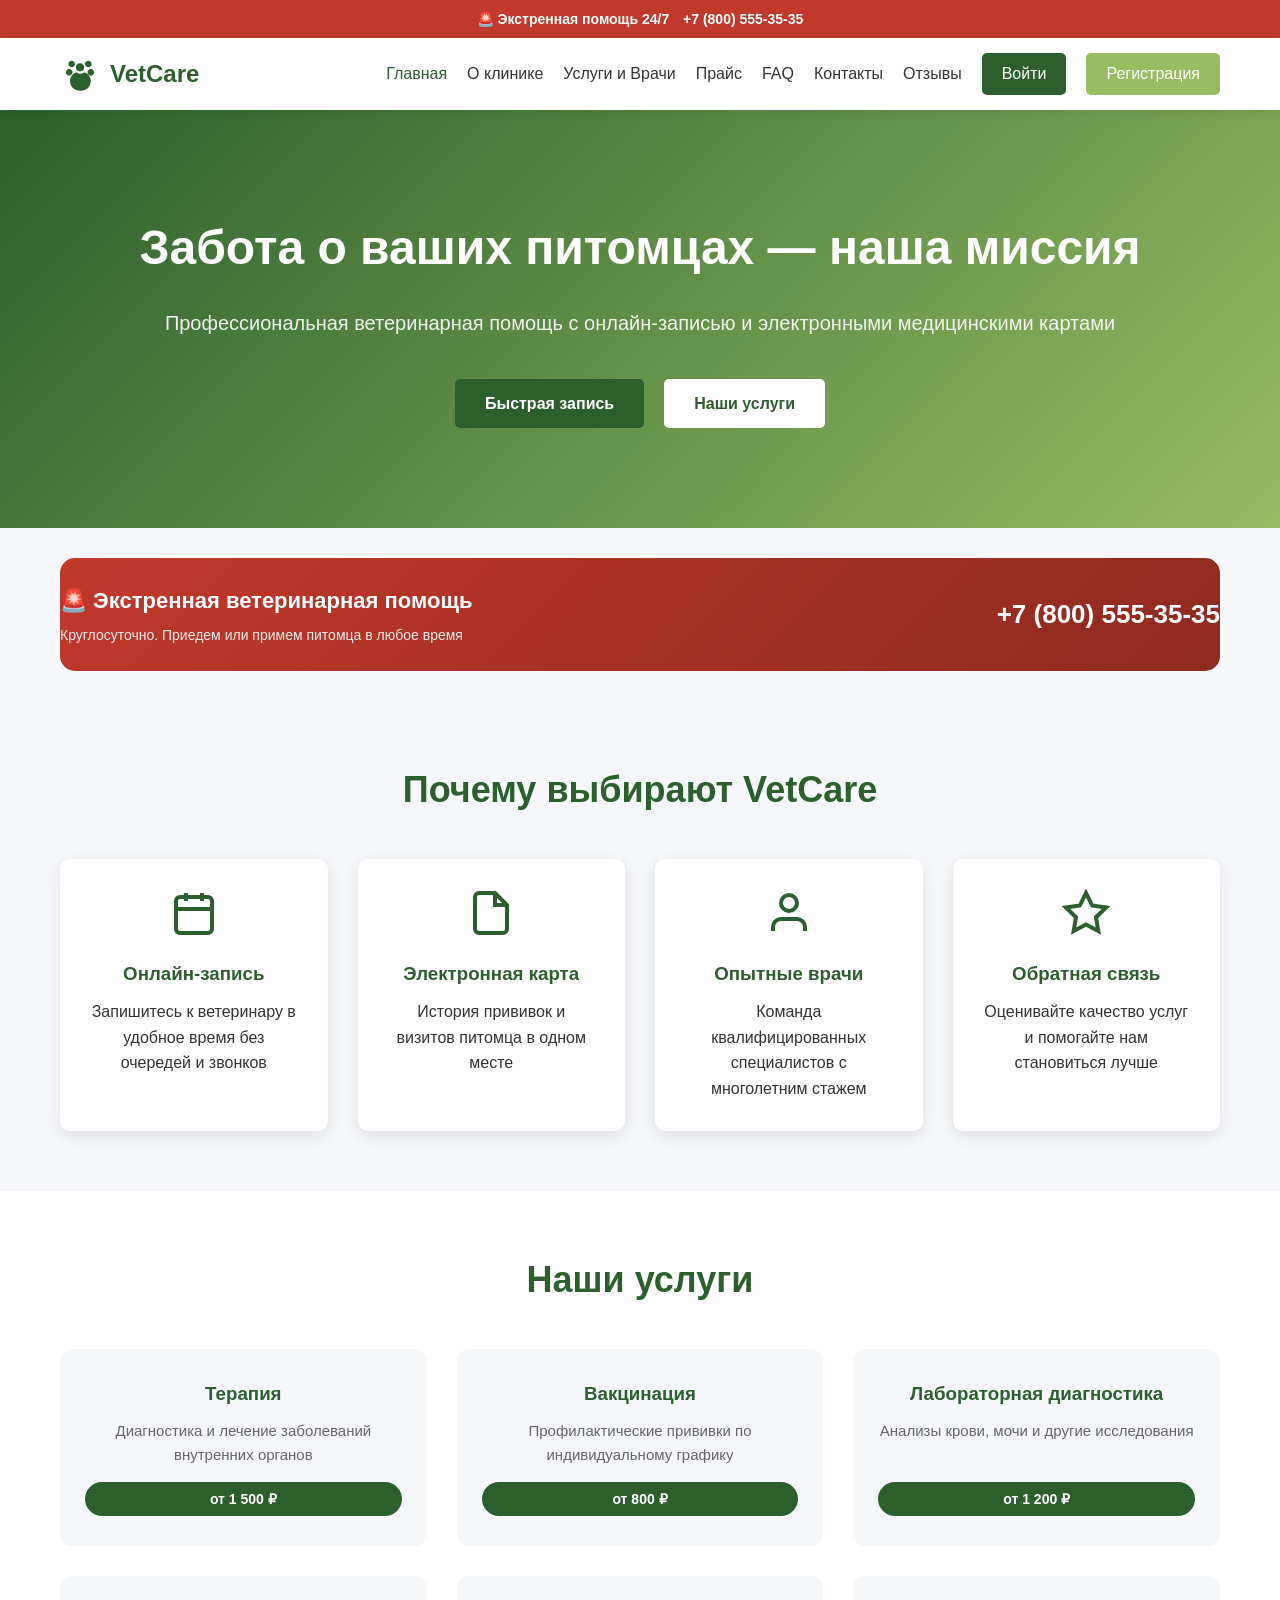
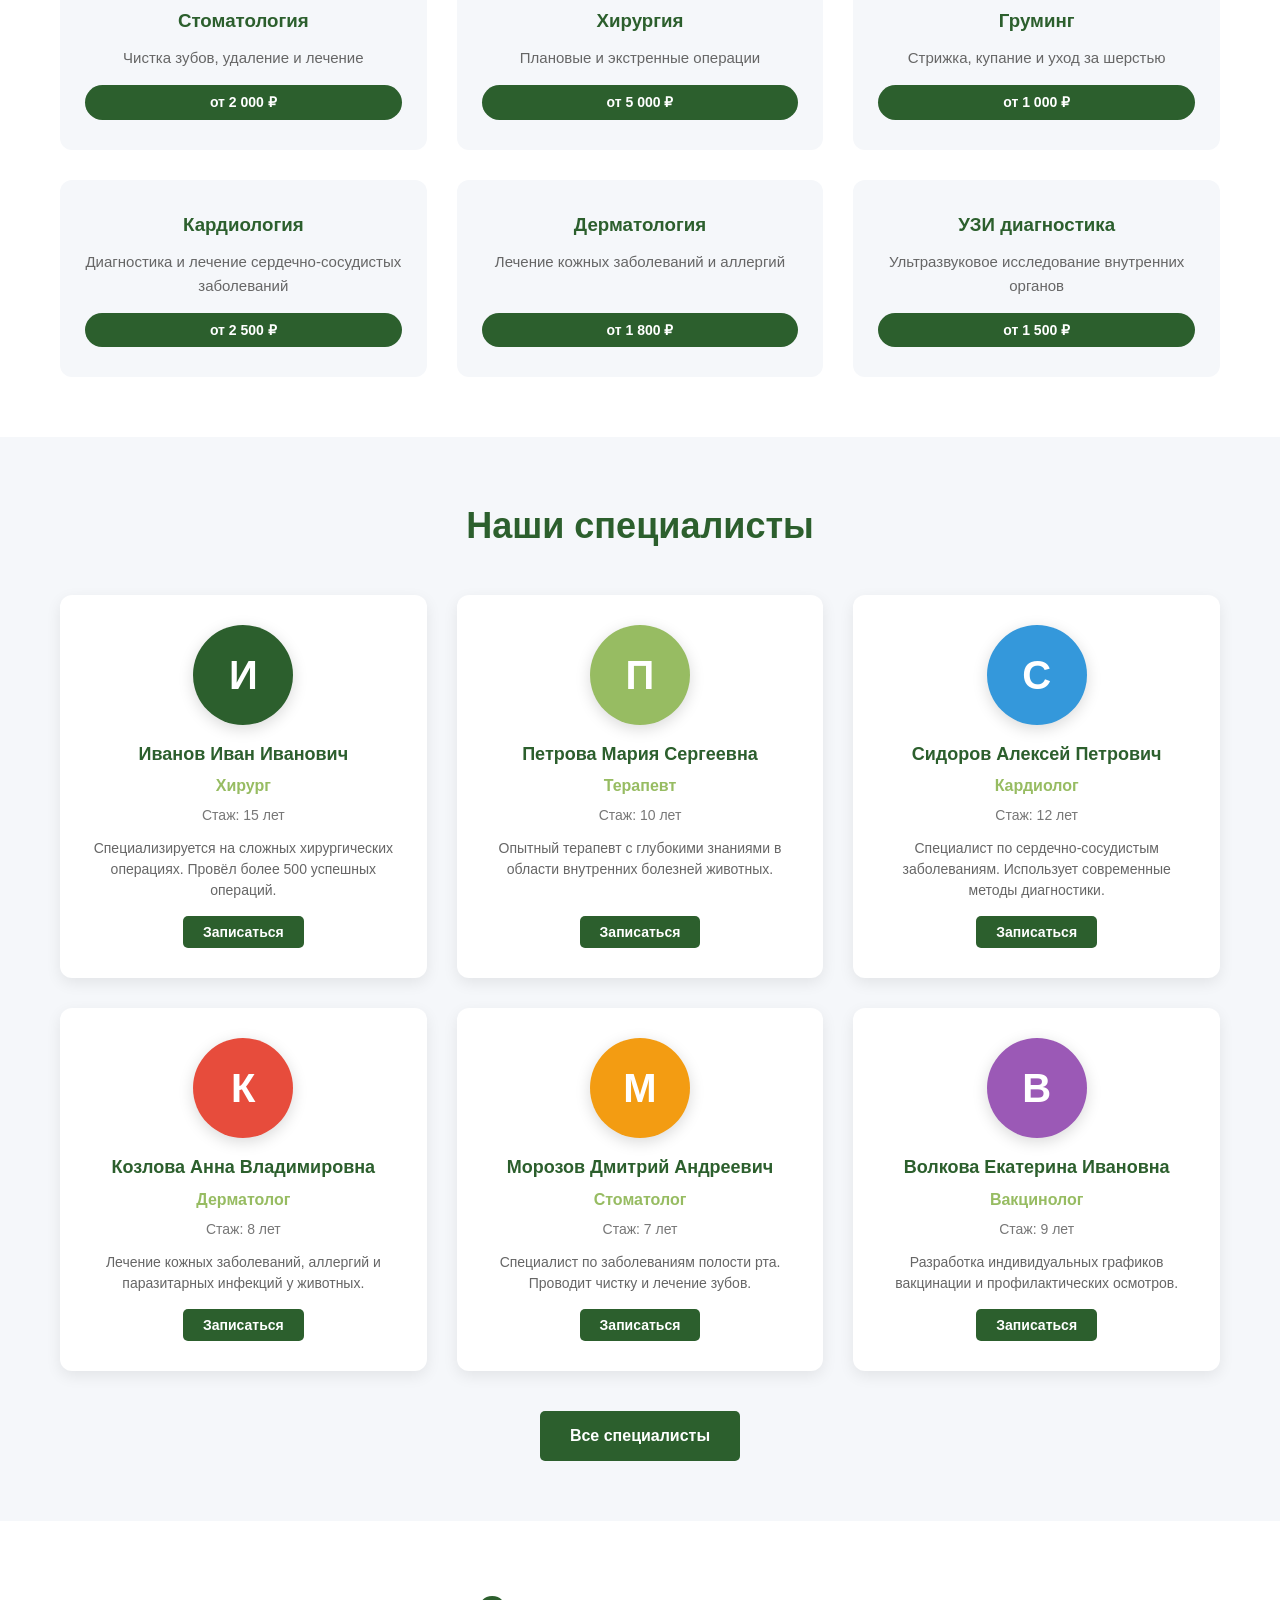
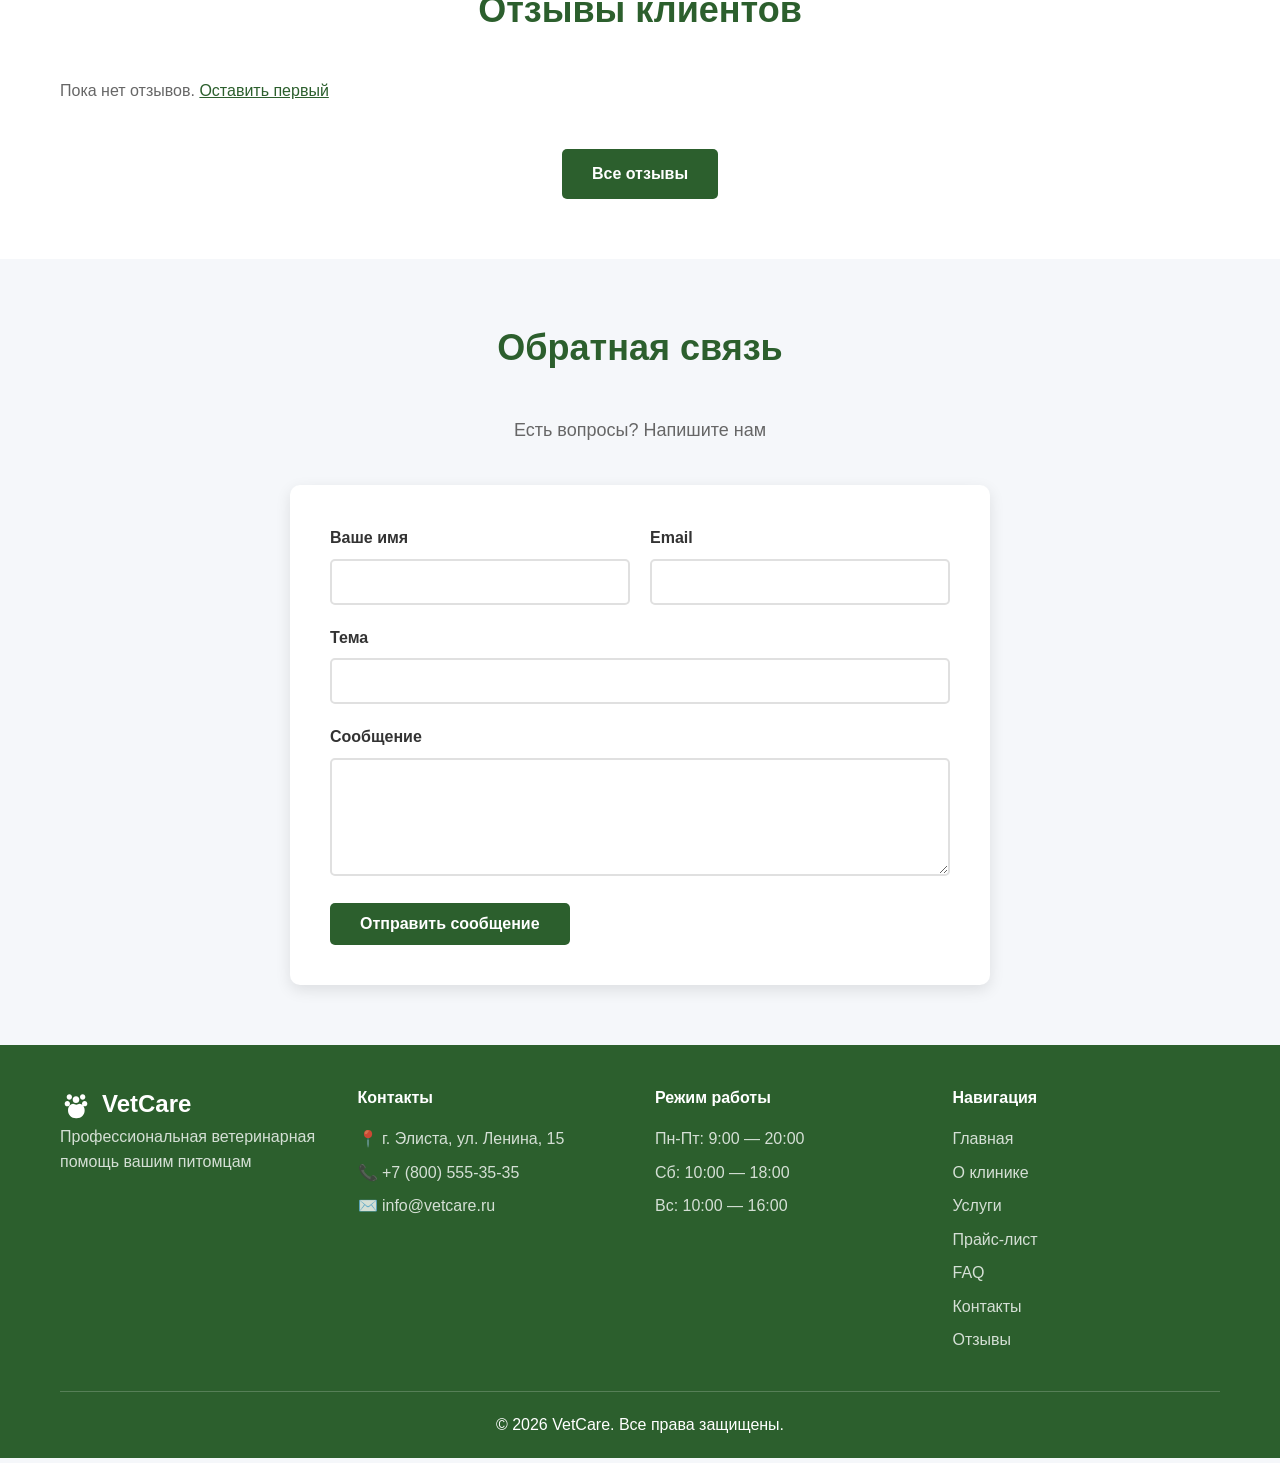
<file: index.html>
<!DOCTYPE html>
<html lang="ru">
<head>
    <meta charset="UTF-8">
    <meta name="viewport" content="width=device-width, initial-scale=1.0">
    <title>VetCare — Ветеринарная клиника в Элисте</title>
    <meta name="description" content="Ветеринарная клиника VetCare: онлайн-запись, опытные врачи, современное оборудование, экстренная помощь 24/7. Забота о ваших питомцах.">
    <meta property="og:title" content="VetCare — Ветеринарная клиника">
    <meta property="og:description" content="Профессиональная ветеринарная помощь с онлайн-записью и электронными медкартами.">
    <meta property="og:type" content="website">
    <meta property="og:image" content="icons/icon.svg">
    <meta name="theme-color" content="#2c5f2d">
    <link rel="manifest" href="manifest.json">
    <link rel="icon" href="icons/icon.svg" type="image/svg+xml">
    <link rel="stylesheet" href="css/style.css">
    <script type="application/ld+json">
    {
      "@context": "https://schema.org",
      "@type": "VeterinaryCare",
      "name": "VetCare",
      "image": "icons/icon.svg",
      "telephone": "+7 (800) 555-35-35",
      "email": "info@vetcare.ru",
      "address": {"@type": "PostalAddress", "streetAddress": "ул. Ленина, 15", "addressLocality": "Элиста", "addressCountry": "RU"},
      "openingHours": ["Mo-Fr 09:00-20:00", "Sa 10:00-18:00", "Su 10:00-16:00"],
      "priceRange": "₽₽"
    }
    </script>
</head>
<body>
    <!-- Экстренная полоса -->
    <div class="emergency-bar">
        🚨 Экстренная помощь 24/7 <a href="tel:+78005553535">+7 (800) 555-35-35</a>
    </div>

    <header class="header">
        <div class="container">
            <a href="index.html" class="logo">
                <svg class="logo-icon" width="40" height="40" viewBox="0 0 24 24" fill="#2c5f2d"><path d="M12 10.5c-1.5 0-2.5-1-2.5-2.5S10.5 5.5 12 5.5s2.5 1 2.5 2.5-1 2.5-2.5 2.5zM7 8c-1.1 0-2-.9-2-2s.9-2 2-2 2 .9 2 2-.9 2-2 2zm10 0c-1.1 0-2-.9-2-2s.9-2 2-2 2 .9 2 2-.9 2-2 2zM5.5 13c-1.1 0-2-.9-2-2s.9-2 2-2 2 .9 2 2-.9 2-2 2zm13 0c-1.1 0-2-.9-2-2s.9-2 2-2 2 .9 2 2-.9 2-2 2zM12 22c-3.5 0-6-2.5-6-6 0-2 1-3.5 2.5-4.5.8-.5 1.7-.5 2.5 0 .8.5 1.7.5 2.5 0 .8-.5 1.7-.5 2.5 0 1.5 1 2.5 2.5 2.5 4.5 0 3.5-2.5 6-6 6z"/></svg>
                <span class="logo-text">VetCare</span>
            </a>
            <nav class="nav"></nav>
            <button class="burger" onclick="toggleMenu()">☰</button>
        </div>
    </header>

    <section class="hero">
        <div class="container">
            <div class="hero-content">
                <h1 class="hero-title">Забота о ваших питомцах — наша миссия</h1>
                <p class="hero-subtitle">Профессиональная ветеринарная помощь с онлайн-записью и электронными медицинскими картами</p>
                <div class="hero-buttons">
                    <button class="btn btn-primary" onclick="openQuickAppointment(event)">Быстрая запись</button>
                    <a href="services.html" class="btn btn-secondary">Наши услуги</a>
                </div>
            </div>
        </div>
    </section>

    <section class="container">
        <div class="emergency-hero">
            <div class="container" style="padding:0;">
                <div>
                    <h2>🚨 Экстренная ветеринарная помощь</h2>
                    <p>Круглосуточно. Приедем или примем питомца в любое время</p>
                </div>
                <div class="emergency-phone"><a href="tel:+78005553535">+7 (800) 555-35-35</a></div>
            </div>
        </div>
    </section>

    <section class="features">
        <div class="container">
            <h2 class="section-title">Почему выбирают VetCare</h2>
            <div class="features-grid">
                <div class="feature-card">
                    <svg class="feature-icon" viewBox="0 0 24 24" fill="none" stroke="#2c5f2d" stroke-width="2"><rect x="3" y="4" width="18" height="18" rx="2"/><path d="M16 2v4M8 2v4M3 10h18"/></svg>
                    <h3>Онлайн-запись</h3>
                    <p>Запишитесь к ветеринару в удобное время без очередей и звонков</p>
                </div>
                <div class="feature-card">
                    <svg class="feature-icon" viewBox="0 0 24 24" fill="none" stroke="#2c5f2d" stroke-width="2"><path d="M14 2H6a2 2 0 0 0-2 2v16a2 2 0 0 0 2 2h12a2 2 0 0 0 2-2V8z"/><polyline points="14 2 14 8 20 8"/></svg>
                    <h3>Электронная карта</h3>
                    <p>История прививок и визитов питомца в одном месте</p>
                </div>
                <div class="feature-card">
                    <svg class="feature-icon" viewBox="0 0 24 24" fill="none" stroke="#2c5f2d" stroke-width="2"><path d="M20 21v-2a4 4 0 0 0-4-4H8a4 4 0 0 0-4 4v2"/><circle cx="12" cy="7" r="4"/></svg>
                    <h3>Опытные врачи</h3>
                    <p>Команда квалифицированных специалистов с многолетним стажем</p>
                </div>
                <div class="feature-card">
                    <svg class="feature-icon" viewBox="0 0 24 24" fill="none" stroke="#2c5f2d" stroke-width="2"><polygon points="12 2 15.09 8.26 22 9.27 17 14.14 18.18 21.02 12 17.77 5.82 21.02 7 14.14 2 9.27 8.91 8.26 12 2"/></svg>
                    <h3>Обратная связь</h3>
                    <p>Оценивайте качество услуг и помогайте нам становиться лучше</p>
                </div>
            </div>
        </div>
    </section>

    <section class="services-preview">
        <div class="container">
            <h2 class="section-title">Наши услуги</h2>
            <div class="services-grid" id="servicesGrid"></div>
        </div>
    </section>

    <section class="doctors-preview">
        <div class="container">
            <h2 class="section-title">Наши специалисты</h2>
            <div class="doctors-grid" id="doctorsGrid"></div>
            <div class="text-center" style="margin-top:30px;">
                <a href="services.html" class="btn btn-primary">Все специалисты</a>
            </div>
        </div>
    </section>

    <section class="reviews-preview" style="background:#fff;">
        <div class="container">
            <h2 class="section-title">Отзывы клиентов</h2>
            <div class="reviews-carousel" id="homeReviews"></div>
            <div class="text-center" style="margin-top:30px;">
                <a href="reviews.html" class="btn btn-primary">Все отзывы</a>
            </div>
        </div>
    </section>

    <section class="feedback-section">
        <div class="container">
            <h2 class="section-title">Обратная связь</h2>
            <p class="section-subtitle">Есть вопросы? Напишите нам</p>
            <form class="feedback-form" id="feedbackForm">
                <div class="form-row">
                    <div class="form-group">
                        <label for="fb-name">Ваше имя</label>
                        <input type="text" id="fb-name" name="name" required maxlength="80">
                    </div>
                    <div class="form-group">
                        <label for="fb-email">Email</label>
                        <input type="email" id="fb-email" name="email" required maxlength="120">
                    </div>
                </div>
                <div class="form-group">
                    <label for="fb-subject">Тема</label>
                    <input type="text" id="fb-subject" name="subject" required maxlength="120">
                </div>
                <div class="form-group">
                    <label for="fb-message">Сообщение</label>
                    <textarea id="fb-message" name="message" rows="5" required maxlength="1000"></textarea>
                </div>
                <button type="submit" class="btn btn-primary">Отправить сообщение</button>
            </form>
        </div>
    </section>

    <footer class="footer">
        <div class="container">
            <div class="footer-grid">
                <div class="footer-col">
                    <div class="logo">
                        <svg width="32" height="32" viewBox="0 0 24 24" fill="#fff"><path d="M12 10.5c-1.5 0-2.5-1-2.5-2.5S10.5 5.5 12 5.5s2.5 1 2.5 2.5-1 2.5-2.5 2.5zM7 8c-1.1 0-2-.9-2-2s.9-2 2-2 2 .9 2 2-.9 2-2 2zm10 0c-1.1 0-2-.9-2-2s.9-2 2-2 2 .9 2 2-.9 2-2 2zM5.5 13c-1.1 0-2-.9-2-2s.9-2 2-2 2 .9 2 2-.9 2-2 2zm13 0c-1.1 0-2-.9-2-2s.9-2 2-2 2 .9 2 2-.9 2-2 2zM12 22c-3.5 0-6-2.5-6-6 0-2 1-3.5 2.5-4.5.8-.5 1.7-.5 2.5 0 .8.5 1.7.5 2.5 0 .8-.5 1.7-.5 2.5 0 1.5 1 2.5 2.5 2.5 4.5 0 3.5-2.5 6-6 6z"/></svg>
                        <span class="logo-text">VetCare</span>
                    </div>
                    <p>Профессиональная ветеринарная помощь вашим питомцам</p>
                </div>
                <div class="footer-col">
                    <h4>Контакты</h4>
                    <p>📍 г. Элиста, ул. Ленина, 15</p>
                    <p>📞 +7 (800) 555-35-35</p>
                    <p>✉️ info@vetcare.ru</p>
                </div>
                <div class="footer-col">
                    <h4>Режим работы</h4>
                    <p>Пн-Пт: 9:00 — 20:00</p>
                    <p>Сб: 10:00 — 18:00</p>
                    <p>Вс: 10:00 — 16:00</p>
                </div>
                <div class="footer-col">
                    <h4>Навигация</h4>
                    <a href="index.html">Главная</a>
                    <a href="about.html">О клинике</a>
                    <a href="services.html">Услуги</a>
                    <a href="prices.html">Прайс-лист</a>
                    <a href="faq.html">FAQ</a>
                    <a href="contacts.html">Контакты</a>
                    <a href="reviews.html">Отзывы</a>
                </div>
            </div>
            <div class="footer-bottom"><p>© 2026 VetCare. Все права защищены.</p></div>
        </div>
    </footer>

    <!-- Модалка быстрой записи -->
    <div class="modal-overlay" id="quickAppointmentModal">
        <div class="modal">
            <button class="modal-close" onclick="closeQuickAppointment()">×</button>
            <h2>📅 Быстрая запись</h2>
            <p style="color:#666;margin-bottom:20px;">Оставьте телефон — перезвоним в течение 15 минут</p>
            <form id="quickAppointmentForm">
                <div class="form-group">
                    <label for="quick-name">Ваше имя</label>
                    <input type="text" id="quick-name" required maxlength="80">
                </div>
                <div class="form-group">
                    <label for="quick-phone">Телефон</label>
                    <input type="tel" id="quick-phone" required placeholder="+7 (___) ___-__-__">
                </div>
                <div class="form-group">
                    <label for="quick-service">Услуга</label>
                    <select id="quick-service" required></select>
                </div>
                <button type="submit" class="btn btn-primary btn-block">Записаться</button>
            </form>
        </div>
    </div>

    <!-- Sticky-кнопка -->
    <a href="#" class="sticky-appointment" onclick="openQuickAppointment(event)">📅 Записаться на приём</a>

    <button id="scrollToTopBtn" class="scroll-to-top" title="Наверх">
        <svg viewBox="0 0 24 24" fill="none" stroke="currentColor" stroke-width="2.5"><line x1="12" y1="19" x2="12" y2="5"/><polyline points="5 12 12 5 19 12"/></svg>
    </button>

    <script src="js/data.js"></script>
    <script src="js/utils.js"></script>
    <script src="js/script.js"></script>
    <script>
        // Карусель отзывов на главной
        document.addEventListener('DOMContentLoaded', () => {
            const box = document.getElementById('homeReviews');
            if (!box) return;
            const reviews = JSON.parse(localStorage.getItem('vetcare_reviews') || '[]').slice(0, 6);
            if (!reviews.length) {
                box.innerHTML = '<p style="color:#666;">Пока нет отзывов. <a href="reviews.html" style="color:#2c5f2d;">Оставить первый</a></p>';
                return;
            }
            box.innerHTML = reviews.map(r => `
                <div class="review-card">
                    <div class="review-header">
                        <div class="review-author">
                            <div class="review-avatar">${(r.user_name || '?').charAt(0).toUpperCase()}</div>
                            <div>
                                <h4>${escapeHtml(r.user_name || 'Аноним')}</h4>
                                <p class="review-date">${escapeHtml(r.date || '')}</p>
                            </div>
                        </div>
                        <div class="review-rating">${'★'.repeat(+r.rating)}</div>
                    </div>
                    <div class="review-doctor">Врач: ${escapeHtml(r.doctor_name || '')}</div>
                    <p class="review-text">${escapeHtml(r.comment || '')}</p>
                </div>
            `).join('');
        });
    </script>
</body>
</html>
</file>
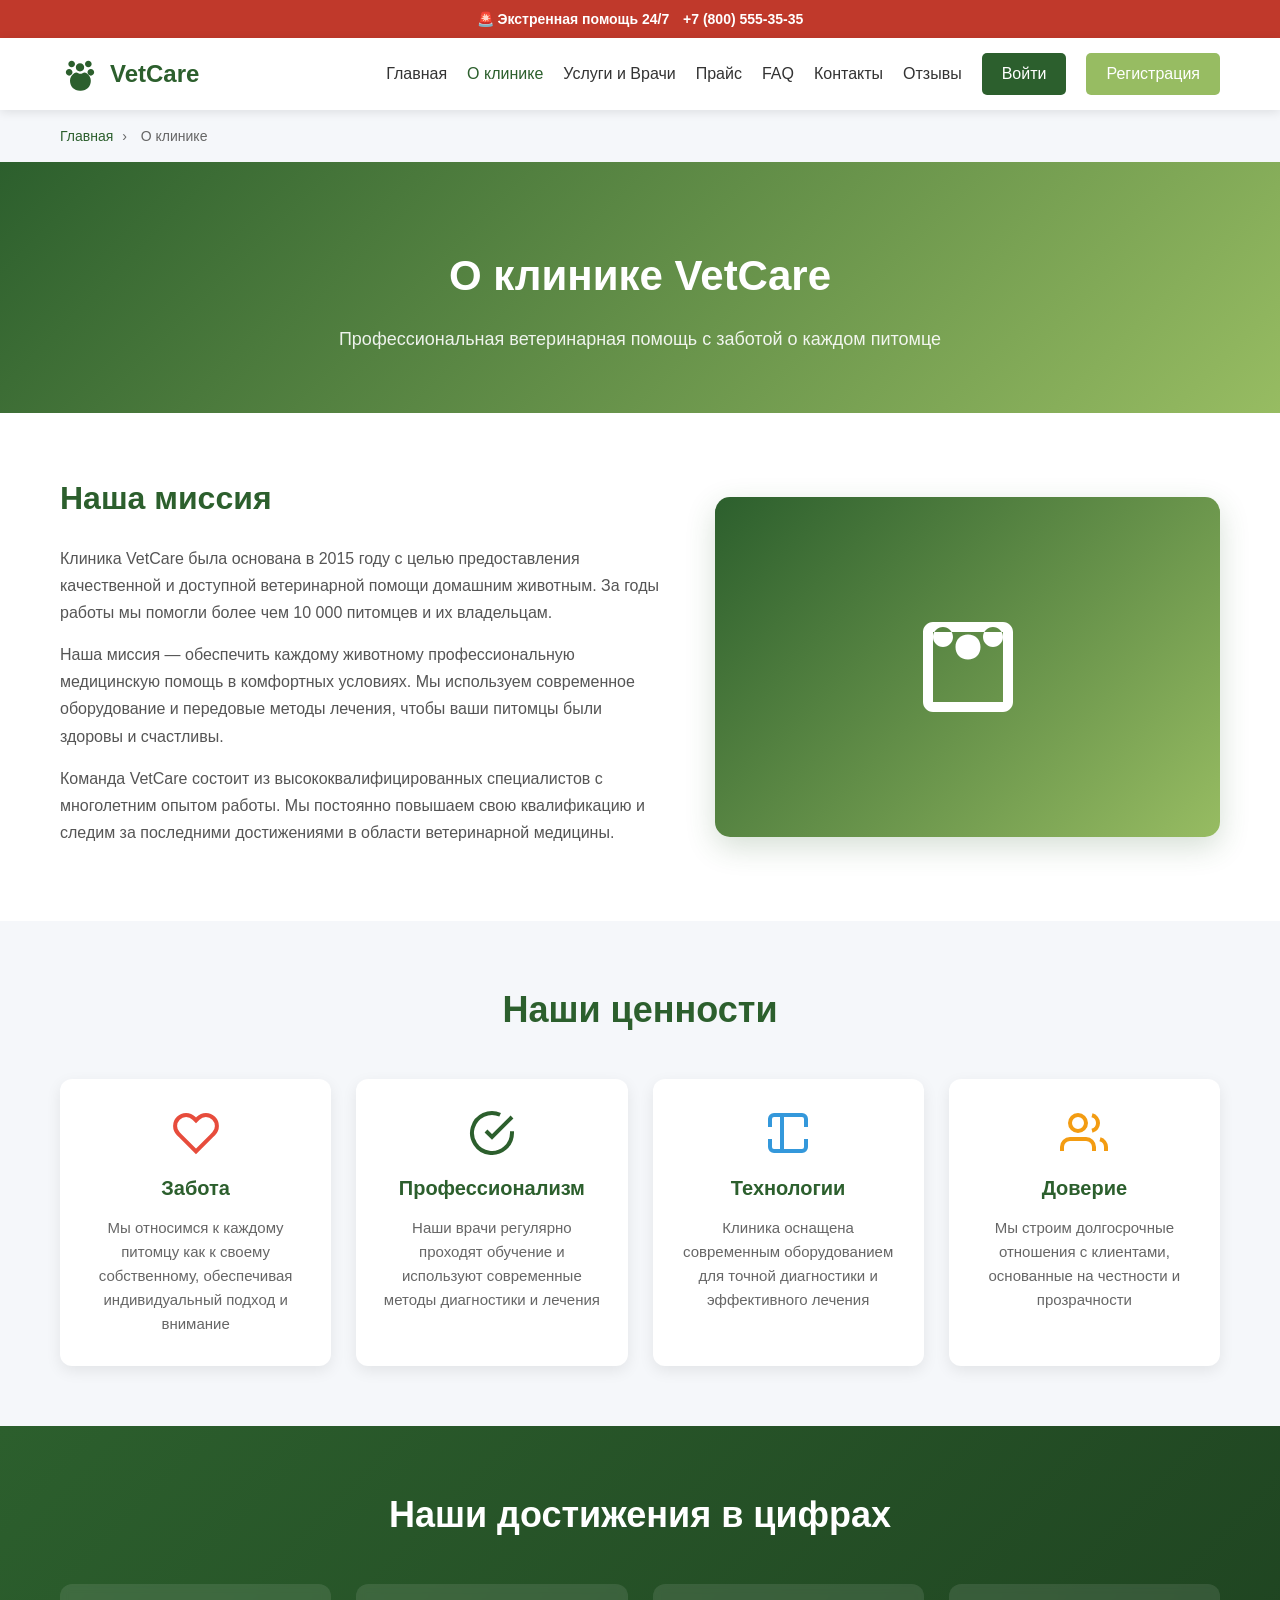
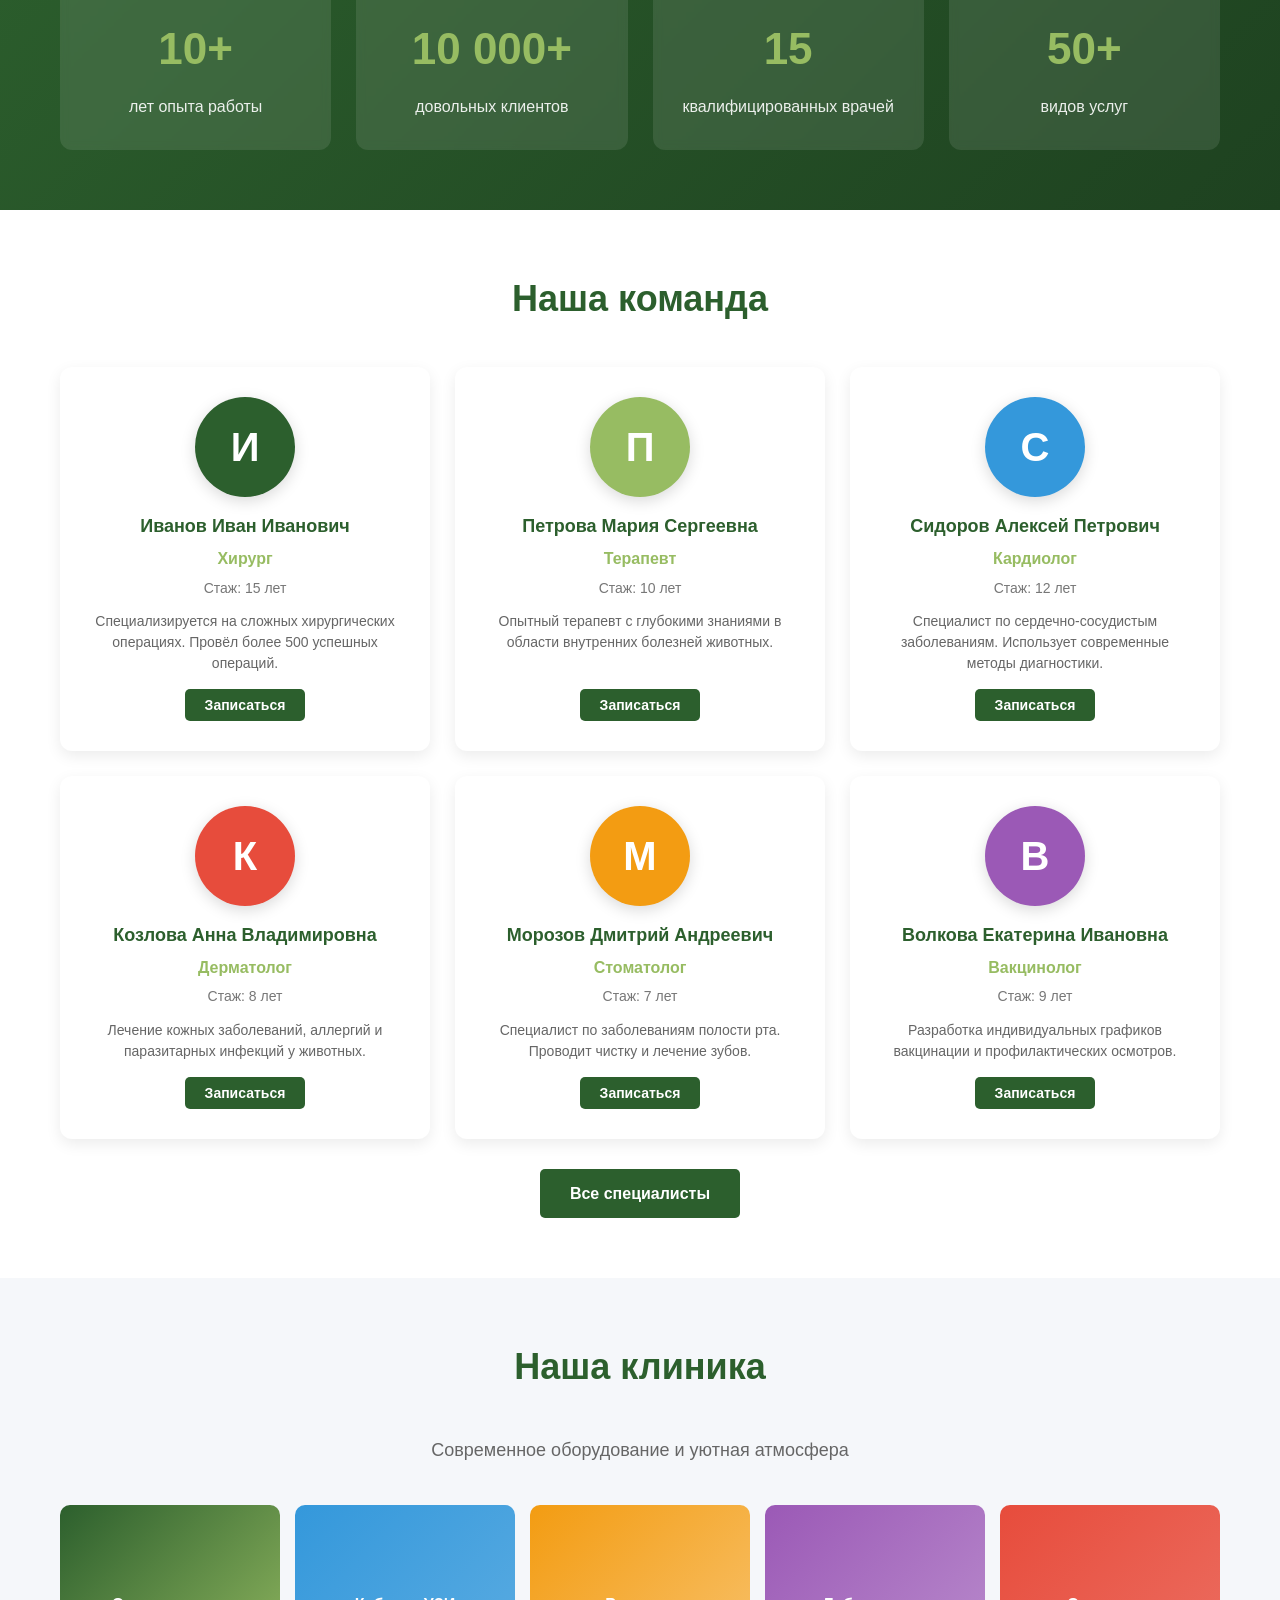
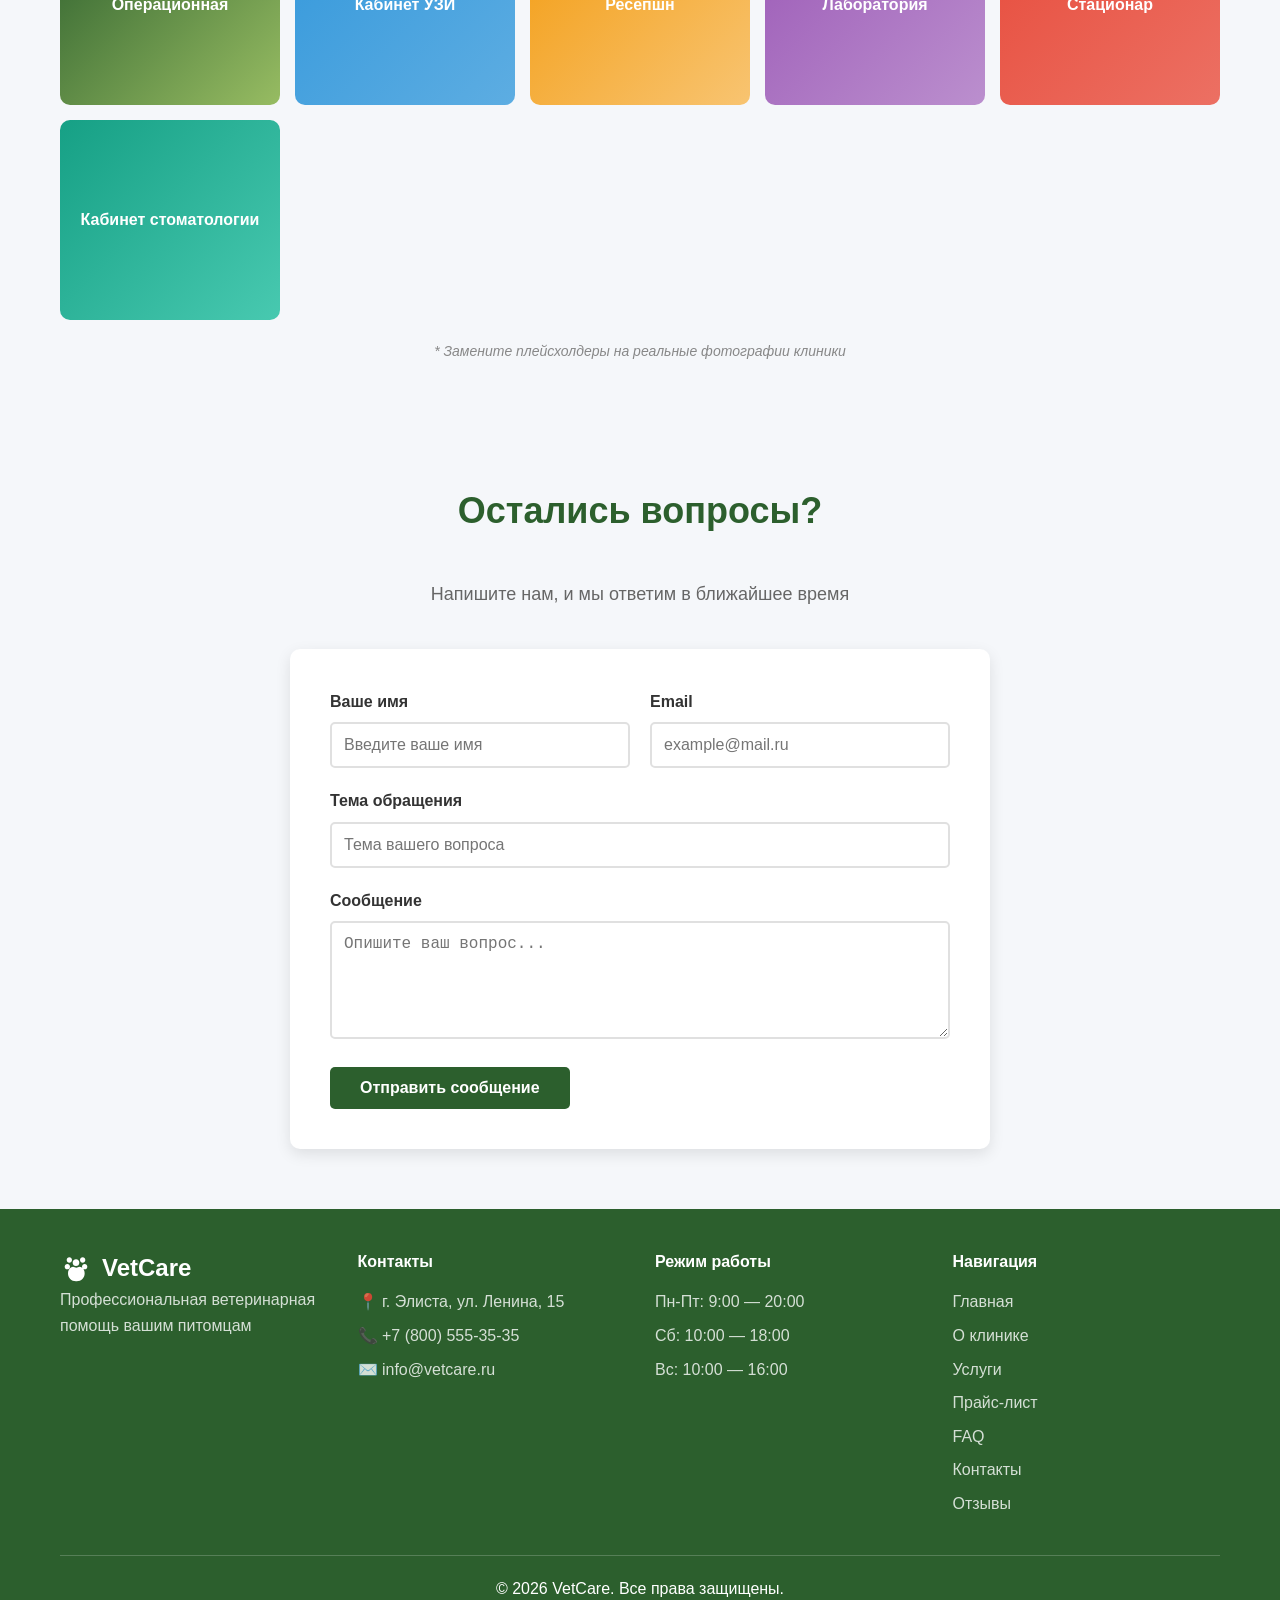
<file: about.html>
<!DOCTYPE html>
<html lang="ru">
<head>
    <meta charset="UTF-8">
    <meta name="viewport" content="width=device-width, initial-scale=1.0">
    <title>О клинике — VetCare</title>
    <meta name="description" content="О ветеринарной клинике VetCare: миссия, ценности, команда, 10 лет опыта, 10 000+ питомцев.">
    <meta property="og:title" content="О клинике VetCare">
    <meta property="og:description" content="Профессиональная ветеринарная помощь с заботой о каждом питомце.">
    <meta property="og:type" content="website">
    <meta property="og:image" content="icons/icon.svg">
    <meta name="theme-color" content="#2c5f2d">
    <link rel="manifest" href="manifest.json">
    <link rel="icon" href="icons/icon.svg" type="image/svg+xml">
    <link rel="stylesheet" href="css/style.css">
</head>
<body>
    <div class="emergency-bar">
        🚨 Экстренная помощь 24/7 <a href="tel:+78005553535">+7 (800) 555-35-35</a>
    </div>

    <header class="header">
        <div class="container">
            <a href="index.html" class="logo">
                <svg class="logo-icon" width="40" height="40" viewBox="0 0 24 24" fill="#2c5f2d">
                    <path d="M12 10.5c-1.5 0-2.5-1-2.5-2.5S10.5 5.5 12 5.5s2.5 1 2.5 2.5-1 2.5-2.5 2.5zM7 8c-1.1 0-2-.9-2-2s.9-2 2-2 2 .9 2 2-.9 2-2 2zm10 0c-1.1 0-2-.9-2-2s.9-2 2-2 2 .9 2 2-.9 2-2 2zM5.5 13c-1.1 0-2-.9-2-2s.9-2 2-2 2 .9 2 2-.9 2-2 2zm13 0c-1.1 0-2-.9-2-2s.9-2 2-2 2 .9 2 2-.9 2-2 2zM12 22c-3.5 0-6-2.5-6-6 0-2 1-3.5 2.5-4.5.8-.5 1.7-.5 2.5 0 .8.5 1.7.5 2.5 0 .8-.5 1.7-.5 2.5 0 1.5 1 2.5 2.5 2.5 4.5 0 3.5-2.5 6-6 6z"/>
                </svg>
                <span class="logo-text">VetCare</span>
            </a>
            <nav class="nav"></nav>
            <button class="burger" onclick="toggleMenu()">☰</button>
        </div>
    </header>

    <nav class="breadcrumbs container"></nav>

    <section class="page-hero">
        <div class="container">
            <h1>О клинике VetCare</h1>
            <p>Профессиональная ветеринарная помощь с заботой о каждом питомце</p>
        </div>
    </section>

    <section class="about-section">
        <div class="container">
            <div class="about-content">
                <div class="about-text">
                    <h2>Наша миссия</h2>
                    <p>Клиника VetCare была основана в 2015 году с целью предоставления качественной и доступной ветеринарной помощи домашним животным. За годы работы мы помогли более чем 10 000 питомцев и их владельцам.</p>
                    <p>Наша миссия — обеспечить каждому животному профессиональную медицинскую помощь в комфортных условиях. Мы используем современное оборудование и передовые методы лечения, чтобы ваши питомцы были здоровы и счастливы.</p>
                    <p>Команда VetCare состоит из высококвалифицированных специалистов с многолетним опытом работы. Мы постоянно повышаем свою квалификацию и следим за последними достижениями в области ветеринарной медицины.</p>
                </div>
                <div class="about-image">
                    <div class="about-image-placeholder">
                        <svg width="120" height="120" viewBox="0 0 24 24" fill="white">
                            <path d="M19 3H5c-1.1 0-2 .9-2 2v14c0 1.1.9 2 2 2h14c1.1 0 2-.9 2-2V5c0-1.1-.9-2-2-2zm0 16H5V5h14v14zM12 10.5c-1.5 0-2.5-1-2.5-2.5S10.5 5.5 12 5.5s2.5 1 2.5 2.5-1 2.5-2.5 2.5zM7 8c-1.1 0-2-.9-2-2s.9-2 2-2 2 .9 2 2-.9 2-2 2zm10 0c-1.1 0-2-.9-2-2s.9-2 2-2 2 .9 2 2-.9 2-2 2z"/>
                        </svg>
                    </div>
                </div>
            </div>
        </div>
    </section>

    <section class="values-section">
        <div class="container">
            <h2 class="section-title">Наши ценности</h2>
            <div class="values-grid">
                <div class="value-card">
                    <svg class="value-icon" viewBox="0 0 24 24" fill="none" stroke="#e74c3c" stroke-width="2"><path d="M20.84 4.61a5.5 5.5 0 0 0-7.78 0L12 5.67l-1.06-1.06a5.5 5.5 0 0 0-7.78 7.78l1.06 1.06L12 21.23l7.78-7.78 1.06-1.06a5.5 5.5 0 0 0 0-7.78z"/></svg>
                    <h3>Забота</h3>
                    <p>Мы относимся к каждому питомцу как к своему собственному, обеспечивая индивидуальный подход и внимание</p>
                </div>
                <div class="value-card">
                    <svg class="value-icon" viewBox="0 0 24 24" fill="none" stroke="#2c5f2d" stroke-width="2"><path d="M22 11.08V12a10 10 0 1 1-5.93-9.14"/><polyline points="22 4 12 14.01 9 11.01"/></svg>
                    <h3>Профессионализм</h3>
                    <p>Наши врачи регулярно проходят обучение и используют современные методы диагностики и лечения</p>
                </div>
                <div class="value-card">
                    <svg class="value-icon" viewBox="0 0 24 24" fill="none" stroke="#3498db" stroke-width="2"><path d="M9 3H5a2 2 0 0 0-2 2v4m6-6h10a2 2 0 0 1 2 2v4M9 3v18m0 0h10a2 2 0 0 0 2-2v-4M9 21H5a2 2 0 0 1-2-2v-4"/></svg>
                    <h3>Технологии</h3>
                    <p>Клиника оснащена современным оборудованием для точной диагностики и эффективного лечения</p>
                </div>
                <div class="value-card">
                    <svg class="value-icon" viewBox="0 0 24 24" fill="none" stroke="#f39c12" stroke-width="2"><path d="M17 21v-2a4 4 0 0 0-4-4H5a4 4 0 0 0-4 4v2"/><circle cx="9" cy="7" r="4"/><path d="M23 21v-2a4 4 0 0 0-3-3.87M16 3.13a4 4 0 0 1 0 7.75"/></svg>
                    <h3>Доверие</h3>
                    <p>Мы строим долгосрочные отношения с клиентами, основанные на честности и прозрачности</p>
                </div>
            </div>
        </div>
    </section>

    <section class="stats-section">
        <div class="container">
            <h2 class="section-title">Наши достижения в цифрах</h2>
            <div class="stats-grid">
                <div class="stat-card">
                    <div class="stat-number">10+</div>
                    <div class="stat-label">лет опыта работы</div>
                </div>
                <div class="stat-card">
                    <div class="stat-number">10 000+</div>
                    <div class="stat-label">довольных клиентов</div>
                </div>
                <div class="stat-card">
                    <div class="stat-number">15</div>
                    <div class="stat-label">квалифицированных врачей</div>
                </div>
                <div class="stat-card">
                    <div class="stat-number">50+</div>
                    <div class="stat-label">видов услуг</div>
                </div>
            </div>
        </div>
    </section>

    <section class="team-section">
        <div class="container">
            <h2 class="section-title">Наша команда</h2>
            <div class="doctors-grid-full" id="doctorsGrid"></div>
            <div class="text-center" style="margin-top:30px;">
                <a href="services.html" class="btn btn-primary">Все специалисты</a>
            </div>
        </div>
    </section>

    <section class="gallery-section" style="background:#f5f7fa;">
        <div class="container">
            <h2 class="section-title">Наша клиника</h2>
            <p class="section-subtitle">Современное оборудование и уютная атмосфера</p>
            <div class="gallery-grid">
                <div class="gallery-item">Операционная</div>
                <div class="gallery-item">Кабинет УЗИ</div>
                <div class="gallery-item">Ресепшн</div>
                <div class="gallery-item">Лаборатория</div>
                <div class="gallery-item">Стационар</div>
                <div class="gallery-item">Кабинет стоматологии</div>
            </div>
            <p style="text-align:center;color:#888;margin-top:20px;font-size:14px;font-style:italic;">* Замените плейсхолдеры на реальные фотографии клиники</p>
        </div>
    </section>

    <section class="feedback-section">
        <div class="container">
            <h2 class="section-title">Остались вопросы?</h2>
            <p class="section-subtitle">Напишите нам, и мы ответим в ближайшее время</p>
            <form class="feedback-form" id="feedbackForm">
                <div class="form-row">
                    <div class="form-group">
                        <label for="fb-name">Ваше имя</label>
                        <input type="text" id="fb-name" name="name" required maxlength="80" placeholder="Введите ваше имя">
                    </div>
                    <div class="form-group">
                        <label for="fb-email">Email</label>
                        <input type="email" id="fb-email" name="email" required maxlength="120" placeholder="example@mail.ru">
                    </div>
                </div>
                <div class="form-group">
                    <label for="fb-subject">Тема обращения</label>
                    <input type="text" id="fb-subject" name="subject" required maxlength="120" placeholder="Тема вашего вопроса">
                </div>
                <div class="form-group">
                    <label for="fb-message">Сообщение</label>
                    <textarea id="fb-message" name="message" rows="5" required maxlength="1000" placeholder="Опишите ваш вопрос..."></textarea>
                </div>
                <button type="submit" class="btn btn-primary">Отправить сообщение</button>
            </form>
        </div>
    </section>

    <footer class="footer">
        <div class="container">
            <div class="footer-grid">
                <div class="footer-col">
                    <div class="logo">
                        <svg width="32" height="32" viewBox="0 0 24 24" fill="#fff">
                            <path d="M12 10.5c-1.5 0-2.5-1-2.5-2.5S10.5 5.5 12 5.5s2.5 1 2.5 2.5-1 2.5-2.5 2.5zM7 8c-1.1 0-2-.9-2-2s.9-2 2-2 2 .9 2 2-.9 2-2 2zm10 0c-1.1 0-2-.9-2-2s.9-2 2-2 2 .9 2 2-.9 2-2 2zM5.5 13c-1.1 0-2-.9-2-2s.9-2 2-2 2 .9 2 2-.9 2-2 2zm13 0c-1.1 0-2-.9-2-2s.9-2 2-2 2 .9 2 2-.9 2-2 2zM12 22c-3.5 0-6-2.5-6-6 0-2 1-3.5 2.5-4.5.8-.5 1.7-.5 2.5 0 .8.5 1.7.5 2.5 0 .8-.5 1.7-.5 2.5 0 1.5 1 2.5 2.5 2.5 4.5 0 3.5-2.5 6-6 6z"/>
                        </svg>
                        <span class="logo-text">VetCare</span>
                    </div>
                    <p>Профессиональная ветеринарная помощь вашим питомцам</p>
                </div>
                <div class="footer-col">
                    <h4>Контакты</h4>
                    <p>📍 г. Элиста, ул. Ленина, 15</p>
                    <p>📞 +7 (800) 555-35-35</p>
                    <p>✉️ info@vetcare.ru</p>
                </div>
                <div class="footer-col">
                    <h4>Режим работы</h4>
                    <p>Пн-Пт: 9:00 — 20:00</p>
                    <p>Сб: 10:00 — 18:00</p>
                    <p>Вс: 10:00 — 16:00</p>
                </div>
                <div class="footer-col">
                    <h4>Навигация</h4>
                    <a href="index.html">Главная</a>
                    <a href="about.html">О клинике</a>
                    <a href="services.html">Услуги</a>
                    <a href="prices.html">Прайс-лист</a>
                    <a href="faq.html">FAQ</a>
                    <a href="contacts.html">Контакты</a>
                    <a href="reviews.html">Отзывы</a>
                </div>
            </div>
            <div class="footer-bottom">
                <p>© 2026 VetCare. Все права защищены.</p>
            </div>
        </div>
    </footer>

    <button id="scrollToTopBtn" class="scroll-to-top" title="Вернуться наверх">
        <svg viewBox="0 0 24 24" fill="none" stroke="currentColor" stroke-width="2.5" stroke-linecap="round" stroke-linejoin="round">
            <line x1="12" y1="19" x2="12" y2="5"></line>
            <polyline points="5 12 12 5 19 12"></polyline>
        </svg>
    </button>

    <script src="js/data.js"></script>
    <script src="js/utils.js"></script>
    <script src="js/script.js"></script>
</body>
</html>
</file>
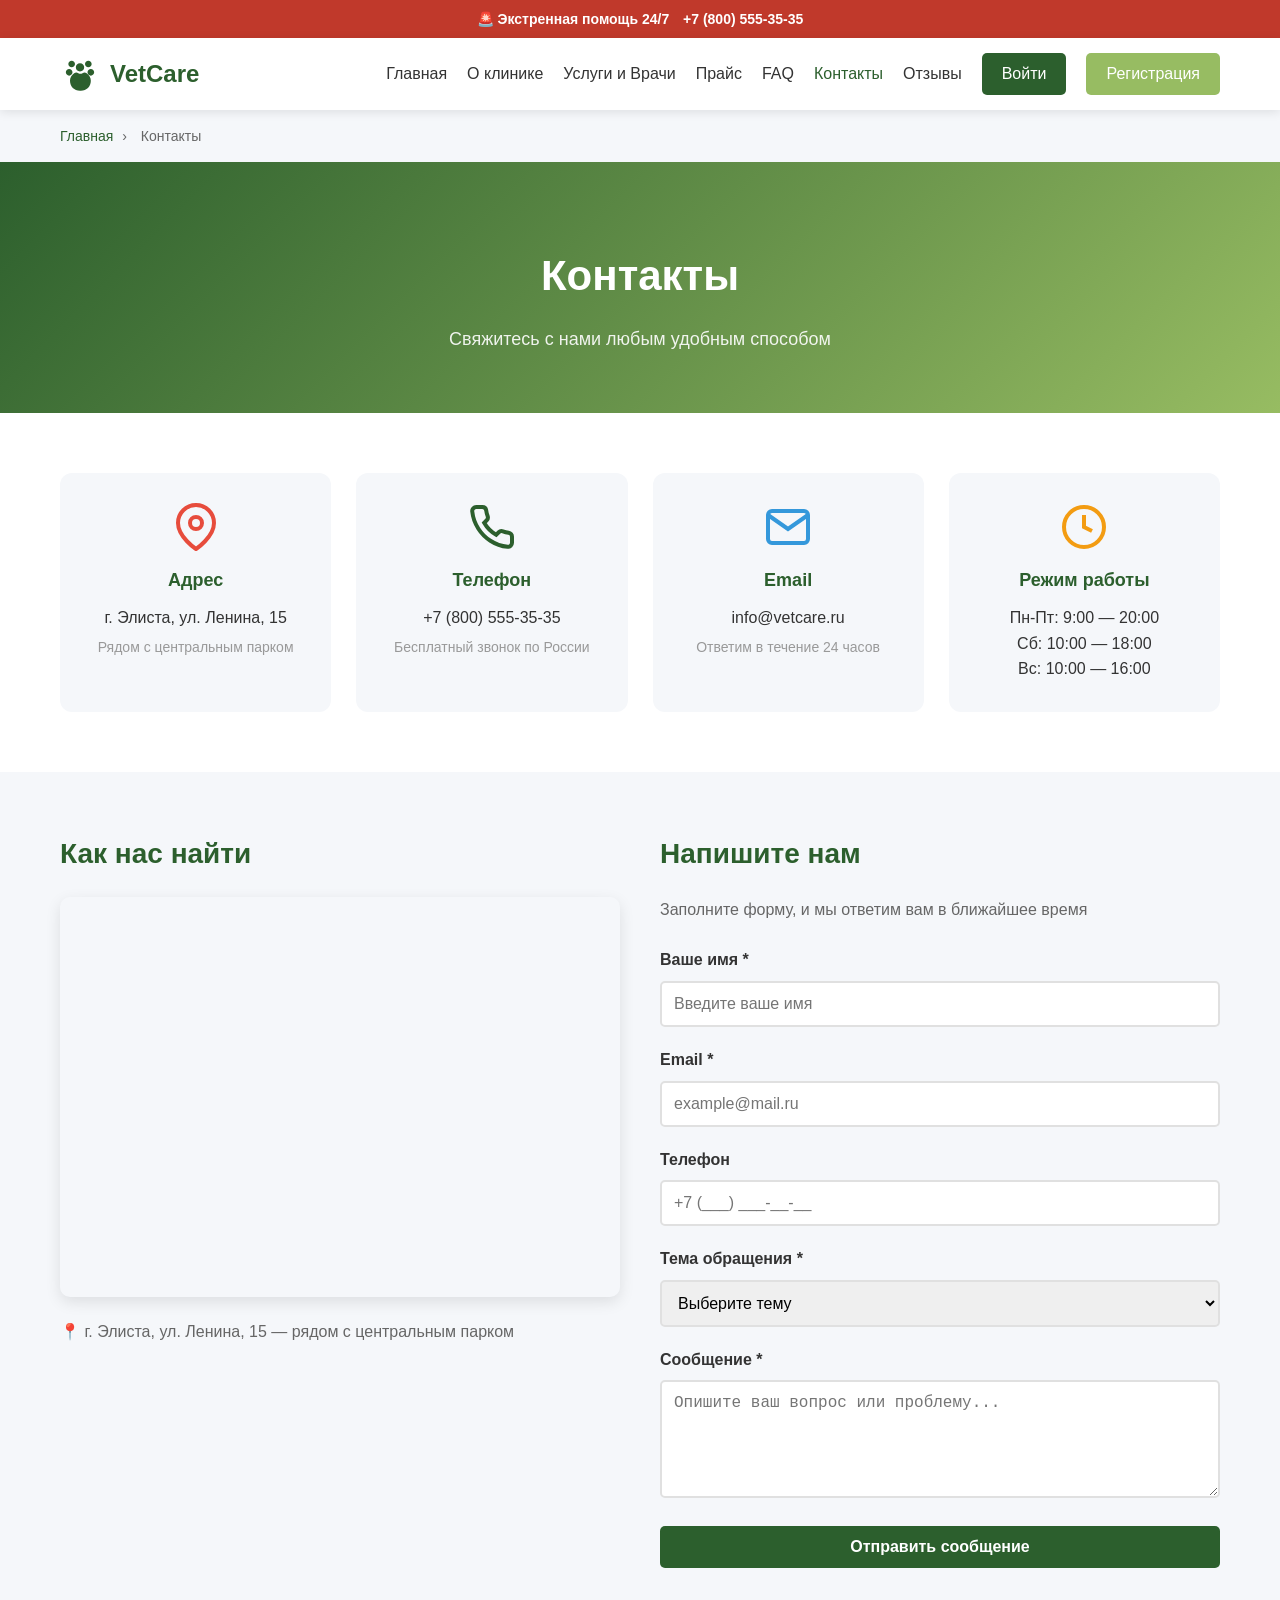
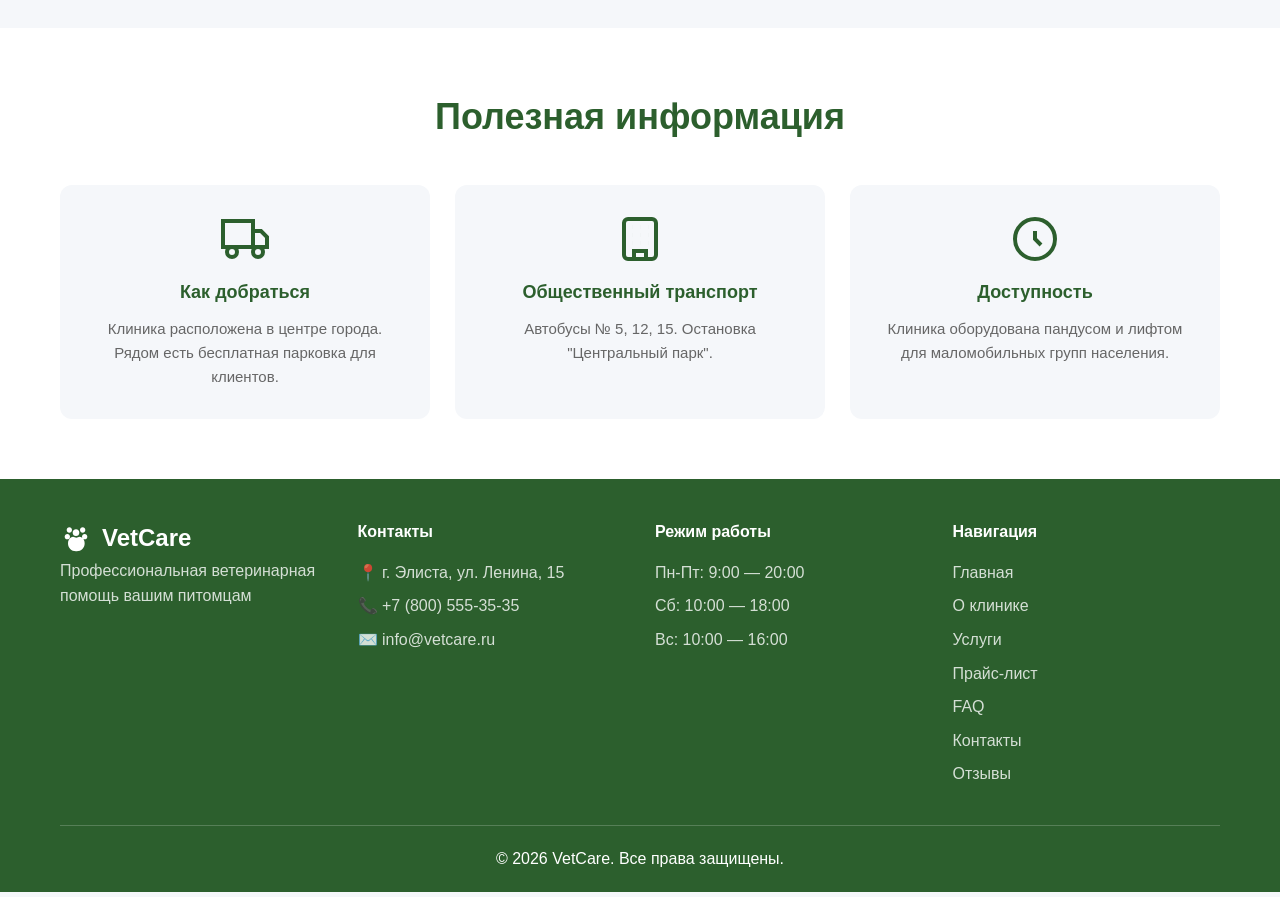
<file: contacts.html>
<!DOCTYPE html>
<html lang="ru">
<head>
    <meta charset="UTF-8">
    <meta name="viewport" content="width=device-width, initial-scale=1.0">
    <title>Контакты — VetCare</title>
    <meta name="description" content="Контакты ветеринарной клиники VetCare: адрес, телефон, email, режим работы, карта проезда.">
    <meta property="og:title" content="Контакты — VetCare">
    <meta property="og:description" content="Свяжитесь с нами любым удобным способом.">
    <meta property="og:type" content="website">
    <meta property="og:image" content="icons/icon.svg">
    <meta name="theme-color" content="#2c5f2d">
    <link rel="manifest" href="manifest.json">
    <link rel="icon" href="icons/icon.svg" type="image/svg+xml">
    <link rel="stylesheet" href="css/style.css">
</head>
<body>
    <div class="emergency-bar">
        🚨 Экстренная помощь 24/7 <a href="tel:+78005553535">+7 (800) 555-35-35</a>
    </div>

    <header class="header">
        <div class="container">
            <a href="index.html" class="logo">
                <svg class="logo-icon" width="40" height="40" viewBox="0 0 24 24" fill="#2c5f2d">
                    <path d="M12 10.5c-1.5 0-2.5-1-2.5-2.5S10.5 5.5 12 5.5s2.5 1 2.5 2.5-1 2.5-2.5 2.5zM7 8c-1.1 0-2-.9-2-2s.9-2 2-2 2 .9 2 2-.9 2-2 2zm10 0c-1.1 0-2-.9-2-2s.9-2 2-2 2 .9 2 2-.9 2-2 2zM5.5 13c-1.1 0-2-.9-2-2s.9-2 2-2 2 .9 2 2-.9 2-2 2zm13 0c-1.1 0-2-.9-2-2s.9-2 2-2 2 .9 2 2-.9 2-2 2zM12 22c-3.5 0-6-2.5-6-6 0-2 1-3.5 2.5-4.5.8-.5 1.7-.5 2.5 0 .8.5 1.7.5 2.5 0 .8-.5 1.7-.5 2.5 0 1.5 1 2.5 2.5 2.5 4.5 0 3.5-2.5 6-6 6z"/>
                </svg>
                <span class="logo-text">VetCare</span>
            </a>
            <nav class="nav"></nav>
            <button class="burger" onclick="toggleMenu()">☰</button>
        </div>
    </header>

    <nav class="breadcrumbs container"></nav>

    <section class="page-hero">
        <div class="container">
            <h1>Контакты</h1>
            <p>Свяжитесь с нами любым удобным способом</p>
        </div>
    </section>

    <section class="contacts-info">
        <div class="container">
            <div class="contacts-grid">
                <div class="contact-card">
                    <svg class="contact-icon" viewBox="0 0 24 24" fill="none" stroke="#e74c3c" stroke-width="2"><path d="M21 10c0 7-9 13-9 13s-9-6-9-13a9 9 0 0 1 18 0z"/><circle cx="12" cy="10" r="3"/></svg>
                    <h3>Адрес</h3>
                    <p>г. Элиста, ул. Ленина, 15</p>
                    <p class="contact-note">Рядом с центральным парком</p>
                </div>
                <div class="contact-card">
                    <svg class="contact-icon" viewBox="0 0 24 24" fill="none" stroke="#2c5f2d" stroke-width="2"><path d="M22 16.92v3a2 2 0 0 1-2.18 2 19.79 19.79 0 0 1-8.63-3.07 19.5 19.5 0 0 1-6-6 19.79 19.79 0 0 1-3.07-8.67A2 2 0 0 1 4.11 2h3a2 2 0 0 1 2 1.72 12.84 12.84 0 0 0 .7 2.81 2 2 0 0 1-.45 2.11L8.09 9.91a16 16 0 0 0 6 6l1.27-1.27a2 2 0 0 1 2.11-.45 12.84 12.84 0 0 0 2.81.7A2 2 0 0 1 22 16.92z"/></svg>
                    <h3>Телефон</h3>
                    <p>+7 (800) 555-35-35</p>
                    <p class="contact-note">Бесплатный звонок по России</p>
                </div>
                <div class="contact-card">
                    <svg class="contact-icon" viewBox="0 0 24 24" fill="none" stroke="#3498db" stroke-width="2"><path d="M4 4h16c1.1 0 2 .9 2 2v12c0 1.1-.9 2-2 2H4c-1.1 0-2-.9-2-2V6c0-1.1.9-2 2-2z"/><polyline points="22,6 12,13 2,6"/></svg>
                    <h3>Email</h3>
                    <p>info@vetcare.ru</p>
                    <p class="contact-note">Ответим в течение 24 часов</p>
                </div>
                <div class="contact-card">
                    <svg class="contact-icon" viewBox="0 0 24 24" fill="none" stroke="#f39c12" stroke-width="2"><circle cx="12" cy="12" r="10"/><polyline points="12 6 12 12 16 14"/></svg>
                    <h3>Режим работы</h3>
                    <p>Пн-Пт: 9:00 — 20:00</p>
                    <p>Сб: 10:00 — 18:00</p>
                    <p>Вс: 10:00 — 16:00</p>
                </div>
            </div>
        </div>
    </section>

    <section class="contacts-main">
        <div class="container">
            <div class="contacts-layout">
                <div class="map-container">
                    <h2>Как нас найти</h2>
                    <!-- Координаты примерные — замени на реальные: Яндекс.Карты → ПКМ по точке → «Что здесь?» -->
                    <iframe
                        src="https://yandex.ru/map-widget/v1/?ll=44.255%2C46.307&z=14&pt=44.255,46.307,pm2rdm"
                        width="100%" height="400" frameborder="0"
                        style="border-radius:10px;border:0;box-shadow:0 5px 15px rgba(0,0,0,0.1);"
                        allowfullscreen loading="lazy"
                        title="Карта: VetCare, г. Элиста, ул. Ленина, 15">
                    </iframe>
                    <p style="margin-top:15px;color:#666;">📍 г. Элиста, ул. Ленина, 15 — рядом с центральным парком</p>
                </div>

                <div class="contact-form-container">
                    <h2>Напишите нам</h2>
                    <p class="form-subtitle">Заполните форму, и мы ответим вам в ближайшее время</p>
                    <form class="contact-form" id="contactForm">
                        <div class="form-group">
                            <label for="contact-name">Ваше имя *</label>
                            <input type="text" id="contact-name" name="name" required maxlength="80" placeholder="Введите ваше имя">
                        </div>
                        <div class="form-group">
                            <label for="contact-email">Email *</label>
                            <input type="email" id="contact-email" name="email" required maxlength="120" placeholder="example@mail.ru">
                        </div>
                        <div class="form-group">
                            <label for="contact-phone">Телефон</label>
                            <input type="tel" id="contact-phone" name="phone" placeholder="+7 (___) ___-__-__">
                        </div>
                        <div class="form-group">
                            <label for="contact-subject">Тема обращения *</label>
                            <select id="contact-subject" name="subject" required>
                                <option value="">Выберите тему</option>
                                <option value="appointment">Запись на прием</option>
                                <option value="question">Вопрос об услугах</option>
                                <option value="complaint">Жалоба</option>
                                <option value="suggestion">Предложение</option>
                                <option value="other">Другое</option>
                            </select>
                        </div>
                        <div class="form-group">
                            <label for="contact-message">Сообщение *</label>
                            <textarea id="contact-message" name="message" rows="5" required maxlength="1000" placeholder="Опишите ваш вопрос или проблему..."></textarea>
                        </div>
                        <button type="submit" class="btn btn-primary btn-block">Отправить сообщение</button>
                    </form>
                </div>
            </div>
        </div>
    </section>

    <section class="contacts-extra">
        <div class="container">
            <h2 class="section-title">Полезная информация</h2>
            <div class="info-grid">
                <div class="info-card">
                    <svg width="48" height="48" viewBox="0 0 24 24" fill="none" stroke="#2c5f2d" stroke-width="2" style="margin-bottom: 15px;"><rect x="1" y="3" width="15" height="13"/><polygon points="16 8 20 8 23 11 23 16 16 16 16 8"/><circle cx="5.5" cy="18.5" r="2.5"/><circle cx="18.5" cy="18.5" r="2.5"/></svg>
                    <h3>Как добраться</h3>
                    <p>Клиника расположена в центре города. Рядом есть бесплатная парковка для клиентов.</p>
                </div>
                <div class="info-card">
                    <svg width="48" height="48" viewBox="0 0 24 24" fill="none" stroke="#2c5f2d" stroke-width="2" style="margin-bottom: 15px;"><rect x="4" y="2" width="16" height="20" rx="2"/><path d="M9 22v-4h6v4M8 6h.01M16 6h.01M12 6h.01M12 10h.01M12 14h.01M16 10h.01M16 14h.01M8 10h.01M8 14h.01"/></svg>
                    <h3>Общественный транспорт</h3>
                    <p>Автобусы № 5, 12, 15. Остановка "Центральный парк".</p>
                </div>
                <div class="info-card">
                    <svg width="48" height="48" viewBox="0 0 24 24" fill="none" stroke="#2c5f2d" stroke-width="2" style="margin-bottom: 15px;"><circle cx="12" cy="12" r="10"/><path d="M12 8v4l3 3"/></svg>
                    <h3>Доступность</h3>
                    <p>Клиника оборудована пандусом и лифтом для маломобильных групп населения.</p>
                </div>
            </div>
        </div>
    </section>

    <footer class="footer">
        <div class="container">
            <div class="footer-grid">
                <div class="footer-col">
                    <div class="logo">
                        <svg width="32" height="32" viewBox="0 0 24 24" fill="#fff">
                            <path d="M12 10.5c-1.5 0-2.5-1-2.5-2.5S10.5 5.5 12 5.5s2.5 1 2.5 2.5-1 2.5-2.5 2.5zM7 8c-1.1 0-2-.9-2-2s.9-2 2-2 2 .9 2 2-.9 2-2 2zm10 0c-1.1 0-2-.9-2-2s.9-2 2-2 2 .9 2 2-.9 2-2 2zM5.5 13c-1.1 0-2-.9-2-2s.9-2 2-2 2 .9 2 2-.9 2-2 2zm13 0c-1.1 0-2-.9-2-2s.9-2 2-2 2 .9 2 2-.9 2-2 2zM12 22c-3.5 0-6-2.5-6-6 0-2 1-3.5 2.5-4.5.8-.5 1.7-.5 2.5 0 .8.5 1.7.5 2.5 0 .8-.5 1.7-.5 2.5 0 1.5 1 2.5 2.5 2.5 4.5 0 3.5-2.5 6-6 6z"/>
                        </svg>
                        <span class="logo-text">VetCare</span>
                    </div>
                    <p>Профессиональная ветеринарная помощь вашим питомцам</p>
                </div>
                <div class="footer-col">
                    <h4>Контакты</h4>
                    <p>📍 г. Элиста, ул. Ленина, 15</p>
                    <p>📞 +7 (800) 555-35-35</p>
                    <p>✉️ info@vetcare.ru</p>
                </div>
                <div class="footer-col">
                    <h4>Режим работы</h4>
                    <p>Пн-Пт: 9:00 — 20:00</p>
                    <p>Сб: 10:00 — 18:00</p>
                    <p>Вс: 10:00 — 16:00</p>
                </div>
                <div class="footer-col">
                    <h4>Навигация</h4>
                    <a href="index.html">Главная</a>
                    <a href="about.html">О клинике</a>
                    <a href="services.html">Услуги</a>
                    <a href="prices.html">Прайс-лист</a>
                    <a href="faq.html">FAQ</a>
                    <a href="contacts.html">Контакты</a>
                    <a href="reviews.html">Отзывы</a>
                </div>
            </div>
            <div class="footer-bottom">
                <p>© 2026 VetCare. Все права защищены.</p>
            </div>
        </div>
    </footer>

    <button id="scrollToTopBtn" class="scroll-to-top" title="Вернуться наверх">
        <svg viewBox="0 0 24 24" fill="none" stroke="currentColor" stroke-width="2.5" stroke-linecap="round" stroke-linejoin="round">
            <line x1="12" y1="19" x2="12" y2="5"></line>
            <polyline points="5 12 12 5 19 12"></polyline>
        </svg>
    </button>

    <script src="js/data.js"></script>
    <script src="js/utils.js"></script>
    <script src="js/script.js"></script>
</body>
</html>
</file>
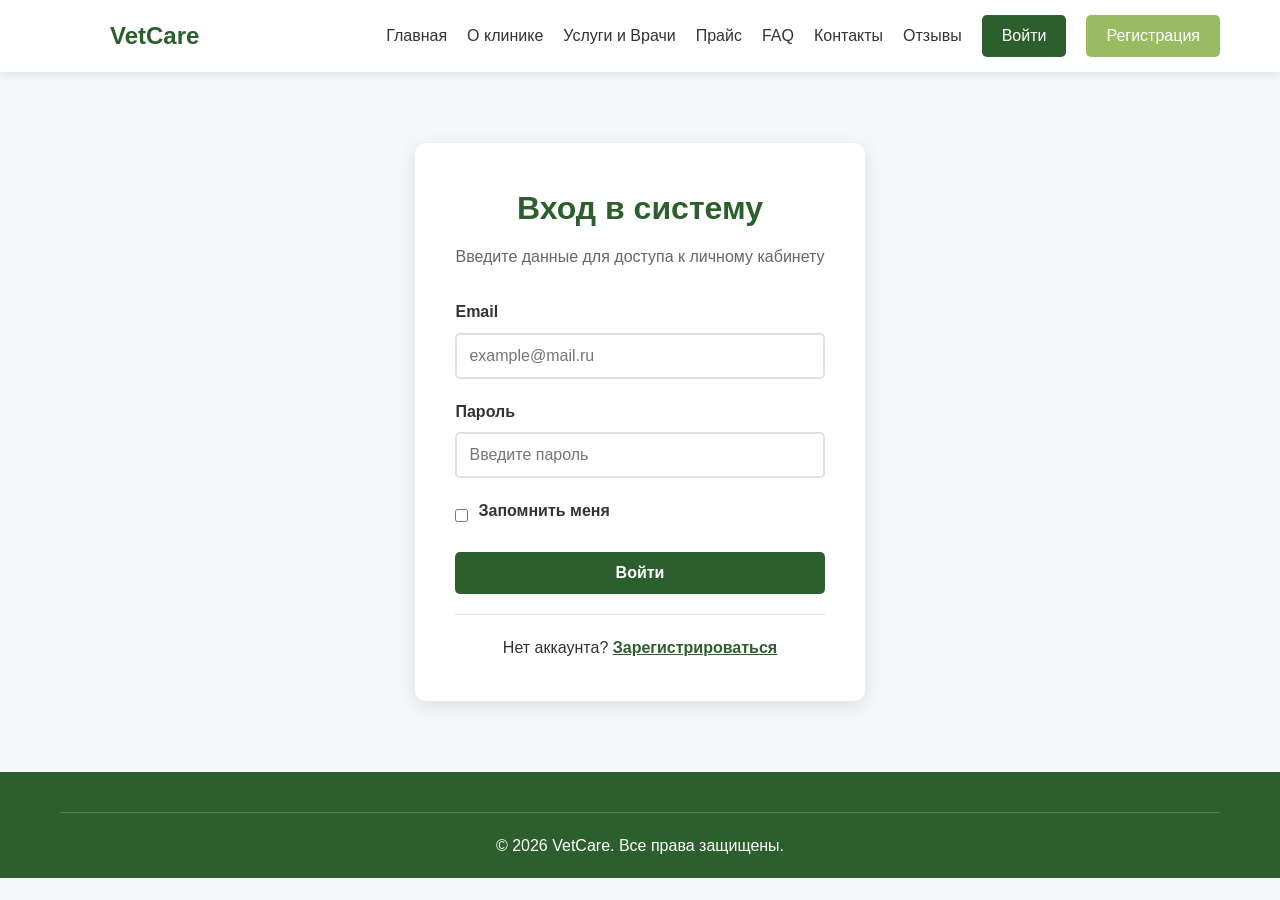
<file: dashboard.html>
<!DOCTYPE html>
<html lang="ru">
<head>
    <meta charset="UTF-8">
    <meta name="viewport" content="width=device-width, initial-scale=1.0">
    <title>Личный кабинет — VetCare</title>
    <meta name="robots" content="noindex, nofollow">
    <meta name="theme-color" content="#2c5f2d">
    <link rel="manifest" href="manifest.json">
    <link rel="icon" href="icons/icon.svg" type="image/svg+xml">
    <link rel="stylesheet" href="css/style.css">
</head>
<body>
    <header class="header">
        <div class="container">
            <a href="index.html" class="logo">
                <svg class="logo-icon" width="40" height="40" viewBox="0 0 24 24" fill="#2c5f2d">
                    <path d="M12 10.5c-1.5 0-2.5-1-2.5-2.5S10.5 5.5 12 5.5s2.5 1 2.5 2.5-1 2.5-2.5 2.5zM7 8c-1.1 0-2-.9-2-2s.9-2 2-2 2 .9 2 2-.9 2-2 2zm10 0c-1.1 0-2-.9-2-2s.9-2 2-2 2 .9 2 2-.9 2-2 2zM5.5 13c-1.1 0-2-.9-2-2s.9-2 2-2 2 .9 2 2-.9 2-2 2zm13 0c-1.1 0-2-.9-2-2s.9-2 2-2 2 .9 2 2-.9 2-2 2zM12 22c-3.5 0-6-2.5-6-6 0-2 1-3.5 2.5-4.5.8-.5 1.7-.5 2.5 0 .8.5 1.7.5 2.5 0 .8-.5 1.7-.5 2.5 0 1.5 1 2.5 2.5 2.5 4.5 0 3.5-2.5 6-6 6z"/>
                </svg>
                <span class="logo-text">VetCare</span>
            </a>
            <nav class="nav"></nav>
            <button class="burger" onclick="toggleMenu()">☰</button>
        </div>
    </header>

    <nav class="breadcrumbs container"></nav>

    <section class="dashboard-section">
        <div class="container">
            <div class="dashboard-layout">
                <!-- Боковое меню -->
                <aside class="dashboard-sidebar">
                    <div class="user-info">
                        <div class="user-avatar"></div>
                        <h3 id="user-name">Загрузка...</h3>
                        <p id="user-email"></p>
                    </div>
                    <nav class="dashboard-nav">
                        <a href="#" class="dash-link active" data-tab="pets">🐾 Мои питомцы</a>
                        <a href="#" class="dash-link" data-tab="appointment">📅 Запись на приём</a>
                        <a href="#" class="dash-link" data-tab="history">📋 История визитов</a>
                        <a href="#" class="dash-link" data-tab="feedback">⭐ Оставить отзыв</a>
                        <a href="#" class="dash-link" data-tab="settings">⚙️ Настройки профиля</a>
                    </nav>
                </aside>

                <main class="dashboard-content">
                    <!-- Мои питомцы -->
                    <div class="dash-tab active" id="tab-pets">
                        <h2>Мои питомцы</h2>
                        <div id="vaccinationReminder" style="display:none;"></div>
                        <button class="btn btn-primary" onclick="showPetForm()">+ Добавить питомца</button>

                        <div class="pets-list" id="petsList"></div>

                        <div class="pet-form" id="petForm" style="display: none;">
                            <h3>Добавить питомца</h3>
                            <form id="addPetForm">
                                <div class="form-group">
                                    <label for="pet-name">Кличка</label>
                                    <input type="text" id="pet-name" name="pet_name" required maxlength="60">
                                </div>
                                <div class="form-group">
                                    <label for="pet-species">Вид животного</label>
                                    <select id="pet-species" name="species" required>
                                        <option value="">Выберите вид</option>
                                        <option value="Собака">Собака</option>
                                        <option value="Кошка">Кошка</option>
                                        <option value="Птица">Птица</option>
                                        <option value="Грызун">Грызун</option>
                                        <option value="Другое">Другое</option>
                                    </select>
                                </div>
                                <div class="form-group">
                                    <label for="pet-breed">Порода</label>
                                    <input type="text" id="pet-breed" name="breed" required maxlength="60">
                                </div>
                                <div class="form-row">
                                    <div class="form-group">
                                        <label for="pet-age">Возраст (лет)</label>
                                        <input type="number" id="pet-age" name="age" min="0" required>
                                    </div>
                                    <div class="form-group">
                                        <label for="pet-weight">Вес (кг)</label>
                                        <input type="number" id="pet-weight" name="weight" step="0.1" min="0" required>
                                    </div>
                                </div>
                                <div class="form-buttons">
                                    <button type="submit" class="btn btn-primary">Сохранить</button>
                                    <button type="button" class="btn btn-secondary" onclick="hidePetForm()">Отмена</button>
                                </div>
                            </form>
                        </div>
                    </div>

                    <!-- Запись на приём -->
                    <div class="dash-tab" id="tab-appointment">
                        <h2>Запись на приём</h2>
                        <form class="appointment-form" id="appointmentForm">
                            <div class="form-group">
                                <label for="app-pet">Выберите питомца</label>
                                <select id="app-pet" name="pet_id" required>
                                    <option value="">Выберите питомца</option>
                                </select>
                            </div>
                            <div class="form-group">
                                <label for="app-doctor">Выберите врача</label>
                                <select id="app-doctor" name="doctor_id" required>
                                    <option value="">Выберите врача</option>
                                </select>
                            </div>
                            <div class="form-group">
                                <label for="app-service">Услуга</label>
                                <select id="app-service" name="service" required>
                                    <option value="">Выберите услугу</option>
                                    <option value="Осмотр">Осмотр</option>
                                    <option value="Вакцинация">Вакцинация</option>
                                    <option value="Анализы">Анализы</option>
                                    <option value="Хирургия">Хирургия</option>
                                    <option value="Стоматология">Стоматология</option>
                                </select>
                            </div>
                            <div class="form-group">
                                <label for="app-date">Дата</label>
                                <input type="date" id="app-date" name="date" required>
                            </div>
                            <div class="form-group">
                                <label>Свободное время (выберите слот)</label>
                                <div class="app-slots" id="app-slots">
                                    <p class="med-empty">Выберите врача и дату, чтобы увидеть слоты</p>
                                </div>
                                <input type="hidden" id="app-time" name="time" required>
                            </div>
                            <div class="form-group">
                                <label for="app-comment">Комментарий</label>
                                <textarea id="app-comment" name="comment" rows="3" maxlength="500" placeholder="Опишите проблему или причину визита"></textarea>
                            </div>
                            <button type="submit" class="btn btn-primary">Записаться</button>
                        </form>

                        <div class="appointments-list" id="appointmentsList">
                            <h3>Мои записи</h3>
                        </div>
                    </div>

                    <!-- История визитов -->
                    <div class="dash-tab" id="tab-history">
                        <h2>История визитов</h2>
                        <div class="history-list" id="historyList">
                            <div class="history-card">
                                <div class="history-date">15.01.2026</div>
                                <div class="history-info">
                                    <h4>Осмотр — Барсик</h4>
                                    <p>Врач: Петрова Мария Сергеевна</p>
                                    <p>Диагноз: Здоров, рекомендована вакцинация</p>
                                </div>
                            </div>
                            <div class="history-card">
                                <div class="history-date">10.12.2025</div>
                                <div class="history-info">
                                    <h4>Вакцинация — Шарик</h4>
                                    <p>Врач: Иванов Иван Иванович</p>
                                    <p>Вакцина: Nobivac DHPPi</p>
                                </div>
                            </div>
                        </div>
                    </div>

                    <!-- Оставить отзыв -->
                    <div class="dash-tab" id="tab-feedback">
                        <h2>Оставить отзыв</h2>
                        <form class="feedback-form" id="dashboardFeedbackForm">
                            <div class="form-group">
                                <label for="fb-doctor">Врач</label>
                                <select id="fb-doctor" name="doctor_id" required>
                                    <option value="">Выберите врача</option>
                                </select>
                            </div>
                            <div class="form-group">
                                <label>Оценка</label>
                                <div class="rating">
                                    <input type="radio" id="star5" name="rating" value="5" required>
                                    <label for="star5">★</label>
                                    <input type="radio" id="star4" name="rating" value="4">
                                    <label for="star4">★</label>
                                    <input type="radio" id="star3" name="rating" value="3">
                                    <label for="star3">★</label>
                                    <input type="radio" id="star2" name="rating" value="2">
                                    <label for="star2">★</label>
                                    <input type="radio" id="star1" name="rating" value="1">
                                    <label for="star1">★</label>
                                </div>
                            </div>
                            <div class="form-group">
                                <label for="fb-comment">Комментарий</label>
                                <textarea id="fb-comment" name="comment" rows="4" required maxlength="1000" placeholder="Поделитесь вашим опытом..."></textarea>
                            </div>
                            <button type="submit" class="btn btn-primary">Отправить отзыв</button>
                        </form>
                    </div>

                    <!-- Настройки профиля -->
                    <div class="dash-tab" id="tab-settings">
                        <h2>Настройки профиля</h2>
                        <form class="settings-form" id="settingsForm">
                            <div class="form-group">
                                <label for="set-fio">ФИО</label>
                                <input type="text" id="set-fio" name="fio" maxlength="120">
                            </div>
                            <div class="form-group">
                                <label for="set-email">Email</label>
                                <input type="email" id="set-email" name="email" maxlength="120">
                            </div>
                            <div class="form-group">
                                <label for="set-phone">Телефон</label>
                                <input type="tel" id="set-phone" name="phone">
                            </div>
                            <div class="form-group">
                                <label for="set-password">Новый пароль (оставьте пустым, если не хотите менять)</label>
                                <input type="password" id="set-password" name="password" placeholder="Новый пароль">
                            </div>
                            <button type="submit" class="btn btn-primary">Сохранить изменения</button>
                        </form>
                    </div>
                </main>
            </div>
        </div>
    </section>

    <script src="js/data.js"></script>
    <script src="js/utils.js"></script>
    <script src="js/script.js"></script>
</body>
</html>
</file>
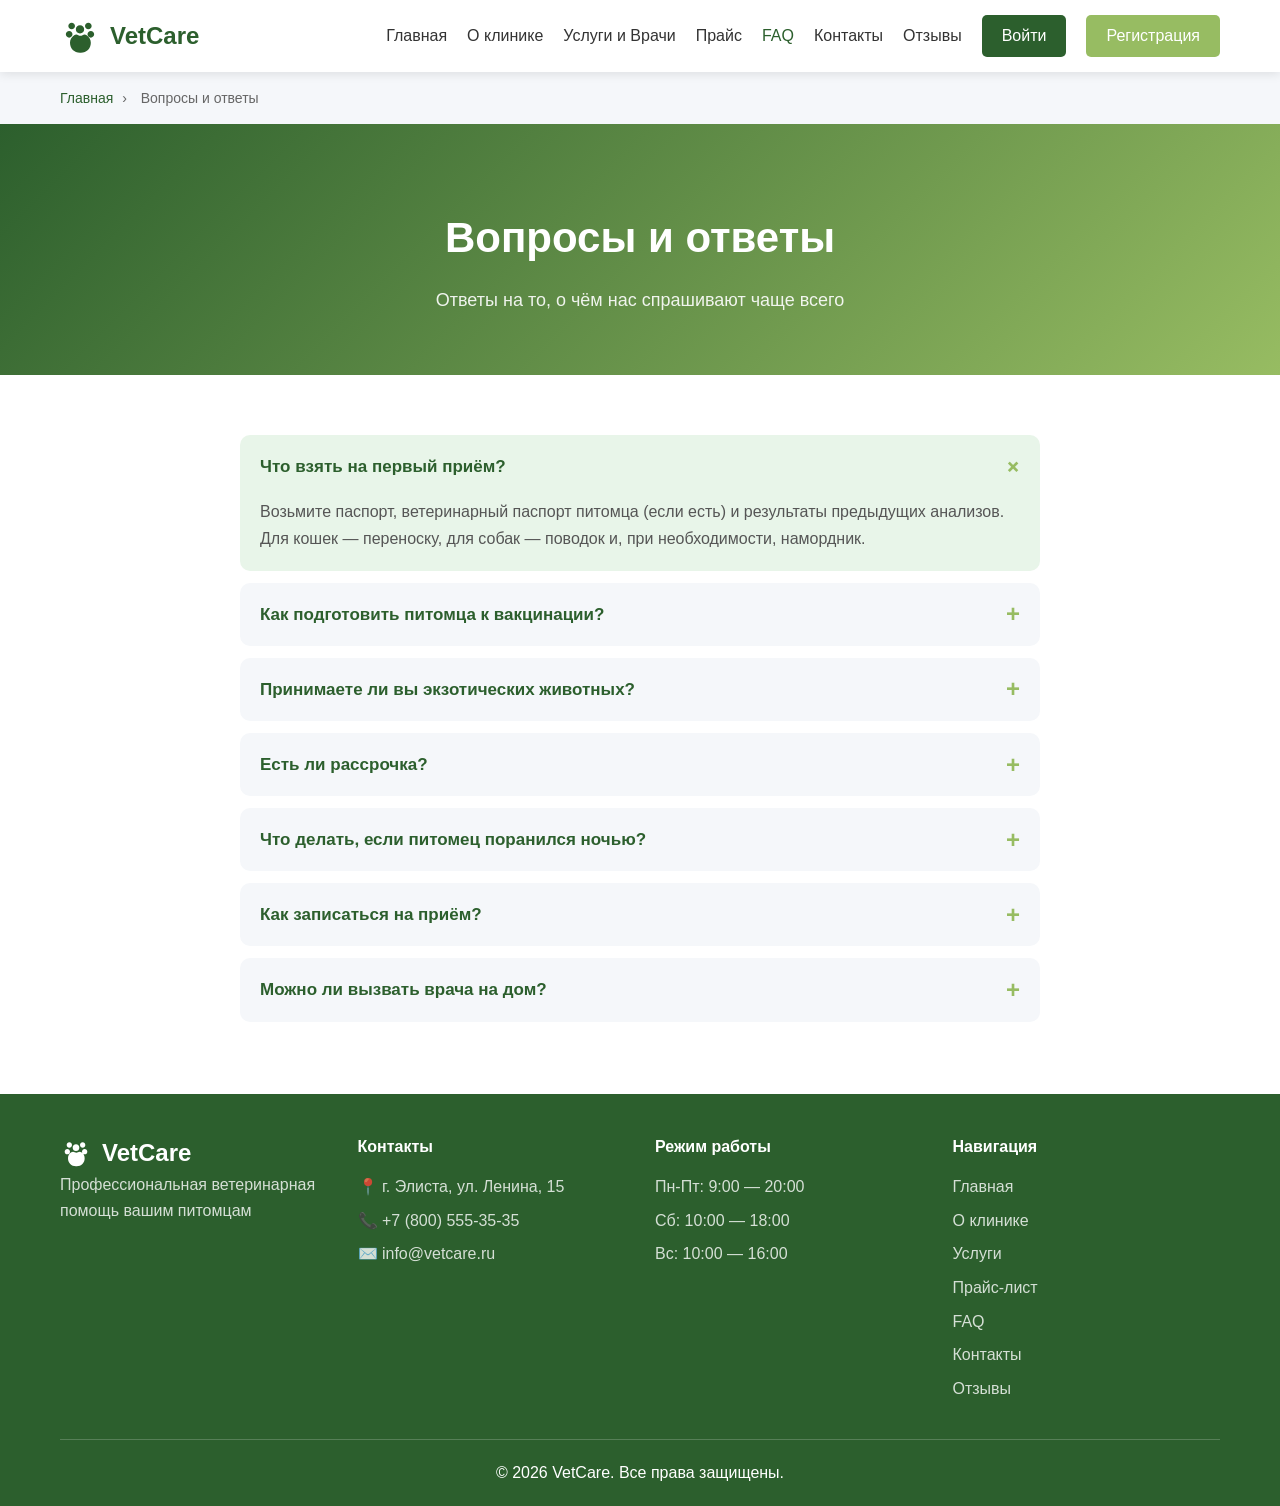
<file: faq.html>
<!DOCTYPE html>
<html lang="ru">
<head>
    <meta charset="UTF-8">
    <meta name="viewport" content="width=device-width, initial-scale=1.0">
    <title>Вопросы и ответы — VetCare</title>
    <meta name="description" content="Ответы на частые вопросы о работе ветеринарной клиники VetCare: приём, вакцинация, экстренная помощь, оплата.">
    <link rel="stylesheet" href="css/style.css">
    <script type="application/ld+json">
    {
      "@context": "https://schema.org",
      "@type": "FAQPage",
      "mainEntity": [
        {"@type":"Question","name":"Что взять на первый приём?","acceptedAnswer":{"@type":"Answer","text":"Возьмите паспорт, ветеринарный паспорт питомца (если есть), результаты предыдущих анализов. Для кошек — переноска, для собак — поводок и намордник при необходимости."}},
        {"@type":"Question","name":"Как подготовить питомца к вакцинации?","acceptedAnswer":{"@type":"Answer","text":"За 10–14 дней до прививки проведите дегельминтизацию. В день вакцинации питомец должен быть здоров, без признаков недомогания."}},
        {"@type":"Question","name":"Принимаете ли вы экзотических животных?","acceptedAnswer":{"@type":"Answer","text":"Да, мы принимаем грызунов, птиц, рептилий. Для экзотических животных рекомендуется предварительная запись по телефону."}},
        {"@type":"Question","name":"Есть ли рассрочка?","acceptedAnswer":{"@type":"Answer","text":"Да, для услуг стоимостью от 5000 ₽ доступна рассрочка на 3–6 месяцев без переплаты."}},
        {"@type":"Question","name":"Что делать, если питомец поранился ночью?","acceptedAnswer":{"@type":"Answer","text":"Позвоните на экстренную линию +7 (800) 555-35-35. Дежурный врач проконсультирует и при необходимости примет питомца круглосуточно."}}
      ]
    }
    </script>
</head>
<body>
    <header class="header">
        <div class="container">
            <a href="index.html" class="logo">
                <svg class="logo-icon" width="40" height="40" viewBox="0 0 24 24" fill="#2c5f2d"><path d="M12 10.5c-1.5 0-2.5-1-2.5-2.5S10.5 5.5 12 5.5s2.5 1 2.5 2.5-1 2.5-2.5 2.5zM7 8c-1.1 0-2-.9-2-2s.9-2 2-2 2 .9 2 2-.9 2-2 2zm10 0c-1.1 0-2-.9-2-2s.9-2 2-2 2 .9 2 2-.9 2-2 2zM5.5 13c-1.1 0-2-.9-2-2s.9-2 2-2 2 .9 2 2-.9 2-2 2zm13 0c-1.1 0-2-.9-2-2s.9-2 2-2 2 .9 2 2-.9 2-2 2zM12 22c-3.5 0-6-2.5-6-6 0-2 1-3.5 2.5-4.5.8-.5 1.7-.5 2.5 0 .8.5 1.7.5 2.5 0 .8-.5 1.7-.5 2.5 0 1.5 1 2.5 2.5 2.5 4.5 0 3.5-2.5 6-6 6z"/></svg>
                <span class="logo-text">VetCare</span>
            </a>
            <nav class="nav"></nav>
            <button class="burger" onclick="toggleMenu()">☰</button>
        </div>
    </header>
    <nav class="breadcrumbs container"></nav>
    <section class="page-hero">
        <div class="container">
            <h1>Вопросы и ответы</h1>
            <p>Ответы на то, о чём нас спрашивают чаще всего</p>
        </div>
    </section>
    <section class="faq-section">
        <div class="container">
            <div class="faq-list">
                <details class="faq-item" open>
                    <summary>Что взять на первый приём?</summary>
                    <p>Возьмите паспорт, ветеринарный паспорт питомца (если есть) и результаты предыдущих анализов. Для кошек — переноску, для собак — поводок и, при необходимости, намордник.</p>
                </details>
                <details class="faq-item">
                    <summary>Как подготовить питомца к вакцинации?</summary>
                    <p>За 10–14 дней до прививки проведите дегельминтизацию. В день вакцинации питомец должен быть здоров, без признаков недомогания. Если недавно болел — перенесите визит.</p>
                </details>
                <details class="faq-item">
                    <summary>Принимаете ли вы экзотических животных?</summary>
                    <p>Да, мы принимаем грызунов, птиц и рептилий. Для экзотических животных желательна предварительная запись по телефону, чтобы врач подготовил нужное оборудование.</p>
                </details>
                <details class="faq-item">
                    <summary>Есть ли рассрочка?</summary>
                    <p>Да, для услуг стоимостью от 5000 ₽ доступна рассрочка на 3–6 месяцев без переплаты. Оформляется на приёме у администратора.</p>
                </details>
                <details class="faq-item">
                    <summary>Что делать, если питомец поранился ночью?</summary>
                    <p>Позвоните на экстренную линию <strong>+7 (800) 555-35-35</strong>. Дежурный врач проконсультирует по телефону и при необходимости примет питомца в любое время суток.</p>
                </details>
                <details class="faq-item">
                    <summary>Как записаться на приём?</summary>
                    <p>Тремя способами: онлайн в личном кабинете, по телефону или через форму быстрой записи на главной странице.</p>
                </details>
                <details class="faq-item">
                    <summary>Можно ли вызвать врача на дом?</summary>
                    <p>Да. Выезд врача на дом возможен в пределах города. Стоимость зависит от района и сложности случая — уточняйте по телефону.</p>
                </details>
            </div>
        </div>
    </section>
    <footer class="footer">
        <div class="container">
            <div class="footer-grid">
                <div class="footer-col">
                    <div class="logo">
                        <svg width="32" height="32" viewBox="0 0 24 24" fill="#fff"><path d="M12 10.5c-1.5 0-2.5-1-2.5-2.5S10.5 5.5 12 5.5s2.5 1 2.5 2.5-1 2.5-2.5 2.5zM7 8c-1.1 0-2-.9-2-2s.9-2 2-2 2 .9 2 2-.9 2-2 2zm10 0c-1.1 0-2-.9-2-2s.9-2 2-2 2 .9 2 2-.9 2-2 2zM5.5 13c-1.1 0-2-.9-2-2s.9-2 2-2 2 .9 2 2-.9 2-2 2zm13 0c-1.1 0-2-.9-2-2s.9-2 2-2 2 .9 2 2-.9 2-2 2zM12 22c-3.5 0-6-2.5-6-6 0-2 1-3.5 2.5-4.5.8-.5 1.7-.5 2.5 0 .8.5 1.7.5 2.5 0 .8-.5 1.7-.5 2.5 0 1.5 1 2.5 2.5 2.5 4.5 0 3.5-2.5 6-6 6z"/></svg>
                        <span class="logo-text">VetCare</span>
                    </div>
                    <p>Профессиональная ветеринарная помощь вашим питомцам</p>
                </div>
                <div class="footer-col">
                    <h4>Контакты</h4>
                    <p>📍 г. Элиста, ул. Ленина, 15</p>
                    <p>📞 +7 (800) 555-35-35</p>
                    <p>✉️ info@vetcare.ru</p>
                </div>
                <div class="footer-col">
                    <h4>Режим работы</h4>
                    <p>Пн-Пт: 9:00 — 20:00</p>
                    <p>Сб: 10:00 — 18:00</p>
                    <p>Вс: 10:00 — 16:00</p>
                </div>
                <div class="footer-col">
                    <h4>Навигация</h4>
                    <a href="index.html">Главная</a>
                    <a href="about.html">О клинике</a>
                    <a href="services.html">Услуги</a>
                    <a href="prices.html">Прайс-лист</a>
                    <a href="faq.html">FAQ</a>
                    <a href="contacts.html">Контакты</a>
                    <a href="reviews.html">Отзывы</a>
                </div>
            </div>
            <div class="footer-bottom"><p>© 2026 VetCare. Все права защищены.</p></div>
        </div>
    </footer>
    <button id="scrollToTopBtn" class="scroll-to-top" title="Наверх">
        <svg viewBox="0 0 24 24" fill="none" stroke="currentColor" stroke-width="2.5"><line x1="12" y1="19" x2="12" y2="5"/><polyline points="5 12 12 5 19 12"/></svg>
    </button>
    <script src="js/data.js"></script>
    <script src="js/utils.js"></script>
    <script src="js/script.js"></script>
</body>
</html>
</file>
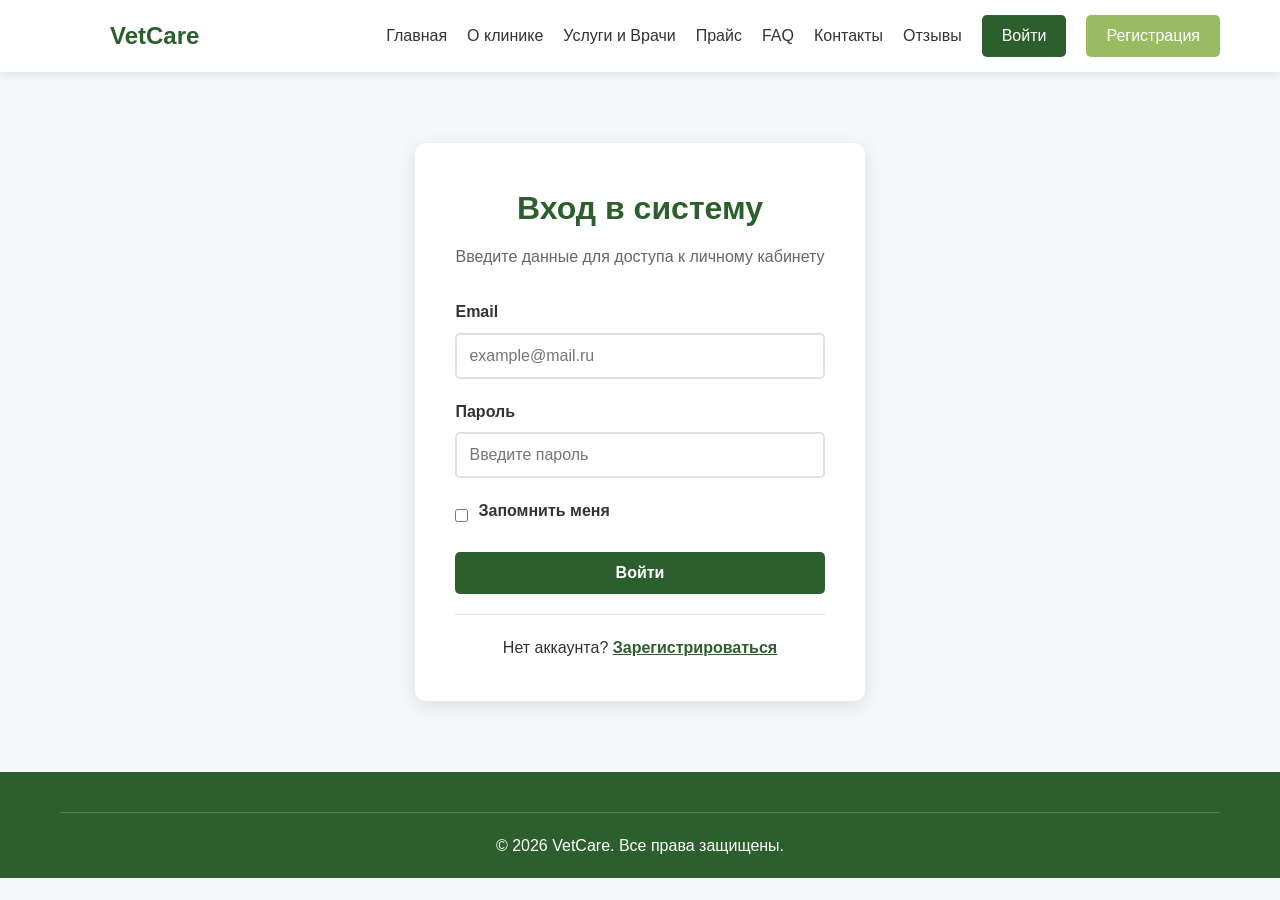
<file: login.html>
<!DOCTYPE html>
<html lang="ru">
<head>
    <meta charset="UTF-8">
    <meta name="viewport" content="width=device-width, initial-scale=1.0">
    <title>Вход — VetCare</title>
    <link rel="stylesheet" href="css/style.css">
</head>
<body>
    <header class="header">
        <div class="container">
            <div class="logo">
                <span class="logo-icon"></span>
                <span class="logo-text">VetCare</span>
            </div>
            <nav class="nav">
                <a href="index.html" class="nav-link">Главная</a>
                <a href="about.html" class="nav-link">О клинике</a>
                <a href="services.html" class="nav-link">Услуги и Врачи</a>
                <a href="contacts.html" class="nav-link">Контакты</a>
                <a href="login.html" class="nav-link btn-login active">Войти</a>
                <a href="register.html" class="nav-link btn-register">Регистрация</a>
            </nav>
            <button class="burger" onclick="toggleMenu()">☰</button>
        </div>
    </header>

    <section class="auth-section">
        <div class="container">
            <div class="auth-card">
                <h2 class="auth-title">Вход в систему</h2>
                <p class="auth-subtitle">Введите данные для доступа к личному кабинету</p>
                
                <form class="auth-form" id="loginForm">
                    <div class="form-group">
                        <label for="login-email">Email</label>
                        <input type="email" id="login-email" name="email" required placeholder="example@mail.ru">
                    </div>
                    
                    <div class="form-group">
                        <label for="login-password">Пароль</label>
                        <input type="password" id="login-password" name="password" required placeholder="Введите пароль">
                    </div>
                    
                    <div class="form-group checkbox-group">
                        <input type="checkbox" id="login-remember" name="remember">
                        <label for="login-remember">Запомнить меня</label>
                    </div>
                    
                    <button type="submit" class="btn btn-primary btn-block">Войти</button>
                </form>
                
                <div class="auth-footer">
                    <p>Нет аккаунта? <a href="register.html">Зарегистрироваться</a></p>
                </div>
            </div>
        </div>
    </section>

    <footer class="footer">
        <div class="container">
            <div class="footer-bottom">
                <p>© 2026 VetCare. Все права защищены.</p>
            </div>
        </div>
    </footer>

   
    <script src="js/data.js"></script>
    <script src="js/utils.js"></script>
    <script src="js/script.js"></script>
</body>
</html>
</file>
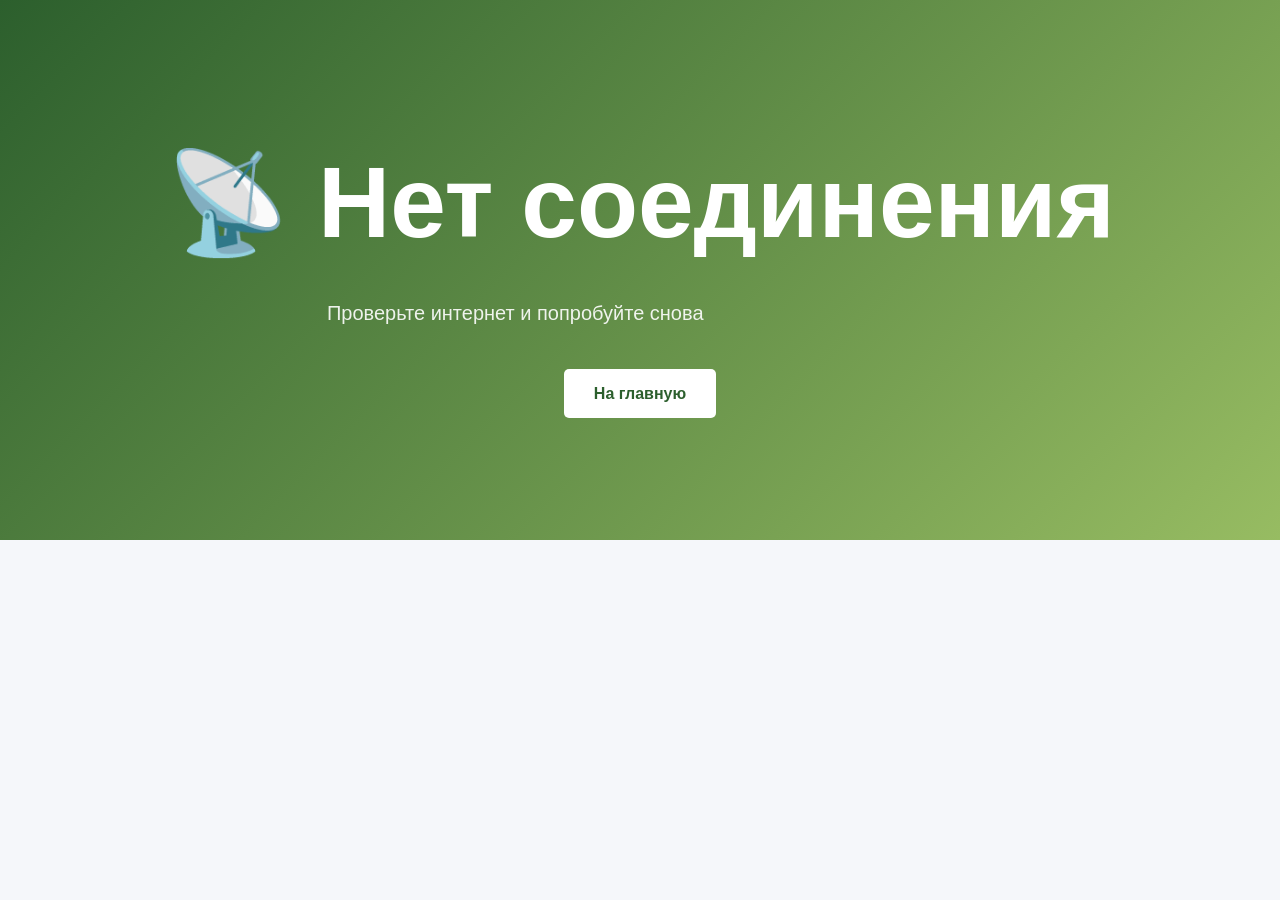
<file: offline.html>
<!DOCTYPE html>
<html lang="ru">
<head>
    <meta charset="UTF-8">
    <meta name="viewport" content="width=device-width, initial-scale=1.0">
    <title>Нет соединения — VetCare</title>
    <link rel="stylesheet" href="css/style.css">
</head>
<body>
    <section class="page-hero error-hero">
        <div class="container">
            <h1>📡 Нет соединения</h1>
            <p>Проверьте интернет и попробуйте снова</p>
            <a href="index.html" class="btn btn-secondary" style="margin-top:20px;">На главную</a>
        </div>
    </section>
</body>
</html>
</file>
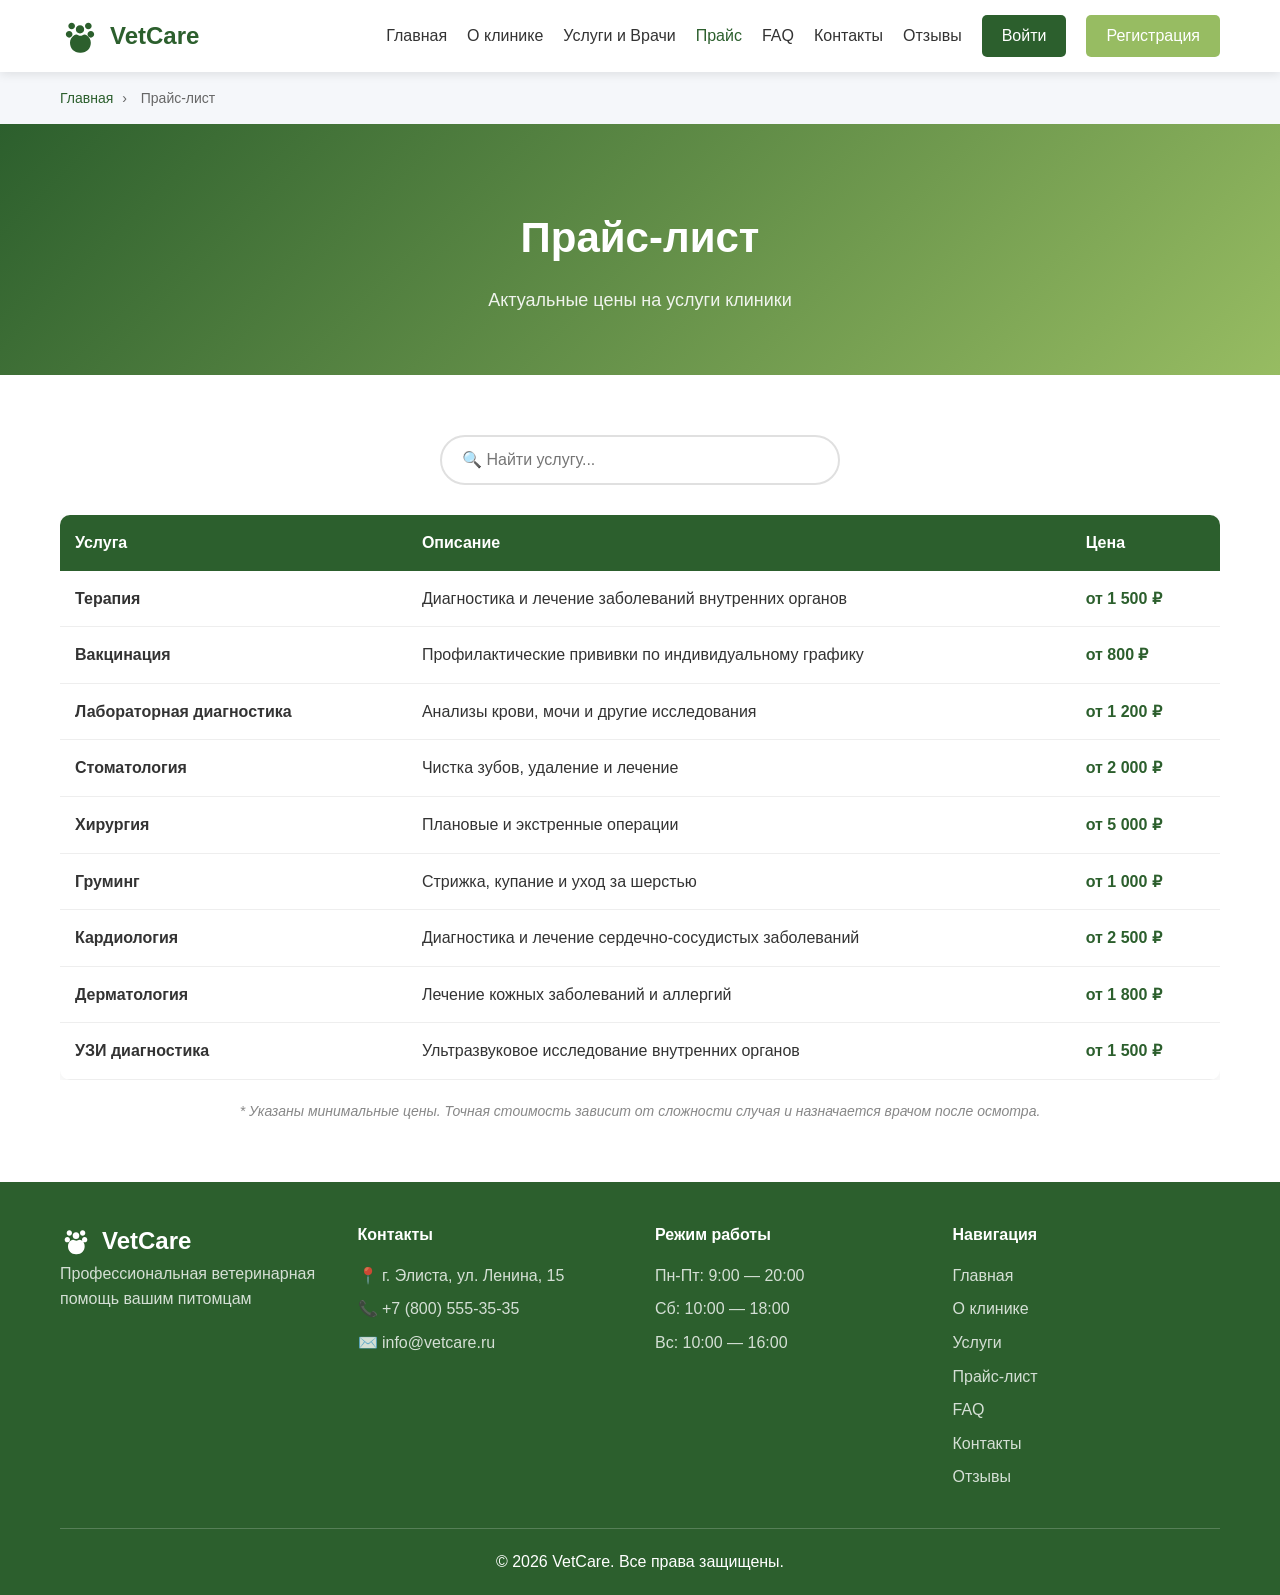
<file: prices.html>
<!DOCTYPE html>
<html lang="ru">
<head>
    <meta charset="UTF-8">
    <meta name="viewport" content="width=device-width, initial-scale=1.0">
    <title>Прайс-лист — VetCare</title>
    <meta name="description" content="Актуальные цены на ветеринарные услуги клиники VetCare: терапия, вакцинация, хирургия, стоматология, УЗИ.">
    <link rel="stylesheet" href="css/style.css">
</head>
<body>
    <header class="header">
        <div class="container">
            <a href="index.html" class="logo">
                <svg class="logo-icon" width="40" height="40" viewBox="0 0 24 24" fill="#2c5f2d"><path d="M12 10.5c-1.5 0-2.5-1-2.5-2.5S10.5 5.5 12 5.5s2.5 1 2.5 2.5-1 2.5-2.5 2.5zM7 8c-1.1 0-2-.9-2-2s.9-2 2-2 2 .9 2 2-.9 2-2 2zm10 0c-1.1 0-2-.9-2-2s.9-2 2-2 2 .9 2 2-.9 2-2 2zM5.5 13c-1.1 0-2-.9-2-2s.9-2 2-2 2 .9 2 2-.9 2-2 2zm13 0c-1.1 0-2-.9-2-2s.9-2 2-2 2 .9 2 2-.9 2-2 2zM12 22c-3.5 0-6-2.5-6-6 0-2 1-3.5 2.5-4.5.8-.5 1.7-.5 2.5 0 .8.5 1.7.5 2.5 0 .8-.5 1.7-.5 2.5 0 1.5 1 2.5 2.5 2.5 4.5 0 3.5-2.5 6-6 6z"/></svg>
                <span class="logo-text">VetCare</span>
            </a>
            <nav class="nav"></nav>
            <button class="burger" onclick="toggleMenu()">☰</button>
        </div>
    </header>
    <nav class="breadcrumbs container"></nav>
    <section class="page-hero">
        <div class="container">
            <h1>Прайс-лист</h1>
            <p>Актуальные цены на услуги клиники</p>
        </div>
    </section>
    <section class="prices-section">
        <div class="container">
            <div class="price-search">
                <input type="text" id="priceSearch" placeholder="🔍 Найти услугу...">
            </div>
            <div id="priceTable" class="price-table-wrap"></div>
            <p class="price-note">* Указаны минимальные цены. Точная стоимость зависит от сложности случая и назначается врачом после осмотра.</p>
        </div>
    </section>
    <footer class="footer">
        <div class="container">
            <div class="footer-grid">
                <div class="footer-col">
                    <div class="logo">
                        <svg width="32" height="32" viewBox="0 0 24 24" fill="#fff"><path d="M12 10.5c-1.5 0-2.5-1-2.5-2.5S10.5 5.5 12 5.5s2.5 1 2.5 2.5-1 2.5-2.5 2.5zM7 8c-1.1 0-2-.9-2-2s.9-2 2-2 2 .9 2 2-.9 2-2 2zm10 0c-1.1 0-2-.9-2-2s.9-2 2-2 2 .9 2 2-.9 2-2 2zM5.5 13c-1.1 0-2-.9-2-2s.9-2 2-2 2 .9 2 2-.9 2-2 2zm13 0c-1.1 0-2-.9-2-2s.9-2 2-2 2 .9 2 2-.9 2-2 2zM12 22c-3.5 0-6-2.5-6-6 0-2 1-3.5 2.5-4.5.8-.5 1.7-.5 2.5 0 .8.5 1.7.5 2.5 0 .8-.5 1.7-.5 2.5 0 1.5 1 2.5 2.5 2.5 4.5 0 3.5-2.5 6-6 6z"/></svg>
                        <span class="logo-text">VetCare</span>
                    </div>
                    <p>Профессиональная ветеринарная помощь вашим питомцам</p>
                </div>
                <div class="footer-col">
                    <h4>Контакты</h4>
                    <p>📍 г. Элиста, ул. Ленина, 15</p>
                    <p>📞 +7 (800) 555-35-35</p>
                    <p>✉️ info@vetcare.ru</p>
                </div>
                <div class="footer-col">
                    <h4>Режим работы</h4>
                    <p>Пн-Пт: 9:00 — 20:00</p>
                    <p>Сб: 10:00 — 18:00</p>
                    <p>Вс: 10:00 — 16:00</p>
                </div>
                <div class="footer-col">
                    <h4>Навигация</h4>
                    <a href="index.html">Главная</a>
                    <a href="about.html">О клинике</a>
                    <a href="services.html">Услуги</a>
                    <a href="prices.html">Прайс-лист</a>
                    <a href="faq.html">FAQ</a>
                    <a href="contacts.html">Контакты</a>
                    <a href="reviews.html">Отзывы</a>
                </div>
            </div>
            <div class="footer-bottom"><p>© 2026 VetCare. Все права защищены.</p></div>
        </div>
    </footer>
    <button id="scrollToTopBtn" class="scroll-to-top" title="Наверх">
        <svg viewBox="0 0 24 24" fill="none" stroke="currentColor" stroke-width="2.5"><line x1="12" y1="19" x2="12" y2="5"/><polyline points="5 12 12 5 19 12"/></svg>
    </button>
    <script src="js/data.js"></script>
    <script src="js/utils.js"></script>
    <script src="js/script.js"></script>
    <script>
        document.addEventListener('DOMContentLoaded', () => {
            const wrap = document.getElementById('priceTable');
            const search = document.getElementById('priceSearch');
            function render(filter = '') {
                const f = filter.toLowerCase().trim();
                const items = SERVICES.filter(s => s.name.toLowerCase().includes(f));
                if (!items.length) { wrap.innerHTML = '<p style="text-align:center;color:#666;padding:30px;">Ничего не найдено</p>'; return; }
                wrap.innerHTML = `<table class="price-table">
                    <thead><tr><th>Услуга</th><th>Описание</th><th>Цена</th></tr></thead>
                    <tbody>${items.map(s => `
                        <tr>
                            <td><strong>${escapeHtml(s.name)}</strong></td>
                            <td>${escapeHtml(s.desc)}</td>
                            <td class="price-val">от ${s.price.toLocaleString('ru-RU')} ₽</td>
                        </tr>`).join('')}
                    </tbody>
                </table>`;
            }
            render();
            search.addEventListener('input', e => render(e.target.value));
        });
    </script>
</body>
</html>
</file>
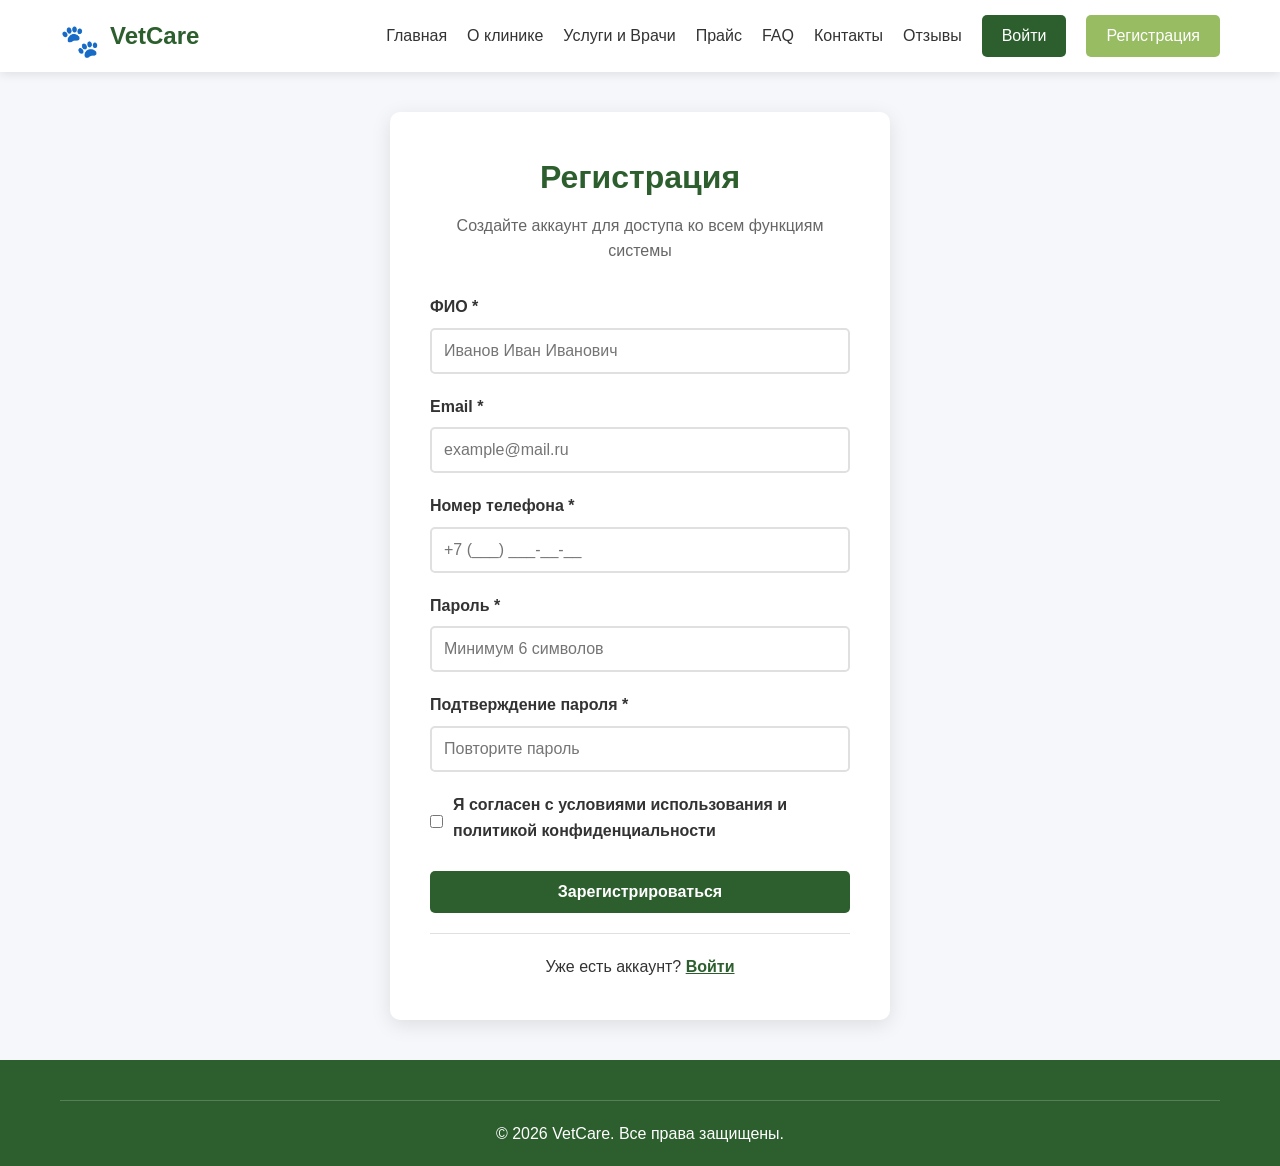
<file: register.html>
<!DOCTYPE html>
<html lang="ru">
<head>
    <meta charset="UTF-8">
    <meta name="viewport" content="width=device-width, initial-scale=1.0">
    <title>Регистрация — VetCare</title>
    <link rel="stylesheet" href="css/style.css">
</head>
<body>
    <header class="header">
        <div class="container">
            <div class="logo">
                <span class="logo-icon">🐾</span>
                <span class="logo-text">VetCare</span>
            </div>
            <nav class="nav">
                <a href="index.html" class="nav-link">Главная</a>
                <a href="about.html" class="nav-link">О клинике</a>
                <a href="services.html" class="nav-link">Услуги и Врачи</a>
                <a href="contacts.html" class="nav-link">Контакты</a>
                <a href="login.html" class="nav-link btn-login">Войти</a>
                <a href="register.html" class="nav-link btn-register active">Регистрация</a>
            </nav>
            <button class="burger" onclick="toggleMenu()">☰</button>
        </div>
    </header>

    <section class="auth-section">
        <div class="container">
            <div class="auth-card">
                <h2 class="auth-title">Регистрация</h2>
                <p class="auth-subtitle">Создайте аккаунт для доступа ко всем функциям системы</p>
                
                <form class="auth-form" id="registerForm">
                    <div class="form-group">
                        <label for="reg-fio">ФИО *</label>
                        <input type="text" id="reg-fio" name="fio" required placeholder="Иванов Иван Иванович">
                    </div>
                    
                    <div class="form-group">
                        <label for="reg-email">Email *</label>
                        <input type="email" id="reg-email" name="email" required placeholder="example@mail.ru">
                    </div>
                    
                    <div class="form-group">
                        <label for="reg-phone">Номер телефона *</label>
                        <input type="tel" id="reg-phone" name="phone" required placeholder="+7 (___) ___-__-__">
                    </div>
                    
                    <div class="form-group">
                        <label for="reg-password">Пароль *</label>
                        <input type="password" id="reg-password" name="password" required placeholder="Минимум 6 символов" minlength="6">
                    </div>
                    
                    <div class="form-group">
                        <label for="reg-password-confirm">Подтверждение пароля *</label>
                        <input type="password" id="reg-password-confirm" name="password_confirm" required placeholder="Повторите пароль">
                    </div>
                    
                    <div class="form-group checkbox-group">
                        <input type="checkbox" id="reg-agree" name="agree" required>
                        <label for="reg-agree">Я согласен с условиями использования и политикой конфиденциальности</label>
                    </div>
                    
                    <button type="submit" class="btn btn-primary btn-block">Зарегистрироваться</button>
                </form>
                
                <div class="auth-footer">
                    <p>Уже есть аккаунт? <a href="login.html">Войти</a></p>
                </div>
            </div>
        </div>
    </section>

    <footer class="footer">
        <div class="container">
            <div class="footer-bottom">
                <p>© 2026 VetCare. Все права защищены.</p>
            </div>
        </div>
    </footer>

    <script src="js/data.js"></script>
    <script src="js/utils.js"></script>
    <script src="js/script.js"></script>
</body>
</html>
</file>
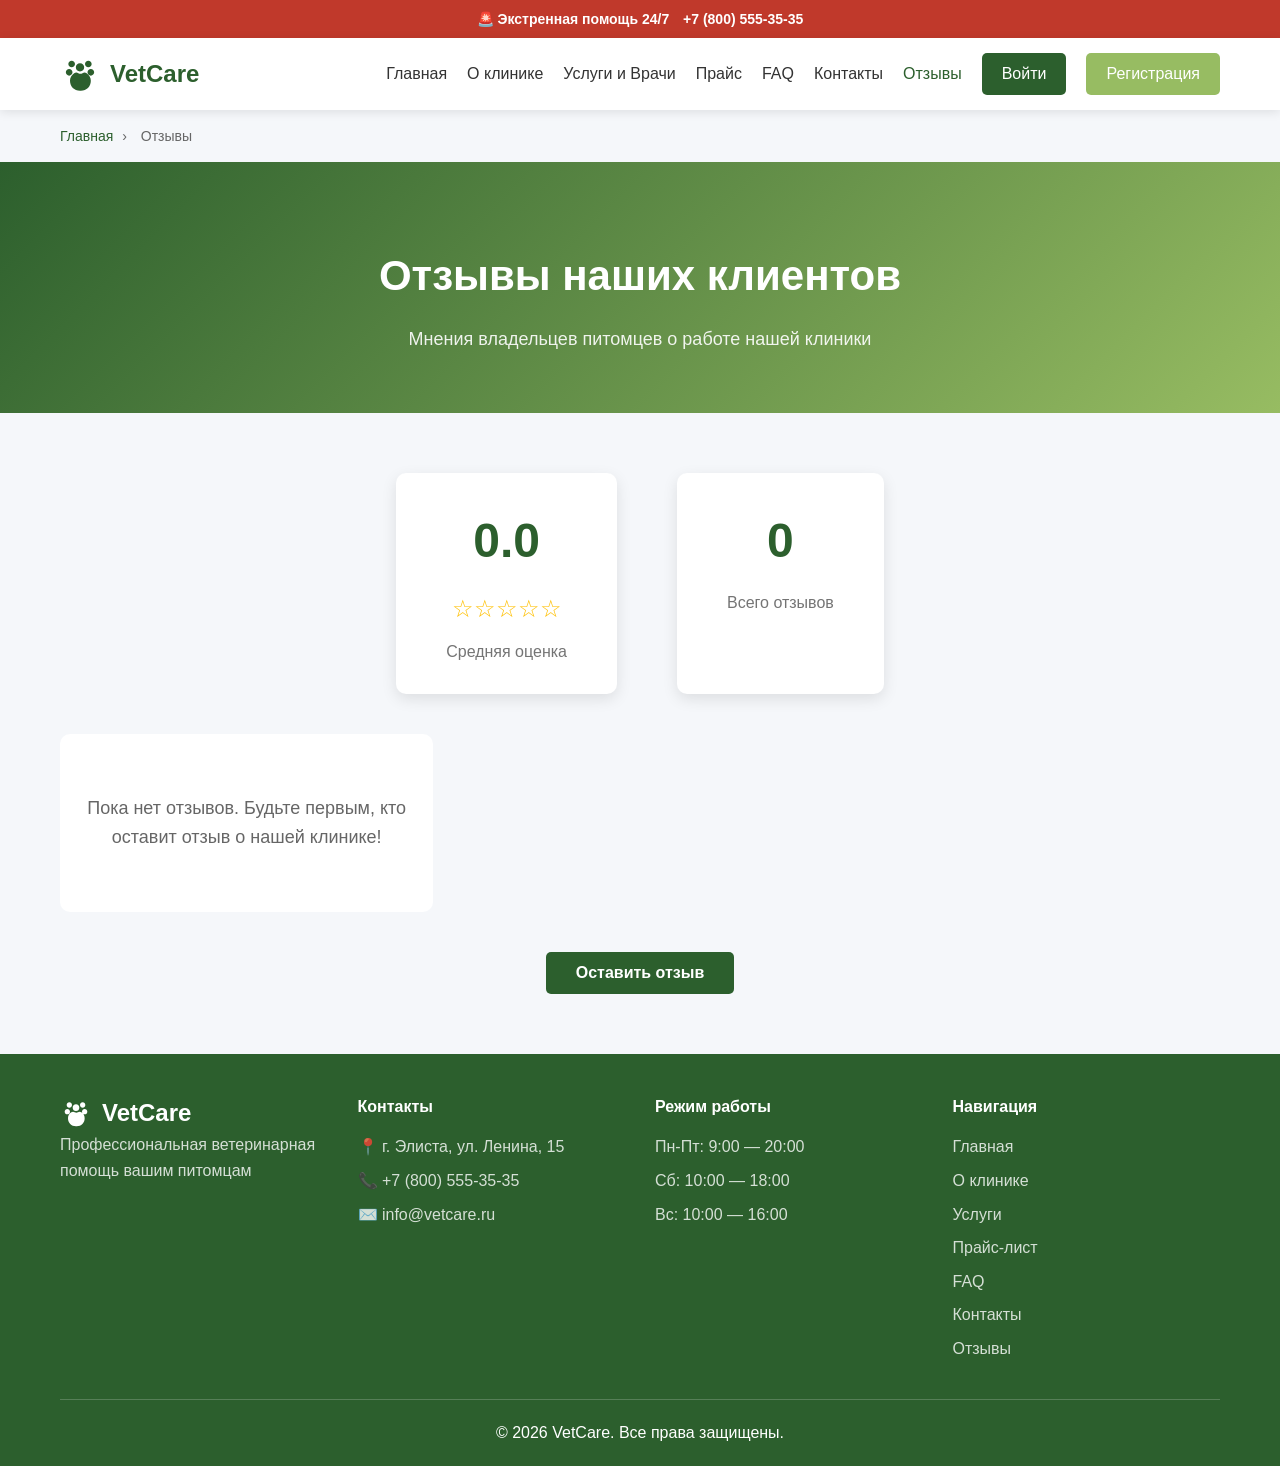
<file: reviews.html>
<!DOCTYPE html>
<html lang="ru">
<head>
    <meta charset="UTF-8">
    <meta name="viewport" content="width=device-width, initial-scale=1.0">
    <title>Отзывы — VetCare</title>
    <meta name="description" content="Отзывы клиентов ветеринарной клиники VetCare. Средняя оценка и мнения владельцев питомцев.">
    <meta property="og:title" content="Отзывы клиентов — VetCare">
    <meta property="og:description" content="Мнения владельцев питомцев о работе нашей клиники.">
    <meta property="og:type" content="website">
    <meta property="og:image" content="icons/icon.svg">
    <meta name="theme-color" content="#2c5f2d">
    <link rel="manifest" href="manifest.json">
    <link rel="icon" href="icons/icon.svg" type="image/svg+xml">
    <link rel="stylesheet" href="css/style.css">
</head>
<body>
    <div class="emergency-bar">
        🚨 Экстренная помощь 24/7 <a href="tel:+78005553535">+7 (800) 555-35-35</a>
    </div>

    <header class="header">
        <div class="container">
            <a href="index.html" class="logo">
                <svg class="logo-icon" width="40" height="40" viewBox="0 0 24 24" fill="#2c5f2d">
                    <path d="M12 10.5c-1.5 0-2.5-1-2.5-2.5S10.5 5.5 12 5.5s2.5 1 2.5 2.5-1 2.5-2.5 2.5zM7 8c-1.1 0-2-.9-2-2s.9-2 2-2 2 .9 2 2-.9 2-2 2zm10 0c-1.1 0-2-.9-2-2s.9-2 2-2 2 .9 2 2-.9 2-2 2zM5.5 13c-1.1 0-2-.9-2-2s.9-2 2-2 2 .9 2 2-.9 2-2 2zm13 0c-1.1 0-2-.9-2-2s.9-2 2-2 2 .9 2 2-.9 2-2 2zM12 22c-3.5 0-6-2.5-6-6 0-2 1-3.5 2.5-4.5.8-.5 1.7-.5 2.5 0 .8.5 1.7.5 2.5 0 .8-.5 1.7-.5 2.5 0 1.5 1 2.5 2.5 2.5 4.5 0 3.5-2.5 6-6 6z"/>
                </svg>
                <span class="logo-text">VetCare</span>
            </a>
            <nav class="nav"></nav>
            <button class="burger" onclick="toggleMenu()">☰</button>
        </div>
    </header>

    <nav class="breadcrumbs container"></nav>

    <section class="page-hero">
        <div class="container">
            <h1>Отзывы наших клиентов</h1>
            <p>Мнения владельцев питомцев о работе нашей клиники</p>
        </div>
    </section>

    <section class="reviews-section">
        <div class="container">
            <div class="reviews-stats">
                <div class="stat-box">
                    <div class="stat-number" id="avgRating">0.0</div>
                    <div class="stars" id="avgStars">☆☆☆☆☆</div>
                    <div class="stat-label">Средняя оценка</div>
                </div>
                <div class="stat-box">
                    <div class="stat-number" id="totalReviews">0</div>
                    <div class="stat-label">Всего отзывов</div>
                </div>
            </div>

            <div class="reviews-list" id="reviewsList"></div>

            <div class="text-center" style="margin-top: 40px;">
                <button class="btn btn-primary" onclick="handleLeaveReviewClick()">Оставить отзыв</button>
            </div>
        </div>
    </section>

    <footer class="footer">
        <div class="container">
            <div class="footer-grid">
                <div class="footer-col">
                    <div class="logo">
                        <svg width="32" height="32" viewBox="0 0 24 24" fill="#fff">
                            <path d="M12 10.5c-1.5 0-2.5-1-2.5-2.5S10.5 5.5 12 5.5s2.5 1 2.5 2.5-1 2.5-2.5 2.5zM7 8c-1.1 0-2-.9-2-2s.9-2 2-2 2 .9 2 2-.9 2-2 2zm10 0c-1.1 0-2-.9-2-2s.9-2 2-2 2 .9 2 2-.9 2-2 2zM5.5 13c-1.1 0-2-.9-2-2s.9-2 2-2 2 .9 2 2-.9 2-2 2zm13 0c-1.1 0-2-.9-2-2s.9-2 2-2 2 .9 2 2-.9 2-2 2zM12 22c-3.5 0-6-2.5-6-6 0-2 1-3.5 2.5-4.5.8-.5 1.7-.5 2.5 0 .8.5 1.7.5 2.5 0 .8-.5 1.7-.5 2.5 0 1.5 1 2.5 2.5 2.5 4.5 0 3.5-2.5 6-6 6z"/>
                        </svg>
                        <span class="logo-text">VetCare</span>
                    </div>
                    <p>Профессиональная ветеринарная помощь вашим питомцам</p>
                </div>
                <div class="footer-col">
                    <h4>Контакты</h4>
                    <p>📍 г. Элиста, ул. Ленина, 15</p>
                    <p>📞 +7 (800) 555-35-35</p>
                    <p>✉️ info@vetcare.ru</p>
                </div>
                <div class="footer-col">
                    <h4>Режим работы</h4>
                    <p>Пн-Пт: 9:00 — 20:00</p>
                    <p>Сб: 10:00 — 18:00</p>
                    <p>Вс: 10:00 — 16:00</p>
                </div>
                <div class="footer-col">
                    <h4>Навигация</h4>
                    <a href="index.html">Главная</a>
                    <a href="about.html">О клинике</a>
                    <a href="services.html">Услуги</a>
                    <a href="prices.html">Прайс-лист</a>
                    <a href="faq.html">FAQ</a>
                    <a href="contacts.html">Контакты</a>
                    <a href="reviews.html">Отзывы</a>
                </div>
            </div>
            <div class="footer-bottom">
                <p>© 2026 VetCare. Все права защищены.</p>
            </div>
        </div>
    </footer>

    <button id="scrollToTopBtn" class="scroll-to-top" title="Вернуться наверх">
        <svg viewBox="0 0 24 24" fill="none" stroke="currentColor" stroke-width="2.5" stroke-linecap="round" stroke-linejoin="round">
            <line x1="12" y1="19" x2="12" y2="5"></line>
            <polyline points="5 12 12 5 19 12"></polyline>
        </svg>
    </button>

    <script src="js/data.js"></script>
    <script src="js/utils.js"></script>
    <script src="js/script.js"></script>
    <script>
        document.addEventListener('DOMContentLoaded', () => {
            const list = document.getElementById('reviewsList');
            if (!list) return;
            const reviews = JSON.parse(localStorage.getItem('vetcare_reviews') || '[]');
            if (!reviews.length) {
                list.innerHTML = '<div class="empty-reviews"><p>Пока нет отзывов. Будьте первым, кто оставит отзыв о нашей клинике!</p></div>';
                document.getElementById('avgRating').textContent = '0.0';
                document.getElementById('avgStars').textContent = '☆☆☆☆☆';
                document.getElementById('totalReviews').textContent = '0';
                return;
            }
            const total = reviews.reduce((s, r) => s + parseInt(r.rating, 10), 0);
            const avg = (total / reviews.length).toFixed(1);
            const full = Math.round(avg);
            document.getElementById('avgRating').textContent = avg;
            document.getElementById('avgStars').textContent = '★'.repeat(full) + '☆'.repeat(5 - full);
            document.getElementById('totalReviews').textContent = reviews.length;

            list.innerHTML = reviews.map(r => `
                <div class="review-card">
                    <div class="review-header">
                        <div class="review-author">
                            <div class="review-avatar">${escapeHtml((r.user_name || '?').charAt(0).toUpperCase())}</div>
                            <div>
                                <h4>${escapeHtml(r.user_name || 'Аноним')}</h4>
                                <p class="review-date">${escapeHtml(r.date || 'Недавно')}</p>
                            </div>
                        </div>
                        <div class="review-rating">${'★'.repeat(+r.rating) + '☆'.repeat(5 - +r.rating)}</div>
                    </div>
                    <div class="review-doctor">Врач: ${escapeHtml(r.doctor_name || 'Не указан')}</div>
                    <p class="review-text">${escapeHtml(r.comment || '')}</p>
                </div>
            `).join('');
        });

        function handleLeaveReviewClick() {
            const logged = localStorage.getItem('vetcare_logged_in') === 'true';
            window.location.href = logged ? 'dashboard.html#feedback' : 'login.html';
        }
    </script>
</body>
</html>
</file>
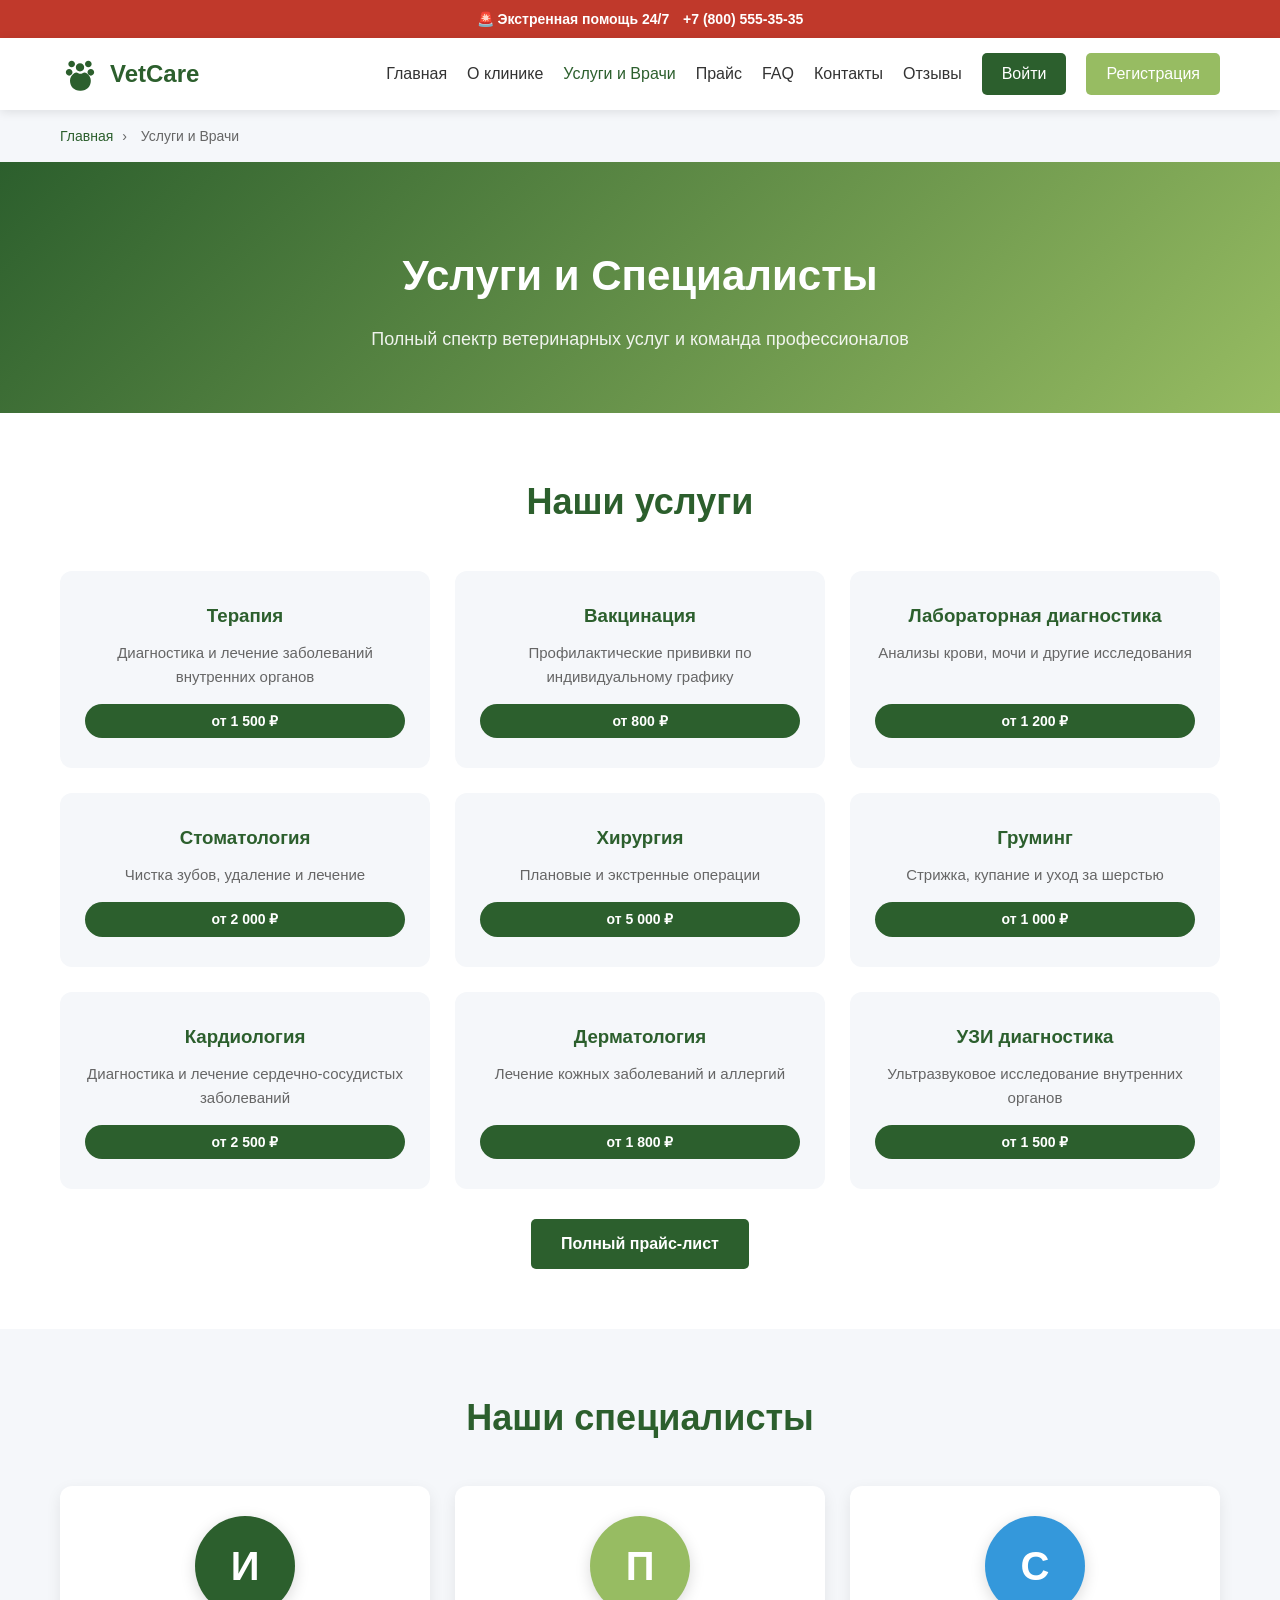
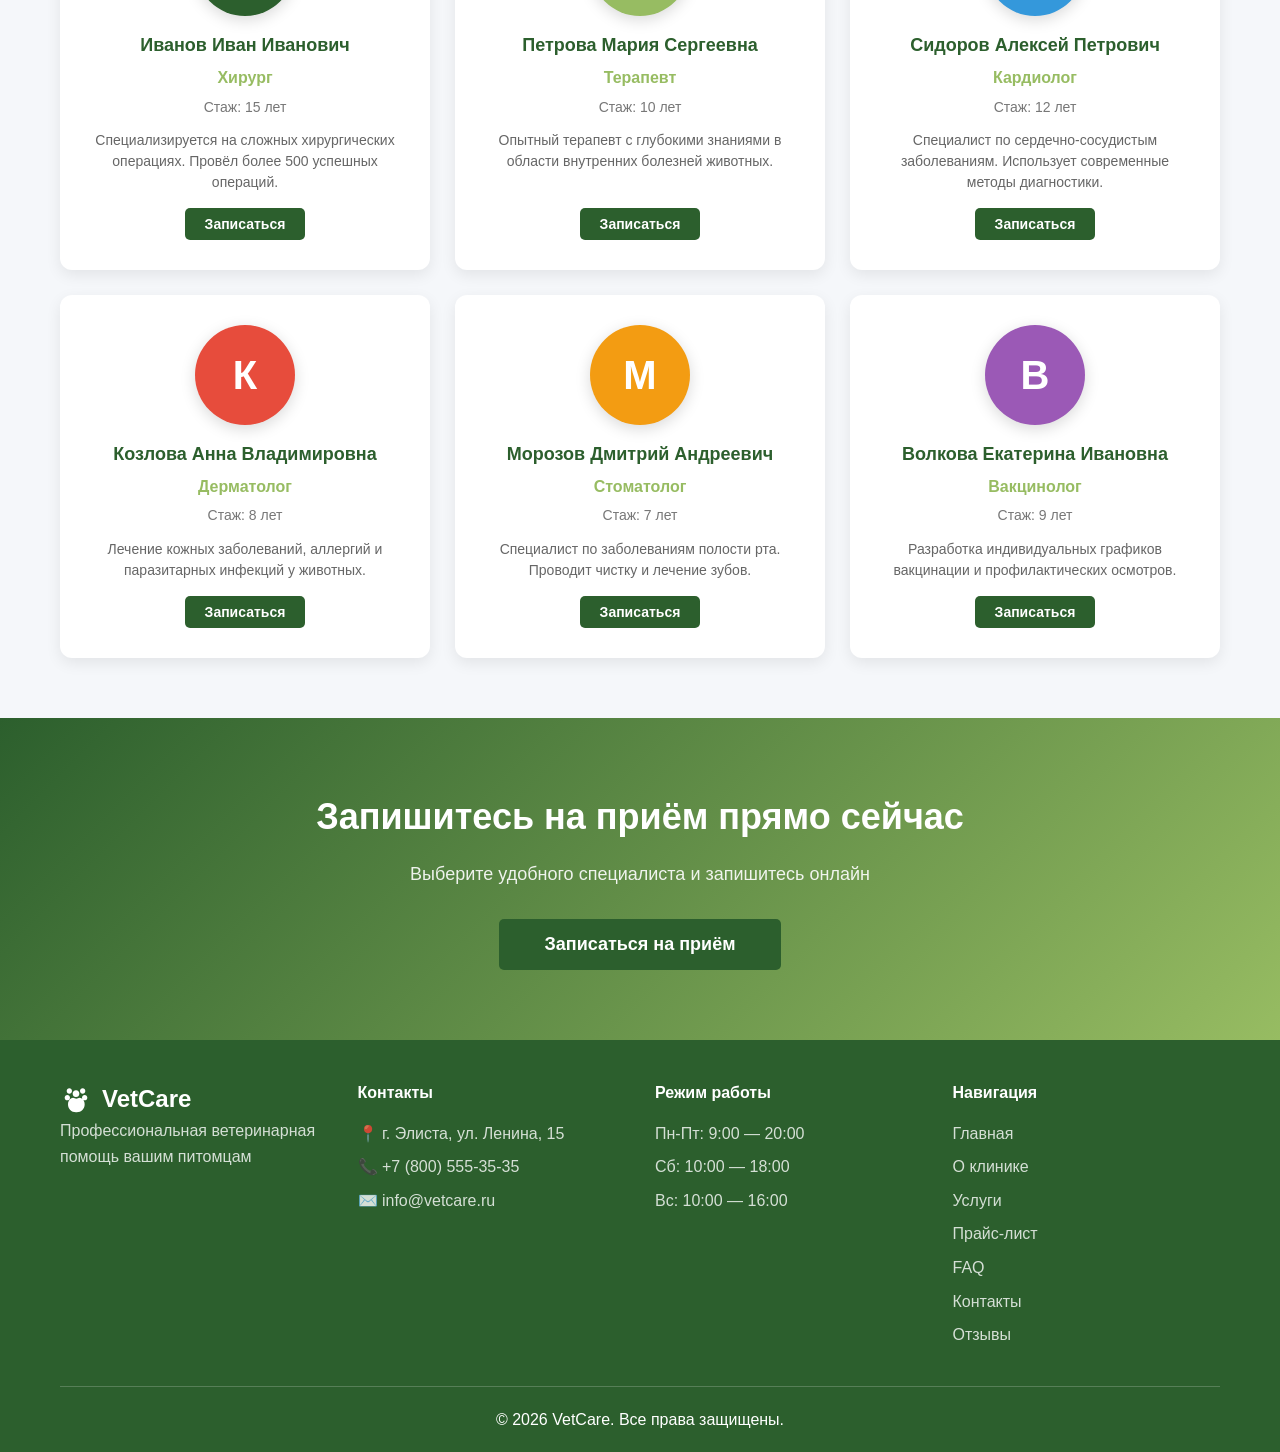
<file: services.html>
<!DOCTYPE html>
<html lang="ru">
<head>
    <meta charset="UTF-8">
    <meta name="viewport" content="width=device-width, initial-scale=1.0">
    <title>Услуги и Врачи — VetCare</title>
    <meta name="description" content="Полный спектр ветеринарных услуг VetCare: терапия, вакцинация, хирургия, стоматология, УЗИ. Опытные врачи — запись онлайн.">
    <meta property="og:title" content="Услуги и Врачи — VetCare">
    <meta property="og:description" content="Полный спектр ветеринарных услуг и команда профессионалов.">
    <meta property="og:type" content="website">
    <meta property="og:image" content="icons/icon.svg">
    <meta name="theme-color" content="#2c5f2d">
    <link rel="manifest" href="manifest.json">
    <link rel="icon" href="icons/icon.svg" type="image/svg+xml">
    <link rel="stylesheet" href="css/style.css">
</head>
<body>
    <div class="emergency-bar">
        🚨 Экстренная помощь 24/7 <a href="tel:+78005553535">+7 (800) 555-35-35</a>
    </div>

    <header class="header">
        <div class="container">
            <a href="index.html" class="logo">
                <svg class="logo-icon" width="40" height="40" viewBox="0 0 24 24" fill="#2c5f2d">
                    <path d="M12 10.5c-1.5 0-2.5-1-2.5-2.5S10.5 5.5 12 5.5s2.5 1 2.5 2.5-1 2.5-2.5 2.5zM7 8c-1.1 0-2-.9-2-2s.9-2 2-2 2 .9 2 2-.9 2-2 2zm10 0c-1.1 0-2-.9-2-2s.9-2 2-2 2 .9 2 2-.9 2-2 2zM5.5 13c-1.1 0-2-.9-2-2s.9-2 2-2 2 .9 2 2-.9 2-2 2zm13 0c-1.1 0-2-.9-2-2s.9-2 2-2 2 .9 2 2-.9 2-2 2zM12 22c-3.5 0-6-2.5-6-6 0-2 1-3.5 2.5-4.5.8-.5 1.7-.5 2.5 0 .8.5 1.7.5 2.5 0 .8-.5 1.7-.5 2.5 0 1.5 1 2.5 2.5 2.5 4.5 0 3.5-2.5 6-6 6z"/>
                </svg>
                <span class="logo-text">VetCare</span>
            </a>
            <nav class="nav"></nav>
            <button class="burger" onclick="toggleMenu()">☰</button>
        </div>
    </header>

    <nav class="breadcrumbs container"></nav>

    <section class="page-hero">
        <div class="container">
            <h1>Услуги и Специалисты</h1>
            <p>Полный спектр ветеринарных услуг и команда профессионалов</p>
        </div>
    </section>

    <section class="services-full">
        <div class="container">
            <h2 class="section-title">Наши услуги</h2>
            <div class="services-grid-full" id="servicesGrid"></div>
            <div class="text-center" style="margin-top:30px;">
                <a href="prices.html" class="btn btn-primary">Полный прайс-лист</a>
            </div>
        </div>
    </section>

    <section class="doctors-full">
        <div class="container">
            <h2 class="section-title">Наши специалисты</h2>
            <div class="doctors-grid-full" id="doctorsGrid"></div>
        </div>
    </section>

    <section class="cta-section">
        <div class="container">
            <h2>Запишитесь на приём прямо сейчас</h2>
            <p>Выберите удобного специалиста и запишитесь онлайн</p>
            <button class="btn btn-primary btn-large" onclick="handleAppointmentClick()">Записаться на приём</button>
        </div>
    </section>

    <footer class="footer">
        <div class="container">
            <div class="footer-grid">
                <div class="footer-col">
                    <div class="logo">
                        <svg width="32" height="32" viewBox="0 0 24 24" fill="#fff">
                            <path d="M12 10.5c-1.5 0-2.5-1-2.5-2.5S10.5 5.5 12 5.5s2.5 1 2.5 2.5-1 2.5-2.5 2.5zM7 8c-1.1 0-2-.9-2-2s.9-2 2-2 2 .9 2 2-.9 2-2 2zm10 0c-1.1 0-2-.9-2-2s.9-2 2-2 2 .9 2 2-.9 2-2 2zM5.5 13c-1.1 0-2-.9-2-2s.9-2 2-2 2 .9 2 2-.9 2-2 2zm13 0c-1.1 0-2-.9-2-2s.9-2 2-2 2 .9 2 2-.9 2-2 2zM12 22c-3.5 0-6-2.5-6-6 0-2 1-3.5 2.5-4.5.8-.5 1.7-.5 2.5 0 .8.5 1.7.5 2.5 0 .8-.5 1.7-.5 2.5 0 1.5 1 2.5 2.5 2.5 4.5 0 3.5-2.5 6-6 6z"/>
                        </svg>
                        <span class="logo-text">VetCare</span>
                    </div>
                    <p>Профессиональная ветеринарная помощь вашим питомцам</p>
                </div>
                <div class="footer-col">
                    <h4>Контакты</h4>
                    <p>📍 г. Элиста, ул. Ленина, 15</p>
                    <p>📞 +7 (800) 555-35-35</p>
                    <p>✉️ info@vetcare.ru</p>
                </div>
                <div class="footer-col">
                    <h4>Режим работы</h4>
                    <p>Пн-Пт: 9:00 — 20:00</p>
                    <p>Сб: 10:00 — 18:00</p>
                    <p>Вс: 10:00 — 16:00</p>
                </div>
                <div class="footer-col">
                    <h4>Навигация</h4>
                    <a href="index.html">Главная</a>
                    <a href="about.html">О клинике</a>
                    <a href="services.html">Услуги</a>
                    <a href="prices.html">Прайс-лист</a>
                    <a href="faq.html">FAQ</a>
                    <a href="contacts.html">Контакты</a>
                    <a href="reviews.html">Отзывы</a>
                </div>
            </div>
            <div class="footer-bottom">
                <p>© 2026 VetCare. Все права защищены.</p>
            </div>
        </div>
    </footer>

    <button id="scrollToTopBtn" class="scroll-to-top" title="Вернуться наверх">
        <svg viewBox="0 0 24 24" fill="none" stroke="currentColor" stroke-width="2.5" stroke-linecap="round" stroke-linejoin="round">
            <line x1="12" y1="19" x2="12" y2="5"></line>
            <polyline points="5 12 12 5 19 12"></polyline>
        </svg>
    </button>

    <script src="js/data.js"></script>
    <script src="js/utils.js"></script>
    <script src="js/script.js"></script>
</body>
</html>
</file>
<file: css/style.css>
/* Базовые стили */
* {
    margin: 0;
    padding: 0;
    box-sizing: border-box;
}

body {
    font-family: 'Segoe UI', Tahoma, Geneva, Verdana, sans-serif;
    line-height: 1.6;
    color: #333;
    background-color: #f5f7fa;
}

.container {
    max-width: 1200px;
    margin: 0 auto;
    padding: 0 20px;
}

/* Шапка */
.header {
    background: #fff;
    box-shadow: 0 2px 10px rgba(0,0,0,0.1);
    position: sticky;
    top: 0;
    z-index: 1000;
}

.header .container {
    display: flex;
    justify-content: space-between;
    align-items: center;
    padding: 15px 20px;
}

.logo {
    display: flex;
    align-items: center;
    gap: 10px;
    font-size: 24px;
    font-weight: bold;
    color: #2c5f2d;
}

.logo-icon {
    font-size: 32px;
}

.nav {
    display: flex;
    gap: 20px;
    align-items: center;
}

.nav-link {
    text-decoration: none;
    color: #333;
    font-weight: 500;
    transition: color 0.3s;
}

.nav-link:hover,
.nav-link.active {
    color: #2c5f2d;
}

.btn-login {
    background: #2c5f2d;
    color: #fff !important;
    padding: 8px 20px;
    border-radius: 5px;
}

.btn-register {
    background: #97bc62;
    color: #fff !important;
    padding: 8px 20px;
    border-radius: 5px;
}

.burger {
    display: none;
    background: none;
    border: none;
    font-size: 24px;
    cursor: pointer;
}

/* Главный баннер */
.hero {
    background: linear-gradient(135deg, #2c5f2d 0%, #97bc62 100%);
    color: #fff;
    padding: 100px 0;
    text-align: center;
}

.hero-title {
    font-size: 48px;
    margin-bottom: 20px;
}

.hero-subtitle {
    font-size: 20px;
    margin-bottom: 40px;
    opacity: 0.9;
}

.hero-buttons {
    display: flex;
    gap: 20px;
    justify-content: center;
    flex-wrap: wrap;
}

/* Кнопки */
.btn {
    display: inline-block;
    padding: 12px 30px;
    border: none;
    border-radius: 5px;
    font-size: 16px;
    font-weight: 600;
    cursor: pointer;
    text-decoration: none;
    transition: all 0.3s;
}

.btn-primary {
    background: #2c5f2d;
    color: #fff;
}

.btn-primary:hover {
    background: #1e4220;
    transform: translateY(-2px);
}

.btn-secondary {
    background: #fff;
    color: #2c5f2d;
}

.btn-secondary:hover {
    background: #f0f0f0;
}

.btn-block {
    display: block;
    width: 100%;
}

/* Секции */
section {
    padding: 60px 0;
}

.section-title {
    text-align: center;
    font-size: 36px;
    margin-bottom: 40px;
    color: #2c5f2d;
}

.section-subtitle {
    text-align: center;
    font-size: 18px;
    color: #666;
    margin-bottom: 40px;
}

/* Преимущества */
.features-grid {
    display: grid;
    grid-template-columns: repeat(auto-fit, minmax(250px, 1fr));
    gap: 30px;
}

.feature-card {
    background: #fff;
    padding: 30px;
    border-radius: 10px;
    text-align: center;
    box-shadow: 0 5px 15px rgba(0,0,0,0.1);
    transition: transform 0.3s;
}

.feature-card:hover {
    transform: translateY(-5px);
}

.feature-icon {
    font-size: 48px;
    margin-bottom: 15px;
}

.feature-card h3 {
    margin-bottom: 10px;
    color: #2c5f2d;
}

/* Услуги */
.services-preview {
    background: #fff;
}

.services-grid {
    display: grid;
    grid-template-columns: repeat(auto-fit, minmax(300px, 1fr));
    gap: 30px;
}

.service-card {
    background: #f5f7fa;
    padding: 30px;
    border-radius: 10px;
    text-align: center;
    transition: all 0.3s;
}

.service-card:hover {
    background: #2c5f2d;
    color: #fff;
}

.service-icon {
    font-size: 48px;
    margin-bottom: 15px;
}

/* Врачи */
.doctors-grid {
    display: grid;
    grid-template-columns: repeat(auto-fit, minmax(280px, 1fr));
    gap: 30px;
    margin-bottom: 40px;
}

.doctor-card {
    background: #fff;
    padding: 30px;
    border-radius: 10px;
    text-align: center;
    box-shadow: 0 5px 15px rgba(0,0,0,0.1);
}

.doctor-photo {
    font-size: 64px;
    margin-bottom: 15px;
}

.doctor-spec {
    color: #2c5f2d;
    font-weight: 600;
    margin: 10px 0;
}

.doctor-exp {
    color: #666;
}

.text-center {
    text-align: center;
}

/* Форма обратной связи */
.feedback-section {
    background: #f5f7fa;
}

.feedback-form {
    max-width: 700px;
    margin: 0 auto;
    background: #fff;
    padding: 40px;
    border-radius: 10px;
    box-shadow: 0 5px 15px rgba(0,0,0,0.1);
}

/* Формы */
.form-group {
    margin-bottom: 20px;
}

.form-group label {
    display: block;
    margin-bottom: 8px;
    font-weight: 600;
    color: #333;
}

.form-group input,
.form-group select,
.form-group textarea {
    width: 100%;
    padding: 12px;
    border: 2px solid #e0e0e0;
    border-radius: 5px;
    font-size: 16px;
    transition: border-color 0.3s;
}

.form-group input:focus,
.form-group select:focus,
.form-group textarea:focus {
    outline: none;
    border-color: #2c5f2d;
}

.form-row {
    display: grid;
    grid-template-columns: 1fr 1fr;
    gap: 20px;
}

.checkbox-group {
    display: flex;
    align-items: center;
    gap: 10px;
}

.checkbox-group input {
    width: auto;
}

/* Авторизация */
.auth-section {
    min-height: calc(100vh - 200px);
    display: flex;
    align-items: center;
    justify-content: center;
    padding: 40px 0;
}

.auth-card {
    background: #fff;
    padding: 40px;
    border-radius: 10px;
    box-shadow: 0 5px 20px rgba(0,0,0,0.1);
    max-width: 500px;
    width: 100%;
}

.auth-title {
    text-align: center;
    font-size: 32px;
    margin-bottom: 10px;
    color: #2c5f2d;
}

.auth-subtitle {
    text-align: center;
    color: #666;
    margin-bottom: 30px;
}

.auth-footer {
    text-align: center;
    margin-top: 20px;
    padding-top: 20px;
    border-top: 1px solid #e0e0e0;
}

.auth-footer a {
    color: #2c5f2d;
    font-weight: 600;
}

/* Личный кабинет */
.dashboard-section {
    padding: 40px 0;
}

.dashboard-layout {
    display: grid;
    grid-template-columns: 280px 1fr;
    gap: 30px;
}

.dashboard-sidebar {
    background: #fff;
    padding: 30px;
    border-radius: 10px;
    box-shadow: 0 5px 15px rgba(0,0,0,0.1);
    height: fit-content;
}

.user-info {
    text-align: center;
    padding-bottom: 20px;
    border-bottom: 1px solid #e0e0e0;
    margin-bottom: 20px;
}

.user-avatar {
    font-size: 64px;
    margin-bottom: 10px;
}

.dashboard-nav {
    display: flex;
    flex-direction: column;
    gap: 10px;
}

.dash-link {
    padding: 12px 15px;
    text-decoration: none;
    color: #333;
    border-radius: 5px;
    transition: all 0.3s;
}

.dash-link:hover,
.dash-link.active {
    background: #2c5f2d;
    color: #fff;
}

.dashboard-content {
    background: #fff;
    padding: 30px;
    border-radius: 10px;
    box-shadow: 0 5px 15px rgba(0,0,0,0.1);
}

.dash-tab {
    display: none;
}

.dash-tab.active {
    display: block;
}

.dash-tab h2 {
    margin-bottom: 20px;
    color: #2c5f2d;
}

/* Питомцы */
.pets-list {
    display: grid;
    grid-template-columns: repeat(auto-fill, minmax(280px, 1fr));
    gap: 20px;
    margin: 20px 0;
}

.pet-card {
    background: #f5f7fa;
    padding: 20px;
    border-radius: 10px;
    border-left: 4px solid #2c5f2d;
}

.pet-card h4 {
    color: #2c5f2d;
    margin-bottom: 10px;
}

.pet-form {
    background: #f5f7fa;
    padding: 30px;
    border-radius: 10px;
    margin-top: 20px;
}

.form-buttons {
    display: flex;
    gap: 10px;
    margin-top: 20px;
}

/* Записи */
.appointments-list {
    margin-top: 40px;
}

.appointment-card {
    background: #f5f7fa;
    padding: 20px;
    border-radius: 10px;
    margin-bottom: 15px;
    border-left: 4px solid #97bc62;
}

.appointment-card .status {
    display: inline-block;
    padding: 4px 12px;
    border-radius: 20px;
    font-size: 14px;
    font-weight: 600;
    margin-top: 10px;
}

.status-new {
    background: #fff3cd;
    color: #856404;
}

.status-confirmed {
    background: #d4edda;
    color: #155724;
}

.status-completed {
    background: #d1ecf1;
    color: #0c5460;
}

/* История */
.history-card {
    display: flex;
    gap: 20px;
    background: #f5f7fa;
    padding: 20px;
    border-radius: 10px;
    margin-bottom: 15px;
}

.history-date {
    background: #2c5f2d;
    color: #fff;
    padding: 10px 15px;
    border-radius: 5px;
    font-weight: 600;
    white-space: nowrap;
}

.history-info h4 {
    color: #2c5f2d;
    margin-bottom: 5px;
}

/* Рейтинг */
.rating {
    display: flex;
    flex-direction: row-reverse;
    justify-content: flex-end;
    gap: 5px;
}

.rating input {
    display: none;
}

.rating label {
    font-size: 32px;
    color: #ddd;
    cursor: pointer;
    transition: color 0.3s;
}

.rating input:checked ~ label,
.rating label:hover,
.rating label:hover ~ label {
    color: #ffc107;
}

/* Подвал */
.footer {
    background: #2c5f2d;
    color: #fff;
    padding: 40px 0 20px;
}

.footer-grid {
    display: grid;
    grid-template-columns: repeat(auto-fit, minmax(250px, 1fr));
    gap: 30px;
    margin-bottom: 30px;
}

.footer-col h4 {
    margin-bottom: 15px;
}

.footer-col p,
.footer-col a {
    color: rgba(255,255,255,0.8);
    text-decoration: none;
    margin-bottom: 8px;
    display: block;
}

.footer-col a:hover {
    color: #fff;
}

.footer-bottom {
    text-align: center;
    padding-top: 20px;
    border-top: 1px solid rgba(255,255,255,0.2);
}

/* Адаптивность */
@media (max-width: 768px) {
    .nav {
        display: none;
        position: absolute;
        top: 100%;
        left: 0;
        right: 0;
        background: #fff;
        flex-direction: column;
        padding: 20px;
        box-shadow: 0 5px 10px rgba(0,0,0,0.1);
    }

    .nav.active {
        display: flex;
    }

    .burger {
        display: block;
    }

    .hero-title {
        font-size: 32px;
    }

    .form-row {
        grid-template-columns: 1fr;
    }

    .dashboard-layout {
        grid-template-columns: 1fr;
    }

    .history-card {
        flex-direction: column;
    }
}


/* Стили для SVG иконок */
.logo {
    display: flex;
    align-items: center;
    gap: 10px;
    text-decoration: none;
}

.logo-icon {
    width: 40px;
    height: 40px;
}

.feature-icon,
.service-icon {
    width: 48px;
    height: 48px;
    margin-bottom: 15px;
}

.doctor-photo {
    width: 100px;
    height: 100px;
    border-radius: 50%;
    overflow: hidden;
    margin: 0 auto 15px;
    background: #f0f0f0;
}

.doctor-photo svg {
    width: 100%;
    height: 100%;
}

.pet-card-header {
    display: flex;
    align-items: center;
    gap: 10px;
    margin-bottom: 10px;
}

.pet-icon {
    display: flex;
    align-items: center;
}

.pet-icon svg {
    width: 40px;
    height: 40px;
}

/* Улучшенные стили для карточек питомцев */
.pet-card {
    background: #f5f7fa;
    padding: 20px;
    border-radius: 10px;
    border-left: 4px solid #2c5f2d;
}

.pet-card h4 {
    color: #2c5f2d;
    margin: 0;
    font-size: 18px;
}

.pet-card-body p {
    margin: 5px 0;
    color: #555;
}

/* Стили для страницы "О клинике" - изображение */
.about-image-placeholder {
    width: 100%;
    height: 300px;
    background: linear-gradient(135deg, #2c5f2d 0%, #97bc62 100%);
    border-radius: 10px;
    display: flex;
    align-items: center;
    justify-content: center;
    color: white;
    font-size: 18px;
    margin: 20px 0;
}

/* Стили для карточек услуг с иконками */
.service-card-full .service-icon {
    width: 64px;
    height: 64px;
    margin: 0 auto 15px;
    display: block;
}

/* Стили для карточек врачей */
.doctor-card-full .doctor-photo-full {
    width: 120px;
    height: 120px;
    border-radius: 50%;
    overflow: hidden;
    margin: 0 auto 15px;
    background: #f0f0f0;
}

.doctor-card-full .doctor-photo-full svg {
    width: 100%;
    height: 100%;
}

/* Стили для контактных карточек */
.contact-icon svg {
    width: 48px;
    height: 48px;
    margin: 0 auto 15px;
    display: block;
}

/* Стили для карты */
.map-placeholder {
    background: linear-gradient(135deg, #e8f5e9 0%, #c8e6c9 100%);
    height: 400px;
    border-radius: 10px;
    display: flex;
    flex-direction: column;
    align-items: center;
    justify-content: center;
    box-shadow: 0 5px 15px rgba(0,0,0,0.1);
    border: 2px dashed #2c5f2d;
}

.map-placeholder svg {
    width: 80px;
    height: 80px;
    margin-bottom: 15px;
}

.map-address {
    color: #2c5f2d;
    font-weight: 600;
    margin-top: 10px;
}


/* Ограничение размера иконок в карточках */
.value-icon,
.contact-icon,
.info-card svg {
    width: 48px !important;
    height: 48px !important;
    max-width: 48px !important;
    max-height: 48px !important;
    margin: 0 auto 15px;
    display: block;
}

/* Иконки в карточке контактов */
.contact-card .contact-icon {
    width: 48px !important;
    height: 48px !important;
}

/* Иконка на карте */
.map-placeholder svg {
    width: 64px !important;
    height: 64px !important;
}

/* Иконки в блоке полезной информации */
.info-card svg {
    width: 48px !important;
    height: 48px !important;
}

/* Аватары врачей и команды */
.team-photo svg,
.doctor-photo svg {
    width: 80px !important;
    height: 80px !important;
    border-radius: 50%;
}

.doctor-card-full .doctor-photo-full svg {
    width: 100px !important;
    height: 100px !important;
}


/* Стили для страницы отзывов */
.reviews-section {
    padding: 60px 0;
    background: #f5f7fa;
}

.reviews-stats {
    display: flex;
    justify-content: center;
    gap: 60px;
    margin-bottom: 40px;
    flex-wrap: wrap;
}

.stat-box {
    text-align: center;
    background: #fff;
    padding: 30px 50px;
    border-radius: 10px;
    box-shadow: 0 5px 15px rgba(0,0,0,0.1);
}

.stat-box .stat-number {
    font-size: 48px;
    font-weight: bold;
    color: #2c5f2d;
    margin-bottom: 10px;
}

.stat-box .stars {
    font-size: 24px;
    color: #ffc107;
    margin-bottom: 10px;
}

.stat-box .stat-label {
    color: #666;
    font-size: 16px;
}

.reviews-list {
    display: grid;
    grid-template-columns: repeat(auto-fill, minmax(350px, 1fr));
    gap: 20px;
}

.review-card {
    background: #fff;
    padding: 25px;
    border-radius: 10px;
    box-shadow: 0 3px 10px rgba(0,0,0,0.08);
    border-left: 4px solid #2c5f2d;
}

.review-header {
    display: flex;
    justify-content: space-between;
    align-items: flex-start;
    margin-bottom: 15px;
}

.review-author {
    display: flex;
    align-items: center;
    gap: 12px;
}

.review-avatar {
    width: 48px;
    height: 48px;
    border-radius: 50%;
    background: #2c5f2d;
    color: #fff;
    display: flex;
    align-items: center;
    justify-content: center;
    font-size: 20px;
    font-weight: bold;
}

.review-author h4 {
    color: #2c5f2d;
    margin: 0 0 4px 0;
}

.review-date {
    color: #999;
    font-size: 13px;
    margin: 0;
}

.review-rating {
    font-size: 20px;
    color: #ffc107;
}

.review-doctor {
    color: #666;
    font-size: 14px;
    margin-bottom: 10px;
    font-style: italic;
}

.review-text {
    color: #333;
    line-height: 1.6;
    margin: 0;
}

.empty-reviews {
    text-align: center;
    padding: 60px 20px;
    background: #fff;
    border-radius: 10px;
    color: #666;
    font-size: 18px;
}

@media (max-width: 768px) {
    .reviews-stats {
        gap: 20px;
    }
    .stat-box {
        padding: 20px 30px;
    }
    .reviews-list {
        grid-template-columns: 1fr;
    }
}


/* ==========================================
   Стили для кнопки "Наверх"
   ========================================== */
.scroll-to-top {
    position: fixed;
    bottom: 30px;
    right: 30px;
    width: 50px;
    height: 50px;
    background-color: #2c5f2d; /* Основной зеленый цвет VetCare */
    color: #ffffff;
    border: none;
    border-radius: 50%;
    cursor: pointer;
    display: none; /* Скрыта по умолчанию */
    align-items: center;
    justify-content: center;
    box-shadow: 0 4px 12px rgba(44, 95, 45, 0.4);
    transition: all 0.3s ease;
    z-index: 9999; /* Чтобы кнопка была поверх всех элементов */
}

.scroll-to-top:hover {
    background-color: #1e4220; /* Темнее при наведении */
    transform: translateY(-3px); /* Легкий подъем */
    box-shadow: 0 6px 16px rgba(44, 95, 45, 0.6);
}

.scroll-to-top svg {
    width: 24px;
    height: 24px;
}

/* Адаптивность для мобильных устройств */
@media (max-width: 768px) {
    .scroll-to-top {
        bottom: 20px;
        right: 20px;
        width: 45px;
        height: 45px;
    }
}


/* ==========================================
   ВНУТРЕННИЕ СТРАНИЦЫ: HERO
   ========================================== */
.page-hero {
    background: linear-gradient(135deg, #2c5f2d 0%, #97bc62 100%);
    color: #fff;
    padding: 80px 0 60px;
    text-align: center;
}
.page-hero h1 { font-size: 42px; margin-bottom: 15px; }
.page-hero p { font-size: 18px; opacity: 0.9; max-width: 700px; margin: 0 auto; }

/* ==========================================
   О КЛИНИКЕ
   ========================================== */
.about-section { background: #fff; }
.about-content {
    display: grid;
    grid-template-columns: 1.2fr 1fr;
    gap: 50px;
    align-items: center;
}
.about-text h2 { color: #2c5f2d; font-size: 32px; margin-bottom: 20px; }
.about-text p { margin-bottom: 15px; color: #555; line-height: 1.7; }
.about-image-placeholder {
    width: 100%;
    height: 340px;
    background: linear-gradient(135deg, #2c5f2d 0%, #97bc62 100%);
    border-radius: 15px;
    display: flex;
    align-items: center;
    justify-content: center;
    box-shadow: 0 10px 30px rgba(44, 95, 45, 0.2);
}

.values-section { background: #f5f7fa; }
.values-grid {
    display: grid;
    grid-template-columns: repeat(auto-fit, minmax(240px, 1fr));
    gap: 25px;
}
.value-card {
    background: #fff;
    padding: 30px 25px;
    border-radius: 12px;
    text-align: center;
    box-shadow: 0 5px 15px rgba(0,0,0,0.08);
    transition: transform 0.3s, box-shadow 0.3s;
}
.value-card:hover { transform: translateY(-5px); box-shadow: 0 10px 25px rgba(0,0,0,0.12); }
.value-card h3 { color: #2c5f2d; margin-bottom: 12px; font-size: 20px; }
.value-card p { color: #666; font-size: 15px; }

.stats-section {
    background: linear-gradient(135deg, #2c5f2d 0%, #1e4220 100%);
    color: #fff;
}
.stats-section .section-title { color: #fff; }
.stats-grid {
    display: grid;
    grid-template-columns: repeat(auto-fit, minmax(200px, 1fr));
    gap: 25px;
}
.stat-card {
    text-align: center;
    padding: 30px 20px;
    background: rgba(255,255,255,0.1);
    border-radius: 12px;
    backdrop-filter: blur(4px);
}
.stat-number { font-size: 44px; font-weight: bold; margin-bottom: 10px; color: #97bc62; }
.stat-label { font-size: 16px; opacity: 0.9; }

.team-section { background: #fff; }
.team-grid {
    display: grid;
    grid-template-columns: repeat(auto-fit, minmax(240px, 1fr));
    gap: 25px;
    margin-bottom: 40px;
}
.team-card {
    background: #f5f7fa;
    padding: 30px 20px;
    border-radius: 12px;
    text-align: center;
    transition: transform 0.3s, box-shadow 0.3s;
}
.team-card:hover { transform: translateY(-5px); box-shadow: 0 10px 25px rgba(0,0,0,0.1); }
.team-photo {
    width: 100px; height: 100px;
    margin: 0 auto 15px;
    border-radius: 50%;
    overflow: hidden;
    background: #e0e0e0;
}
.team-card h3 { color: #2c5f2d; font-size: 18px; margin-bottom: 5px; }
.team-position { color: #97bc62; font-weight: 600; margin-bottom: 5px; }
.team-exp { color: #777; font-size: 14px; }

/* ==========================================
   КОНТАКТЫ
   ========================================== */
.contacts-info { background: #fff; }
.contacts-grid {
    display: grid;
    grid-template-columns: repeat(auto-fit, minmax(220px, 1fr));
    gap: 25px;
}
.contact-card {
    background: #f5f7fa;
    padding: 30px 25px;
    border-radius: 12px;
    text-align: center;
    transition: transform 0.3s, box-shadow 0.3s;
}
.contact-card:hover { transform: translateY(-3px); box-shadow: 0 8px 20px rgba(0,0,0,0.1); }
.contact-card h3 { color: #2c5f2d; margin: 10px 0; font-size: 18px; }
.contact-note { color: #999; font-size: 14px; margin-top: 5px; }

.contacts-main { background: #f5f7fa; }
.contacts-layout {
    display: grid;
    grid-template-columns: 1fr 1fr;
    gap: 40px;
    align-items: start;
}
.map-container h2,
.contact-form-container h2 {
    color: #2c5f2d;
    margin-bottom: 20px;
    font-size: 28px;
}
.form-subtitle { color: #666; margin-bottom: 25px; }

.contacts-extra { background: #fff; }
.info-grid {
    display: grid;
    grid-template-columns: repeat(auto-fit, minmax(260px, 1fr));
    gap: 25px;
}
.info-card {
    background: #f5f7fa;
    padding: 30px 25px;
    border-radius: 12px;
    text-align: center;
}
.info-card h3 { color: #2c5f2d; margin-bottom: 10px; font-size: 18px; }
.info-card p { color: #666; font-size: 15px; }

/* ==========================================
   УСЛУГИ И ВРАЧИ
   ========================================== */
.services-full { background: #fff; }
.services-grid-full {
    display: grid;
    grid-template-columns: repeat(auto-fit, minmax(280px, 1fr));
    gap: 25px;
}
.service-card-full {
    background: #f5f7fa;
    padding: 30px 25px;
    border-radius: 12px;
    text-align: center;
    transition: all 0.3s;
    display: flex;
    flex-direction: column;
}
.service-card-full:hover { background: #2c5f2d; color: #fff; transform: translateY(-5px); }
.service-card-full:hover .service-icon { stroke: #fff; }
.service-card-full:hover .service-price { background: #fff; color: #2c5f2d; }
.service-card-full h3 { color: #2c5f2d; margin-bottom: 10px; }
.service-card-full:hover h3 { color: #fff; }
.service-card-full p { color: #666; font-size: 15px; flex: 1; }
.service-card-full:hover p { color: rgba(255,255,255,0.9); }
.service-price {
    display: inline-block;
    margin-top: 15px;
    padding: 6px 18px;
    background: #2c5f2d;
    color: #fff;
    border-radius: 20px;
    font-weight: 600;
    font-size: 14px;
    transition: all 0.3s;
}

.doctors-full { background: #f5f7fa; }
.doctors-grid-full {
    display: grid;
    grid-template-columns: repeat(auto-fit, minmax(280px, 1fr));
    gap: 25px;
}
.doctor-card-full {
    background: #fff;
    padding: 30px 25px;
    border-radius: 12px;
    text-align: center;
    box-shadow: 0 5px 15px rgba(0,0,0,0.08);
    transition: transform 0.3s, box-shadow 0.3s;
    display: flex;
    flex-direction: column;
}
.doctor-card-full:hover { transform: translateY(-5px); box-shadow: 0 10px 25px rgba(0,0,0,0.12); }
.doctor-photo-full {
    width: 110px; height: 110px;
    margin: 0 auto 15px;
    border-radius: 50%;
    overflow: hidden;
    background: #e0e0e0;
}
.doctor-card-full h3 { color: #2c5f2d; font-size: 18px; margin-bottom: 5px; }
.doctor-spec-full { color: #97bc62; font-weight: 600; margin-bottom: 5px; }
.doctor-exp-full { color: #777; font-size: 14px; margin-bottom: 12px; }
.doctor-desc { color: #666; font-size: 14px; flex: 1; margin-bottom: 15px; line-height: 1.5; }

.btn-small { padding: 8px 20px; font-size: 14px; align-self: center; }
.btn-large { padding: 15px 45px; font-size: 18px; }

.cta-section {
    background: linear-gradient(135deg, #2c5f2d 0%, #97bc62 100%);
    color: #fff;
    text-align: center;
    padding: 70px 0;
}
.cta-section h2 { font-size: 36px; margin-bottom: 15px; }
.cta-section p { font-size: 18px; margin-bottom: 30px; opacity: 0.9; }

/* ==========================================
   ФИКС ФУТЕРА (логотип на тёмном фоне)
   ========================================== */
.footer .logo,
.footer .logo-text { color: #fff; }

/* ==========================================
   АВАТАР ПОЛЬЗОВАТЕЛЯ (инициал)
   ========================================== */
.user-avatar {
    width: 80px;
    height: 80px;
    border-radius: 50%;
    background: #2c5f2d;
    color: #fff;
    display: flex;
    align-items: center;
    justify-content: center;
    font-size: 32px;
    font-weight: bold;
    margin: 0 auto 15px;
}

/* ==========================================
   АДАПТИВНОСТЬ ДЛЯ ВНУТРЕННИХ
   ========================================== */
@media (max-width: 768px) {
    .about-content,
    .contacts-layout { grid-template-columns: 1fr; }
    .page-hero { padding: 60px 0 40px; }
    .page-hero h1 { font-size: 28px; }
    .section-title { font-size: 26px; }
    .stats-section .section-title,
    .cta-section h2 { font-size: 26px; }
    .stat-number { font-size: 32px; }
    .about-image-placeholder { height: 220px; }
    .btn-large { padding: 12px 30px; font-size: 16px; }
}


/* ==========================================
   БАЗА: уведомления, ошибки, хлебные крошки
   ========================================== */
#notification-container {
    position: fixed;
    top: 80px; right: 20px;
    z-index: 10000;
    display: flex; flex-direction: column; gap: 10px;
}
.notification {
    padding: 14px 20px;
    border-radius: 8px;
    color: #fff;
    box-shadow: 0 5px 20px rgba(0,0,0,0.15);
    opacity: 0;
    transform: translateX(20px);
    transition: all 0.3s;
    max-width: 320px;
    font-weight: 500;
}
.notification.show { opacity: 1; transform: translateX(0); }
.notification-success { background: #2c5f2d; }
.notification-error { background: #c0392b; }

.field-error { display: block; color: #c0392b; font-size: 13px; margin-top: 4px; }
.input-error { border-color: #c0392b !important; }

.breadcrumbs {
    padding: 15px 20px;
    font-size: 14px;
    color: #666;
}
.breadcrumbs a { color: #2c5f2d; text-decoration: none; }
.breadcrumbs a:hover { text-decoration: underline; }
.breadcrumbs span { margin: 0 5px; }

/* ==========================================
   ВНУТРЕННИЕ: hero, о клинике, контакты (см. прошлый ответ)
   [все стили .page-hero, .about-*, .values-*, .stats-*,
    .team-*, .contacts-*, .services-*, .doctors-*, .cta-*
    из предыдущего ответа — оставь их]
   ========================================== */

/* ==========================================
   ЭКСТРЕННЫЙ БЛОК (шапка и главная)
   ========================================== */
.emergency-bar {
    background: #c0392b;
    color: #fff;
    padding: 8px 0;
    text-align: center;
    font-weight: 600;
    font-size: 14px;
}
.emergency-bar a { color: #fff; text-decoration: none; margin-left: 10px; }
.emergency-bar a:hover { text-decoration: underline; }

.emergency-hero {
    background: linear-gradient(135deg, #c0392b 0%, #8e2a1f 100%);
    color: #fff;
    padding: 25px 0;
    margin: 30px 0;
    border-radius: 15px;
}
.emergency-hero .container {
    display: flex;
    justify-content: space-between;
    align-items: center;
    gap: 20px;
    flex-wrap: wrap;
}
.emergency-hero h2 { font-size: 22px; margin: 0; }
.emergency-hero p { margin: 5px 0 0; opacity: 0.9; font-size: 14px; }
.emergency-phone {
    font-size: 26px;
    font-weight: bold;
    white-space: nowrap;
}
.emergency-phone a { color: #fff; text-decoration: none; }

/* ==========================================
   МОДАЛКА
   ========================================== */
.modal-overlay {
    position: fixed; inset: 0;
    background: rgba(0,0,0,0.6);
    display: none;
    align-items: center;
    justify-content: center;
    z-index: 9999;
    padding: 20px;
}
.modal-overlay.show { display: flex; }
.modal {
    background: #fff;
    padding: 35px;
    border-radius: 15px;
    max-width: 500px;
    width: 100%;
    position: relative;
    max-height: 90vh;
    overflow-y: auto;
    animation: modalIn 0.25s ease;
}
@keyframes modalIn { from { transform: scale(0.9); opacity: 0; } to { transform: scale(1); opacity: 1; } }
.modal-close {
    position: absolute;
    top: 12px; right: 15px;
    background: none; border: none;
    font-size: 28px; cursor: pointer;
    color: #999;
}
.modal h2 { color: #2c5f2d; margin-bottom: 20px; }

/* ==========================================
   STICKY-КНОПКА НА МОБИЛЬНЫХ
   ========================================== */
.sticky-appointment {
    display: none;
    position: fixed;
    bottom: 15px; left: 15px; right: 15px;
    background: #2c5f2d;
    color: #fff;
    text-align: center;
    padding: 15px;
    border-radius: 10px;
    font-weight: 600;
    text-decoration: none;
    box-shadow: 0 5px 20px rgba(44,95,45,0.4);
    z-index: 9998;
    font-size: 16px;
}
.sticky-appointment:hover { background: #1e4220; color: #fff; }
@media (max-width: 768px) {
    .sticky-appointment { display: block; }
    body { padding-bottom: 70px; }
}

/* ==========================================
   ГАЛЕРЕЯ
   ========================================== */
.gallery-grid {
    display: grid;
    grid-template-columns: repeat(auto-fit, minmax(220px, 1fr));
    gap: 15px;
    margin-top: 30px;
}
.gallery-item {
    height: 200px;
    border-radius: 10px;
    display: flex;
    align-items: center;
    justify-content: center;
    color: #fff;
    font-weight: 600;
    font-size: 16px;
    transition: transform 0.3s;
    cursor: pointer;
    overflow: hidden;
}
.gallery-item:hover { transform: scale(1.03); }
.gallery-item:nth-child(1) { background: linear-gradient(135deg,#2c5f2d,#97bc62); }
.gallery-item:nth-child(2) { background: linear-gradient(135deg,#3498db,#5dade2); }
.gallery-item:nth-child(3) { background: linear-gradient(135deg,#f39c12,#f8c471); }
.gallery-item:nth-child(4) { background: linear-gradient(135deg,#9b59b6,#bb8fce); }
.gallery-item:nth-child(5) { background: linear-gradient(135deg,#e74c3c,#ec7063); }
.gallery-item:nth-child(6) { background: linear-gradient(135deg,#16a085,#48c9b0); }

/* ==========================================
   КАРУСЕЛЬ ОТЗЫВОВ НА ГЛАВНОЙ
   ========================================== */
.reviews-carousel {
    display: flex;
    overflow-x: auto;
    scroll-snap-type: x mandatory;
    gap: 20px;
    padding-bottom: 15px;
    -webkit-overflow-scrolling: touch;
}
.reviews-carousel .review-card {
    flex: 0 0 340px;
    scroll-snap-align: start;
    min-height: 180px;
}
.reviews-carousel::-webkit-scrollbar { height: 6px; }
.reviews-carousel::-webkit-scrollbar-thumb { background: #97bc62; border-radius: 3px; }

/* ==========================================
   FAQ
   ========================================== */
.faq-section { background: #fff; }
.faq-list { max-width: 800px; margin: 0 auto; }
.faq-item {
    background: #f5f7fa;
    border-radius: 10px;
    margin-bottom: 12px;
    padding: 0 20px;
    overflow: hidden;
    transition: background 0.2s;
}
.faq-item[open] { background: #e8f5e9; }
.faq-item summary {
    padding: 18px 0;
    cursor: pointer;
    font-weight: 600;
    color: #2c5f2d;
    font-size: 17px;
    list-style: none;
    position: relative;
    padding-right: 30px;
}
.faq-item summary::-webkit-details-marker { display: none; }
.faq-item summary::after {
    content: '+';
    position: absolute;
    right: 0; top: 50%;
    transform: translateY(-50%);
    font-size: 24px;
    color: #97bc62;
    transition: transform 0.2s;
}
.faq-item[open] summary::after { transform: translateY(-50%) rotate(45deg); }
.faq-item p { padding: 0 0 18px; margin: 0; color: #555; line-height: 1.7; }

/* ==========================================
   ПРАЙС
   ========================================== */
.prices-section { background: #fff; }
.price-search {
    max-width: 400px;
    margin: 0 auto 30px;
}
.price-search input {
    width: 100%;
    padding: 14px 20px;
    border: 2px solid #e0e0e0;
    border-radius: 25px;
    font-size: 16px;
}
.price-search input:focus { outline: none; border-color: #2c5f2d; }
.price-table-wrap { overflow-x: auto; }
.price-table {
    width: 100%;
    border-collapse: collapse;
    background: #fff;
    border-radius: 10px;
    overflow: hidden;
    box-shadow: 0 3px 15px rgba(0,0,0,0.08);
}
.price-table th {
    background: #2c5f2d;
    color: #fff;
    padding: 15px;
    text-align: left;
}
.price-table td {
    padding: 15px;
    border-bottom: 1px solid #eee;
}
.price-table tr:hover { background: #f5f7fa; }
.price-val { color: #2c5f2d; font-weight: 700; white-space: nowrap; }
.price-note {
    margin-top: 20px;
    color: #888;
    font-size: 14px;
    text-align: center;
    font-style: italic;
}

/* ==========================================
   АВАТАРЫ ПО ИНИЦИАЛУ (вместо SVG-силуэтов)
   ========================================== */
.doctor-avatar-init {
    width: 100px; height: 100px;
    border-radius: 50%;
    margin: 0 auto 15px;
    display: flex;
    align-items: center;
    justify-content: center;
    color: #fff;
    font-size: 40px;
    font-weight: bold;
    box-shadow: 0 4px 15px rgba(0,0,0,0.15);
}

/* ==========================================
   МЕДКАРТА ПИТОМЦА
   ========================================== */
.med-card {
    margin-top: 15px;
    padding-top: 15px;
    border-top: 1px solid #dde;
    font-size: 14px;
}
.med-section { margin-bottom: 15px; }
.med-section:last-child { margin-bottom: 0; }
.med-header {
    display: flex;
    justify-content: space-between;
    align-items: center;
    margin-bottom: 8px;
    color: #2c5f2d;
}
.med-row {
    display: flex;
    justify-content: space-between;
    padding: 5px 0;
    border-bottom: 1px dashed #e0e0e0;
    gap: 10px;
}
.med-row small { color: #888; font-size: 12px; white-space: nowrap; }
.med-empty { color: #aaa; font-size: 13px; margin: 4px 0; }
.btn-link {
    background: none; border: none;
    color: #97bc62; cursor: pointer;
    font-size: 13px; font-weight: 600;
    padding: 0;
}
.btn-link:hover { color: #2c5f2d; text-decoration: underline; }

/* ==========================================
   НАПОМИНАНИЕ О ПРИВИВКАХ (баннер в ЛК)
   ========================================== */
.reminder-block {
    background: #fff3cd;
    border-left: 4px solid #f39c12;
    padding: 15px 20px;
    border-radius: 8px;
    margin: 0 0 25px;
    color: #856404;
    font-size: 14px;
    line-height: 1.6;
}

/* ==========================================
   СЛОТЫ ЗАПИСИ
   ========================================== */
.app-slots {
    display: grid;
    grid-template-columns: repeat(auto-fill, minmax(75px, 1fr));
    gap: 8px;
    margin-top: 8px;
}
.slot-btn {
    padding: 10px 8px;
    background: #f5f7fa;
    border: 2px solid #e0e0e0;
    border-radius: 6px;
    cursor: pointer;
    font-weight: 600;
    color: #333;
    transition: all 0.2s;
    font-size: 14px;
}
.slot-btn:hover { border-color: #97bc62; }
.slot-btn.active {
    background: #2c5f2d;
    color: #fff;
    border-color: #2c5f2d;
}

/* ==========================================
   404 / OFFLINE
   ========================================== */
.error-hero {
    min-height: 60vh;
    display: flex;
    align-items: center;
    justify-content: center;
    text-align: center;
    background: linear-gradient(135deg, #2c5f2d 0%, #97bc62 100%);
    color: #fff;
    padding: 60px 0;
}
.error-hero h1 { font-size: 100px; margin: 0; }
.error-hero p { font-size: 20px; opacity: 0.9; margin: 15px 0 20px; }

/* ==========================================
   СЕО / OG помощник (не стиль, а мета — см. HTML)
   ========================================== */
</file>
